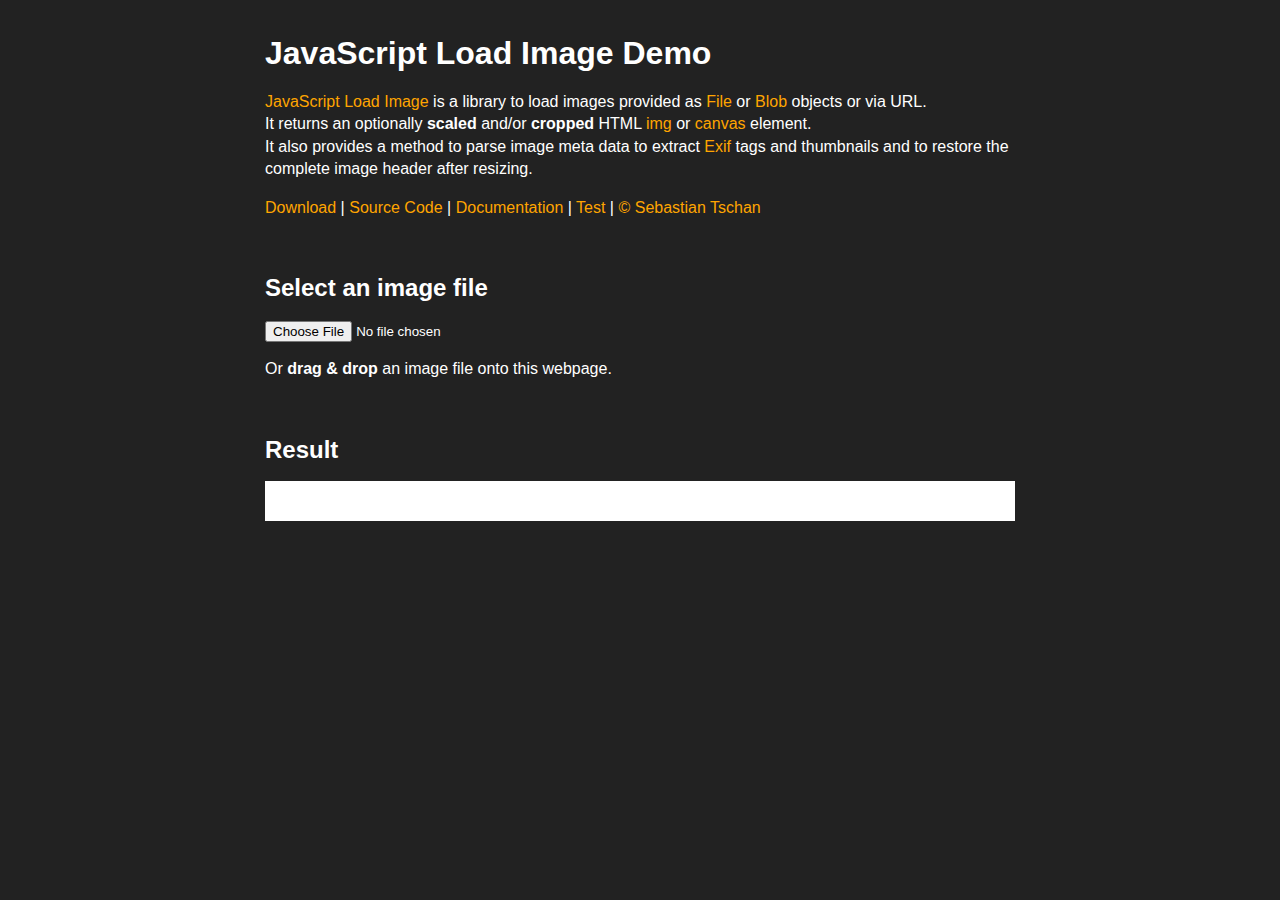
<file: static/RichFilemanager/scripts/JavaScript-Load-Image/index.html>
<!DOCTYPE HTML>
<!--
/*
 * JavaScript Load Image Demo
 * https://github.com/blueimp/JavaScript-Load-Image
 *
 * Copyright 2011, Sebastian Tschan
 * https://blueimp.net
 *
 * Licensed under the MIT license:
 * http://www.opensource.org/licenses/MIT
 */
-->
<html lang="en">
<head>
<!--[if IE]>
<meta http-equiv="X-UA-Compatible" content="IE=edge,chrome=1">
<![endif]-->
<meta charset="utf-8">
<title>JavaScript Load Image</title>
<meta name="description" content="JavaScript Load Image is a library to load images provided as File or Blob objects or via URL. It returns an optionally scaled and/or cropped HTML img or canvas element. It also provides a method to parse image meta data to extract Exif tags and thumbnails and to restore the complete image header after resizing.">
<meta name="viewport" content="width=device-width, initial-scale=1.0">
<!-- Jcrop is not required by JavaScript Load Image, but included for the demo -->
<link rel="stylesheet" href="css/vendor/jquery.Jcrop.css">
<link rel="stylesheet" href="css/demo.css">
</head>
<body>
<h1>JavaScript Load Image Demo</h1>
<p><a href="https://github.com/blueimp/JavaScript-Load-Image">JavaScript Load Image</a> is a library to load images provided as <a href="https://developer.mozilla.org/en/DOM/File">File</a> or <a href="https://developer.mozilla.org/en/DOM/Blob">Blob</a> objects or via URL.<br>
It returns an optionally <strong>scaled</strong> and/or <strong>cropped</strong> HTML <a href="https://developer.mozilla.org/en/docs/HTML/Element/Img">img</a> or <a href="https://developer.mozilla.org/en/docs/HTML/Canvas">canvas</a> element.<br>
It also provides a method to parse image meta data to extract <a href="https://en.wikipedia.org/wiki/Exif">Exif</a> tags and thumbnails and to restore the complete image header after resizing.</p>
<ul class="navigation">
    <li><a href="https://github.com/blueimp/JavaScript-Load-Image/tags">Download</a></li>
    <li><a href="https://github.com/blueimp/JavaScript-Load-Image">Source Code</a></li>
    <li><a href="https://github.com/blueimp/JavaScript-Load-Image/blob/master/README.md">Documentation</a></li>
    <li><a href="test/">Test</a></li>
    <li><a href="https://blueimp.net">&copy; Sebastian Tschan</a></li>
</ul>
<br>
<h2>Select an image file</h2>
<p><input type="file" id="file-input"></p>
<p>Or <strong>drag &amp; drop</strong> an image file onto this webpage.</p>
<br>
<h2>Result</h2>
<p id="actions" style="display:none;">
	<button type="button" id="edit">Edit</button>
	<button type="button" id="crop">Crop</button>
</p>
<div id="result" class="result">
    <p>This demo works only in browsers with support for the <a href="https://developer.mozilla.org/en/DOM/window.URL">URL</a> or <a href="https://developer.mozilla.org/en/DOM/FileReader">FileReader</a> API.</p>
</div>
<br>
<div id="exif" class="exif" style="display:none;">
    <h2>Exif meta data</h2>
    <p id="thumbnail" class="thumbnail" style="display:none;"></p>
    <table></table>
</div>
<br>
<script src="js/load-image.js"></script>
<script src="js/load-image-orientation.js"></script>
<script src="js/load-image-meta.js"></script>
<script src="js/load-image-exif.js"></script>
<script src="js/load-image-exif-map.js"></script>
<!-- jQuery and Jcrop are not required by JavaScript Load Image, but included for the demo -->
<script src="js/vendor/jquery.js"></script>
<script src="js/vendor/jquery.Jcrop.js"></script>
<script src="js/demo.js"></script>
</body>
</html>
</file>
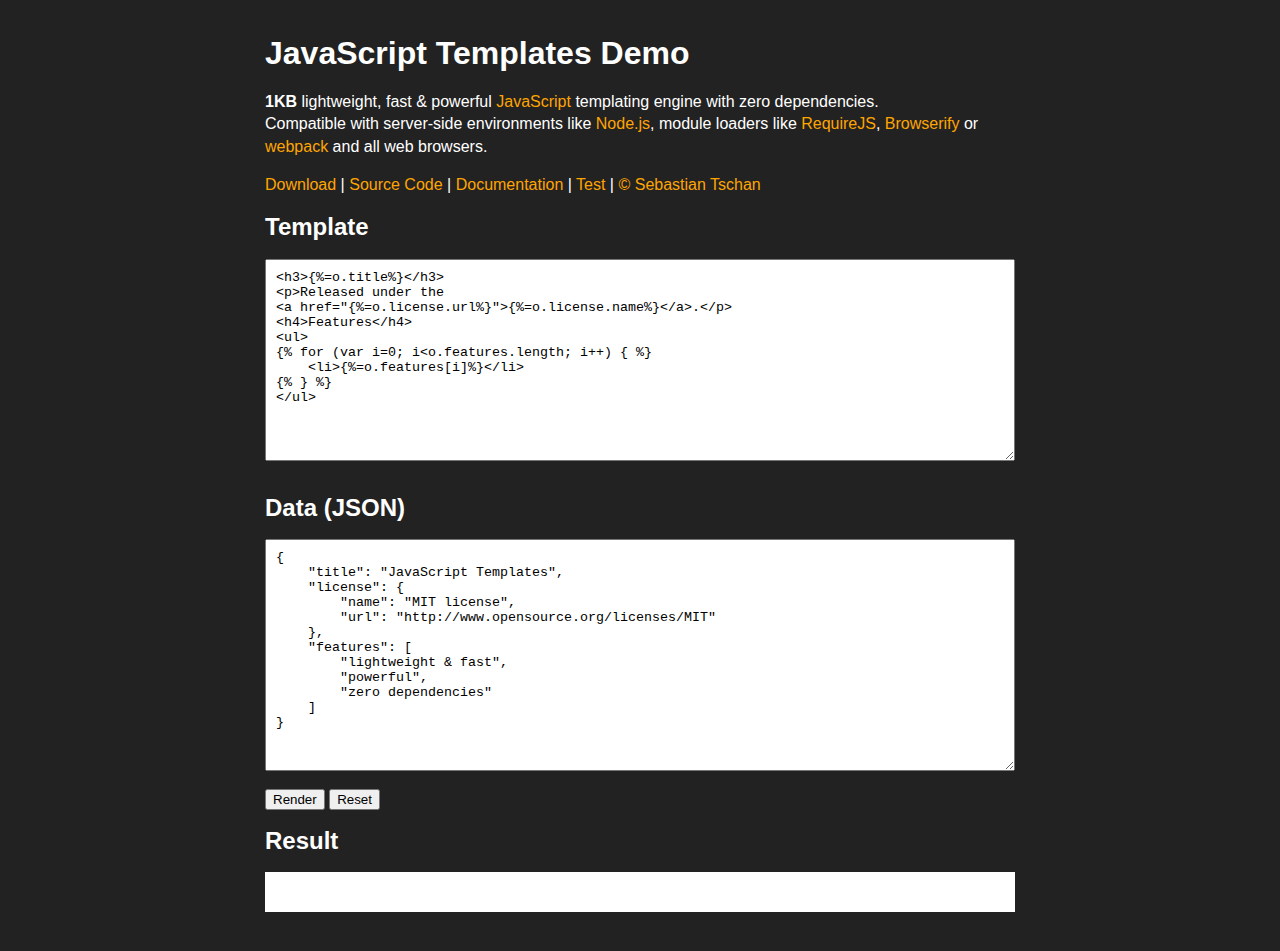
<file: static/RichFilemanager/scripts/javascript-templates/index.html>
<!DOCTYPE HTML>
<!--
/*
 * JavaScript Templates Demo
 * https://github.com/blueimp/JavaScript-Templates
 *
 * Copyright 2011, Sebastian Tschan
 * https://blueimp.net
 *
 * Licensed under the MIT license:
 * http://www.opensource.org/licenses/MIT
 */
-->
<html lang="en">
<head>
<!--[if IE]>
<meta http-equiv="X-UA-Compatible" content="IE=edge,chrome=1">
<![endif]-->
<meta charset="utf-8">
<title>JavaScript Templates Demo</title>
<meta name="description" content="1KB lightweight, fast &amp; powerful JavaScript templating engine with zero dependencies. Compatible with server-side environments like Node.js, module loaders like RequireJS, Browserify or webpack and all web browsers.">
<meta name="viewport" content="width=device-width, initial-scale=1.0">
<link rel="stylesheet" href="css/demo.css">
</head>
<body>
<h1>JavaScript Templates Demo</h1>
<p><strong>1KB</strong> lightweight, fast &amp; powerful <a href="https://developer.mozilla.org/en/JavaScript/">JavaScript</a> templating engine with zero dependencies.<br>
Compatible with server-side environments like <a href="http://nodejs.org/">Node.js</a>, module loaders like <a href="http://requirejs.org/">RequireJS</a>, <a href="http://browserify.org/">Browserify</a> or <a href="https://webpack.github.io/">webpack</a> and all web browsers.</p>
<ul class="navigation">
    <li><a href="https://github.com/blueimp/JavaScript-Templates/tags">Download</a></li>
    <li><a href="https://github.com/blueimp/JavaScript-Templates">Source Code</a></li>
    <li><a href="https://github.com/blueimp/JavaScript-Templates/blob/master/README.md">Documentation</a></li>
    <li><a href="test/">Test</a></li>
    <li><a href="https://blueimp.net">&copy; Sebastian Tschan</a></li>
</ul>
<form>
    <h2>Template</h2>
    <textarea rows="12" id="template"></textarea>
    <br>
    <h2>Data (JSON)</h2>
    <textarea rows="14" id="data"></textarea>
    <br>
    <button type="submit" id="render">Render</button>
    <button type="reset" id="reset">Reset</button>
    <h2>Result</h2>
    <div id="result" class="result"></div>
    <br>
</form>
<script type="text/x-tmpl" id="tmpl-demo">
<h3>{%=o.title%}</h3>
<p>Released under the
<a href="{%=o.license.url%}">{%=o.license.name%}</a>.</p>
<h4>Features</h4>
<ul>
{% for (var i=0; i<o.features.length; i++) { %}
    <li>{%=o.features[i]%}</li>
{% } %}
</ul>
</script>
<script type="text/x-tmpl" id="tmpl-data">
{
    "title": "JavaScript Templates",
    "license": {
        "name": "MIT license",
        "url": "http://www.opensource.org/licenses/MIT"
    },
    "features": [
        "lightweight & fast",
        "powerful",
        "zero dependencies"
    ]
}
</script>
<script type="text/x-tmpl" id="tmpl-error">
<h3 class="error">{%=o.title%}</h3>
<code>{%=o.error%}</code>
</script>
<script src="js/tmpl.js"></script>
<script src="js/demo.js"></script>
</body>
</html>
</file>
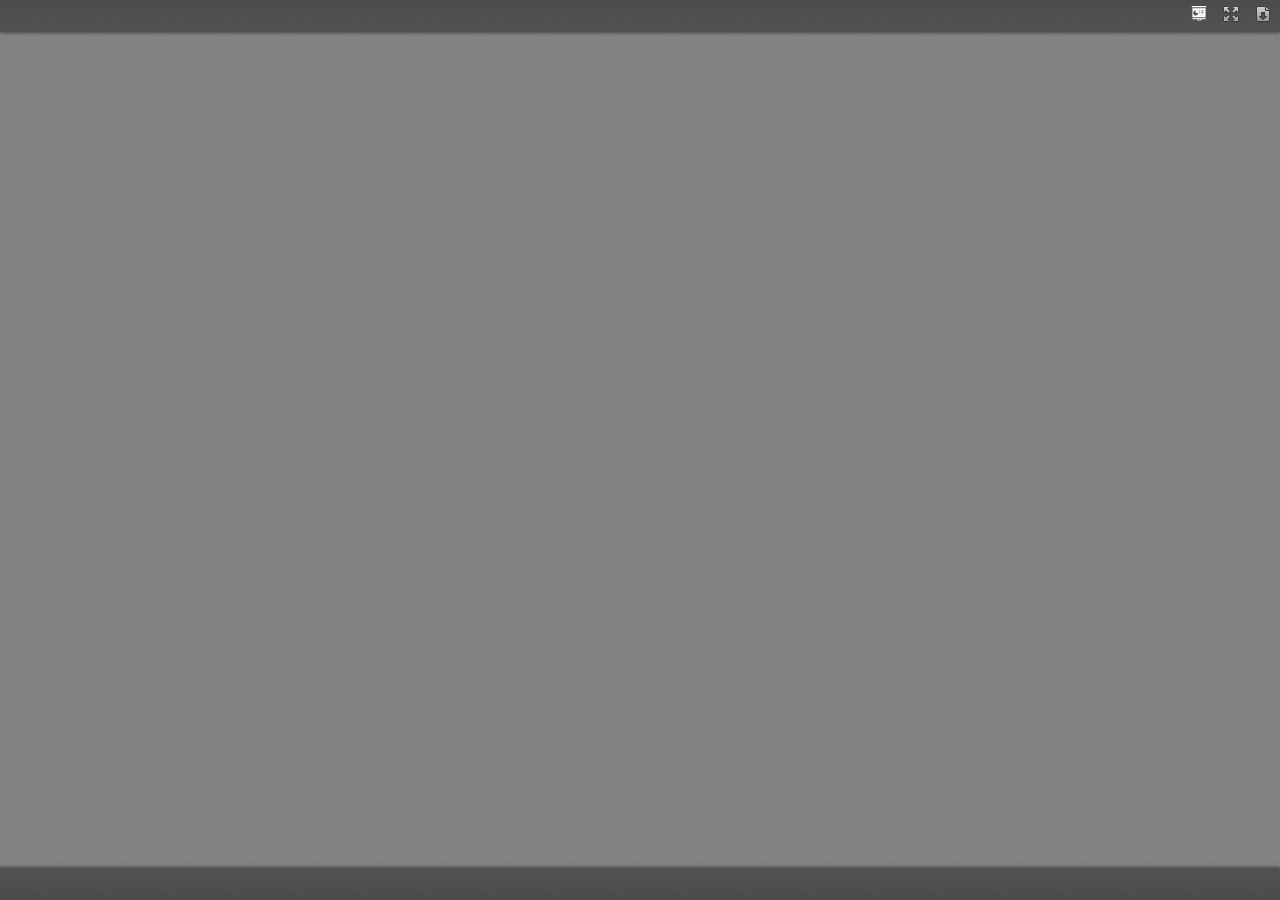
<file: static/RichFilemanager/scripts/ViewerJS/index.html>
<!DOCTYPE html>
<html dir="ltr" lang="en-US">
    <head>
        <meta http-equiv="Content-Type" content="text/html; charset=utf-8"/>
        <style>
            /*remove copyright*/
            #about {display:none !important;}
        </style>

<!--
This is a generated file. DO NOT EDIT.

Copyright (C) 2012-2015 KO GmbH <copyright@kogmbh.com>

@licstart
This file is the compiled version of the ViewerJS module.

ViewerJS is free software: you can redistribute it and/or modify it
under the terms of the GNU Affero General Public License (GNU AGPL)
as published by the Free Software Foundation, either version 3 of
the License, or (at your option) any later version.

ViewerJS is distributed in the hope that it will be useful, but
WITHOUT ANY WARRANTY; without even the implied warranty of
MERCHANTABILITY or FITNESS FOR A PARTICULAR PURPOSE.  See the
GNU Affero General Public License for more details.

You should have received a copy of the GNU Affero General Public License
along with ViewerJS.  If not, see <http://www.gnu.org/licenses/>.
@licend

@source: http://viewerjs.org/
@source: http://github.com/kogmbh/ViewerJS
-->

        <title>ViewerJS</title>
        <!-- If you want to use custom CSS (@font-face rules, for example) you should uncomment
             the following reference and use a local.css file for that. See the example.local.css
             file for a sample.
        <link rel="stylesheet" type="text/css" href="local.css" media="screen"/>
        -->
        <meta name="viewport" content="width=device-width, initial-scale=1.0, user-scalable=no, minimum-scale=1.0, maximum-scale=1.0"/>
                <script type="text/javascript">
            ////<![CDATA[
var ODFViewerPlugin_css="@namespace cursor url(urn:webodf:names:cursor);.caret {opacity: 0 !important;}";function ODFViewerPlugin(){function b(b){var a=document.createElement("script");a.async=!1;a.src="./webodf.js";a.type="text/javascript";a.onload=function(){runtime.loadClass("gui.HyperlinkClickHandler");runtime.loadClass("odf.OdfCanvas");runtime.loadClass("ops.Session");runtime.loadClass("gui.CaretManager");runtime.loadClass("gui.HyperlinkTooltipView");runtime.loadClass("gui.SessionController");runtime.loadClass("gui.SvgSelectionView");runtime.loadClass("gui.SelectionViewManager");runtime.loadClass("gui.ShadowCursor");
runtime.loadClass("gui.SessionView");b()};document.head.appendChild(a);a=document.createElementNS(document.head.namespaceURI,"style");a.setAttribute("media","screen, print, handheld, projection");a.setAttribute("type","text/css");a.appendChild(document.createTextNode(ODFViewerPlugin_css));document.head.appendChild(a)}var r=this,f=null,x=null,s=null,k=null;this.initialize=function(q,a){b(function(){var e,c,b,q,l,z,u,v;x=document.getElementById("canvas");f=new odf.OdfCanvas(x);f.load(a);f.addListener("statereadychange",
function(){s=f.odfContainer().rootElement;k=f.odfContainer().getDocumentType(s);if("text"===k){f.enableAnnotations(!0,!1);e=new ops.Session(f);b=e.getOdtDocument();q=new gui.ShadowCursor(b);c=new gui.SessionController(e,"localuser",q,{});v=c.getEventManager();z=new gui.CaretManager(c,f.getViewport());l=new gui.SelectionViewManager(gui.SvgSelectionView);new gui.SessionView({caretAvatarsInitiallyVisible:!1},"localuser",e,c.getSessionConstraints(),z,l);l.registerCursor(q);u=new gui.HyperlinkTooltipView(f,
c.getHyperlinkClickHandler().getModifier);v.subscribe("mousemove",u.showTooltip);v.subscribe("mouseout",u.hideTooltip);var a=new ops.OpAddMember;a.init({memberid:"localuser",setProperties:{fillName:runtime.tr("Unknown Author"),color:"blue"}});e.enqueue([a]);c.insertLocalCursor()}r.onLoad()})})};this.isSlideshow=function(){return"presentation"===k};this.onLoad=function(){};this.fitToWidth=function(b){f.fitToWidth(b)};this.fitToHeight=function(b){f.fitToHeight(b)};this.fitToPage=function(b,a){f.fitToContainingElement(b,
a)};this.fitSmart=function(b){f.fitSmart(b)};this.getZoomLevel=function(){return f.getZoomLevel()};this.setZoomLevel=function(b){f.setZoomLevel(b)};this.getPages=function(){var b=Array.prototype.slice.call(s.getElementsByTagNameNS("urn:oasis:names:tc:opendocument:xmlns:drawing:1.0","page")),a=[],e,c;for(e=0;e<b.length;e+=1)c=[b[e].getAttribute("draw:name"),b[e]],a.push(c);return a};this.showPage=function(b){f.showPage(b)};this.getPluginName=function(){return"WebODF"};this.getPluginVersion=function(){return"undefined"!==
String(typeof webodf)?webodf.Version:"Unknown"};this.getPluginURL=function(){return"http://webodf.org"}};var PDFViewerPlugin_css=".page {margin: 7px auto 7px auto;position: relative;overflow: hidden;background-clip: content-box;background-color: white;box-shadow:         0px 0px 7px rgba(0, 0, 0, 0.75);-webkit-box-shadow: 0px 0px 7px rgba(0, 0, 0, 0.75);-moz-box-shadow:    0px 0px 7px rgba(0, 0, 0, 0.75);-ms-box-shadow:    0px 0px 7px rgba(0, 0, 0, 0.75);-o-box-shadow:    0px 0px 7px rgba(0, 0, 0, 0.75);}.textLayer {position: absolute;left: 0;top: 0;right: 0;bottom: 0;color: #000;font-family: sans-serif;overflow: hidden;}.textLayer > div {color: transparent;position: absolute;line-height: 1;white-space: pre;cursor: text;}::selection { background:rgba(0,0,255,0.3); }::-moz-selection { background:rgba(0,0,255,0.3); }";function PDFViewerPlugin(){function b(d,a){var b=document.createElement("script");b.async=!1;b.src=d;b.type="text/javascript";b.onload=a||b.onload;document.getElementsByTagName("head")[0].appendChild(b)}function r(d){var a;b("./compatibility.js",function(){b("./pdf.js");b("./ui_utils.js");b("./text_layer_builder.js");b("./pdfjsversion.js",d)});a=document.createElementNS(document.head.namespaceURI,"style");a.setAttribute("media","screen, print, handheld, projection");a.setAttribute("type","text/css");
a.appendChild(document.createTextNode(PDFViewerPlugin_css));document.head.appendChild(a)}function f(d){if("none"===d.style.display)return!1;var a=u.scrollTop,b=a+u.clientHeight,c=d.offsetTop;d=c+d.clientHeight;return c>=a&&c<b||d>=a&&d<b||c<a&&d>=b}function x(d,a,b){var e=c[d.pageIndex],f=e.getElementsByTagName("canvas")[0],h=e.getElementsByTagName("div")[0],k="scale("+g+", "+g+")";e.style.width=a+"px";e.style.height=b+"px";f.width=a;f.height=b;h.style.width=a+"px";h.style.height=b+"px";CustomStyle.setProp("transform",
h,k);CustomStyle.setProp("transformOrigin",h,"0% 0%");t[d.pageIndex]=t[d.pageIndex]===l.RUNNING?l.RUNNINGOUTDATED:l.BLANK}function s(d){var a,b;t[d.pageIndex]===l.BLANK&&(t[d.pageIndex]=l.RUNNING,a=c[d.pageIndex],b=B[d.pageIndex],a=a.getElementsByTagName("canvas")[0],d.render({canvasContext:a.getContext("2d"),textLayer:b,viewport:d.getViewport(g)}).promise.then(function(){t[d.pageIndex]===l.RUNNINGOUTDATED?(t[d.pageIndex]=l.BLANK,s(d)):t[d.pageIndex]=l.FINISHED}))}function k(){var d=!a.isSlideshow();
c.forEach(function(a){d&&(a.style.display="block");u.appendChild(a)});a.showPage(1);a.onLoad()}function q(d){var a,b,f,m,h,n;a=d.pageIndex+1;n=d.getViewport(g);h=document.createElement("div");h.id="pageContainer"+a;h.className="page";h.style.display="none";m=document.createElement("canvas");m.id="canvas"+a;b=document.createElement("div");b.className="textLayer";b.id="textLayer"+a;h.appendChild(m);h.appendChild(b);e[d.pageIndex]=d;c[d.pageIndex]=h;t[d.pageIndex]=l.BLANK;x(d,n.width,n.height);y<n.width&&
(y=n.width);w<n.height&&(w=n.height);n.width<n.height&&(p=!1);f=new TextLayerBuilder({textLayerDiv:b,viewport:n,pageIndex:a-1});d.getTextContent().then(function(a){f.setTextContent(a);f.render(z)});B[d.pageIndex]=f;E+=1;E===v.numPages&&k()}var a=this,e=[],c=[],B=[],t=[],l={BLANK:0,RUNNING:1,FINISHED:2,RUNNINGOUTDATED:3},z=200,u=null,v=null,p=!0,g=1,A=1,y=0,w=0,E=0;this.initialize=function(a,b){var c;r(function(){PDFJS.workerSrc="./pdf.worker.js";PDFJS.getDocument(b).then(function(b){v=b;u=a;for(c=
0;c<v.numPages;c+=1)v.getPage(c+1).then(q)})})};this.isSlideshow=function(){return p};this.onLoad=function(){};this.getPages=function(){return c};this.fitToWidth=function(d){y!==d&&(d/=y,a.setZoomLevel(d))};this.fitToHeight=function(d){w!==d&&(d/=w,a.setZoomLevel(d))};this.fitToPage=function(d,b){var c=d/y;b/w<c&&(c=b/w);a.setZoomLevel(c)};this.fitSmart=function(d,b){var c=d/y;b&&b/w<c&&(c=b/w);c=Math.min(1,c);a.setZoomLevel(c)};this.setZoomLevel=function(a){var b;if(g!==a)for(g=a,a=0;a<e.length;a+=
1)b=e[a].getViewport(g),x(e[a],b.width,b.height)};this.getZoomLevel=function(){return g};this.onScroll=function(){var a;for(a=0;a<c.length;a+=1)f(c[a])&&s(e[a])};this.getPageInView=function(){var b;if(a.isSlideshow())return A;for(b=0;b<c.length;b+=1)if(f(c[b]))return b+1};this.showPage=function(b){a.isSlideshow()?(c[A-1].style.display="none",A=b,s(e[b-1]),c[b-1].style.display="block"):(b=c[b-1],b.parentNode.scrollTop=b.offsetTop)};this.getPluginName=function(){return"PDF.js"};this.getPluginVersion=
function(){return"undefined"!==String(typeof pdfjs_version)?pdfjs_version:"From Source"};this.getPluginURL=function(){return"https://github.com/mozilla/pdf.js/"}};var ViewerJS_version="0.5.9";var viewer_css="* {padding: 0;margin: 0;}html > body {font-family: sans-serif;overflow: hidden;}.titlebar > span,.toolbarLabel,input,button,select {font: message-box;}#titlebar {position: absolute;z-index: 2;top: 0px;left: 0px;height: 32px;width: 100%;overflow: hidden;-webkit-box-shadow: 0px 1px 3px rgba(50, 50, 50, 0.75);-moz-box-shadow:    0px 1px 3px rgba(50, 50, 50, 0.75);box-shadow:         0px 1px 3px rgba(50, 50, 50, 0.75);background-image: url(images/texture.png), linear-gradient(rgba(69, 69, 69, .95), rgba(82, 82, 82, .99));background-image: url(images/texture.png), -webkit-linear-gradient(rgba(69, 69, 69, .95), rgba(82, 82, 82, .99));background-image: url(images/texture.png), -moz-linear-gradient(rgba(69, 69, 69, .95), rgba(82, 82, 82, .99));background-image: url(images/texture.png), -ms-linear-gradient(rgba(69, 69, 69, .95), rgba(82, 82, 82, .99));background-image: url(images/texture.png), -o-linear-gradient(rgba(69, 69, 69, .95), rgba(82, 82, 82, .99));}#titlebar a, #aboutDialog a, #titlebar a:visited, #aboutDialog a:visited {color: #ccc;}#documentName {margin-right: 10px;margin-left: 10px;margin-top: 8px;color: #F2F2F2;line-height: 14px;font-family: sans-serif;}#documentName {font-size: 14px;}#toolbarContainer {position: absolute;z-index: 2;bottom: 0px;left: 0px;height: 32px;width: 100%;overflow: hidden;-webkit-box-shadow: 0px -1px 3px rgba(50, 50, 50, 0.75);-moz-box-shadow:    0px -1px 3px rgba(50, 50, 50, 0.75);box-shadow:         0px -1px 3px rgba(50, 50, 50, 0.75);background-image: url(images/texture.png), linear-gradient(rgba(82, 82, 82, .99), rgba(69, 69, 69, .95));background-image: url(images/texture.png), -webkit-linear-gradient(rgba(82, 82, 82, .99), rgba(69, 69, 69, .95));background-image: url(images/texture.png), -moz-linear-gradient(rgba(82, 82, 82, .99), rgba(69, 69, 69, .95));background-image: url(images/texture.png), -ms-linear-gradient(rgba(82, 82, 82, .99), rgba(69, 69, 69, .95));background-image: url(images/texture.png), -o-linear-gradient(rgba(82, 82, 82, .99), rgba(69, 69, 69, .95));}#toolbar {position: relative;}#toolbarMiddleContainer, #toolbarLeft {visibility: hidden;}html[dir='ltr'] #toolbarLeft {margin-left: -1px;}html[dir='rtl'] #toolbarRight,html[dir='rtl'] #titlebarRight {margin-left: -1px;}html[dir='ltr'] #toolbarLeft,html[dir='rtl'] #toolbarRight,html[dir='rtl'] #titlebarRight {position: absolute;top: 0;left: 0;}html[dir='rtl'] #toolbarLeft,html[dir='ltr'] #toolbarRight,html[dir='ltr'] #titlebarRight {position: absolute;top: 0;right: 0;}html[dir='ltr'] #toolbarLeft > *,html[dir='ltr'] #toolbarMiddle > *,html[dir='ltr'] #toolbarRight > *,html[dir='ltr'] #titlebarRight > * {float: left;}html[dir='rtl'] #toolbarLeft > *,html[dir='rtl'] #toolbarMiddle > *,html[dir='rtl'] #toolbarRight > *,html[dir='rtl'] #titlebarRight > * {float: right;}html[dir='ltr'] .outerCenter {float: right;position: relative;right: 50%;}html[dir='rtl'] .outerCenter {float: left;position: relative;left: 50%;}html[dir='ltr'] .innerCenter {float: right;position: relative;right: -50%;}html[dir='rtl'] .innerCenter {float: left;position: relative;left: -50%;}html[dir='ltr'] .splitToolbarButton {margin: 3px 2px 4px 0;display: inline-block;}html[dir='rtl'] .splitToolbarButton {margin: 3px 0 4px 2px;display: inline-block;}html[dir='ltr'] .splitToolbarButton > .toolbarButton {border-radius: 0;float: left;}html[dir='rtl'] .splitToolbarButton > .toolbarButton {border-radius: 0;float: right;}.splitToolbarButton.toggled .toolbarButton {margin: 0;}.toolbarButton {border: 0 none;background-color: rgba(0, 0, 0, 0);min-width: 32px;height: 25px;border-radius: 2px;background-image: none;}html[dir='ltr'] .toolbarButton,html[dir='ltr'] .dropdownToolbarButton {margin: 3px 2px 4px 0;}html[dir='rtl'] .toolbarButton,html[dir='rtl'] .dropdownToolbarButton {margin: 3px 0 4px 2px;}.toolbarButton:hover,.toolbarButton:focus,.dropdownToolbarButton {background-color: hsla(0,0%,0%,.12);background-image: linear-gradient(hsla(0,0%,100%,.05), hsla(0,0%,100%,0));background-image: -webkit-linear-gradient(hsla(0,0%,100%,.05), hsla(0,0%,100%,0));background-image: -moz-linear-gradient(hsla(0,0%,100%,.05), hsla(0,0%,100%,0));background-image: -ms-linear-gradient(hsla(0,0%,100%,.05), hsla(0,0%,100%,0));background-image: -o-linear-gradient(hsla(0,0%,100%,.05), hsla(0,0%,100%,0));background-clip: padding-box;border: 1px solid hsla(0,0%,0%,.35);border-color: hsla(0,0%,0%,.32) hsla(0,0%,0%,.38) hsla(0,0%,0%,.42);box-shadow: 0 1px 0 hsla(0,0%,100%,.05) inset,0 0 1px hsla(0,0%,100%,.15) inset,0 1px 0 hsla(0,0%,100%,.05);}.toolbarButton:hover:active,.dropdownToolbarButton:hover:active {background-color: hsla(0,0%,0%,.2);background-image: linear-gradient(hsla(0,0%,100%,.05), hsla(0,0%,100%,0));background-image: -webkit-linear-gradient(hsla(0,0%,100%,.05), hsla(0,0%,100%,0));background-image: -moz-linear-gradient(hsla(0,0%,100%,.05), hsla(0,0%,100%,0));background-image: -ms-linear-gradient(hsla(0,0%,100%,.05), hsla(0,0%,100%,0));background-image: -o-linear-gradient(hsla(0,0%,100%,.05), hsla(0,0%,100%,0));border-color: hsla(0,0%,0%,.35) hsla(0,0%,0%,.4) hsla(0,0%,0%,.45);box-shadow: 0 1px 1px hsla(0,0%,0%,.1) inset,0 0 1px hsla(0,0%,0%,.2) inset,0 1px 0 hsla(0,0%,100%,.05);}.splitToolbarButton:hover > .toolbarButton,.splitToolbarButton:focus > .toolbarButton,.splitToolbarButton.toggled > .toolbarButton,.toolbarButton.textButton {background-color: hsla(0,0%,0%,.12);background-image: -webkit-linear-gradient(hsla(0,0%,100%,.05), hsla(0,0%,100%,0));background-image: -moz-linear-gradient(hsla(0,0%,100%,.05), hsla(0,0%,100%,0));background-image: -ms-linear-gradient(hsla(0,0%,100%,.05), hsla(0,0%,100%,0));background-image: -o-linear-gradient(hsla(0,0%,100%,.05), hsla(0,0%,100%,0));background-image: linear-gradient(hsla(0,0%,100%,.05), hsla(0,0%,100%,0));background-clip: padding-box;border: 1px solid hsla(0,0%,0%,.35);border-color: hsla(0,0%,0%,.32) hsla(0,0%,0%,.38) hsla(0,0%,0%,.42);box-shadow: 0 1px 0 hsla(0,0%,100%,.05) inset,0 0 1px hsla(0,0%,100%,.15) inset,0 1px 0 hsla(0,0%,100%,.05);-webkit-transition-property: background-color, border-color, box-shadow;-webkit-transition-duration: 150ms;-webkit-transition-timing-function: ease;-moz-transition-property: background-color, border-color, box-shadow;-moz-transition-duration: 150ms;-moz-transition-timing-function: ease;-ms-transition-property: background-color, border-color, box-shadow;-ms-transition-duration: 150ms;-ms-transition-timing-function: ease;-o-transition-property: background-color, border-color, box-shadow;-o-transition-duration: 150ms;-o-transition-timing-function: ease;transition-property: background-color, border-color, box-shadow;transition-duration: 150ms;transition-timing-function: ease;}.splitToolbarButton > .toolbarButton:hover,.splitToolbarButton > .toolbarButton:focus,.dropdownToolbarButton:hover,.toolbarButton.textButton:hover,.toolbarButton.textButton:focus {background-color: hsla(0,0%,0%,.2);box-shadow: 0 1px 0 hsla(0,0%,100%,.05) inset,0 0 1px hsla(0,0%,100%,.15) inset,0 0 1px hsla(0,0%,0%,.05);z-index: 199;}.splitToolbarButton:hover > .toolbarButton,.splitToolbarButton:focus > .toolbarButton,.splitToolbarButton.toggled > .toolbarButton,.toolbarButton.textButton {background-color: hsla(0,0%,0%,.12);background-image: -webkit-linear-gradient(hsla(0,0%,100%,.05), hsla(0,0%,100%,0));background-image: -moz-linear-gradient(hsla(0,0%,100%,.05), hsla(0,0%,100%,0));background-image: -ms-linear-gradient(hsla(0,0%,100%,.05), hsla(0,0%,100%,0));background-image: -o-linear-gradient(hsla(0,0%,100%,.05), hsla(0,0%,100%,0));background-image: linear-gradient(hsla(0,0%,100%,.05), hsla(0,0%,100%,0));background-clip: padding-box;border: 1px solid hsla(0,0%,0%,.35);border-color: hsla(0,0%,0%,.32) hsla(0,0%,0%,.38) hsla(0,0%,0%,.42);box-shadow: 0 1px 0 hsla(0,0%,100%,.05) inset,0 0 1px hsla(0,0%,100%,.15) inset,0 1px 0 hsla(0,0%,100%,.05);-webkit-transition-property: background-color, border-color, box-shadow;-webkit-transition-duration: 150ms;-webkit-transition-timing-function: ease;-moz-transition-property: background-color, border-color, box-shadow;-moz-transition-duration: 150ms;-moz-transition-timing-function: ease;-ms-transition-property: background-color, border-color, box-shadow;-ms-transition-duration: 150ms;-ms-transition-timing-function: ease;-o-transition-property: background-color, border-color, box-shadow;-o-transition-duration: 150ms;-o-transition-timing-function: ease;transition-property: background-color, border-color, box-shadow;transition-duration: 150ms;transition-timing-function: ease;}.splitToolbarButton > .toolbarButton:hover,.splitToolbarButton > .toolbarButton:focus,.dropdownToolbarButton:hover,.toolbarButton.textButton:hover,.toolbarButton.textButton:focus {background-color: hsla(0,0%,0%,.2);box-shadow: 0 1px 0 hsla(0,0%,100%,.05) inset,0 0 1px hsla(0,0%,100%,.15) inset,0 0 1px hsla(0,0%,0%,.05);z-index: 199;}.dropdownToolbarButton {border: 1px solid #333 !important;}.toolbarButton,.dropdownToolbarButton {min-width: 16px;padding: 2px 6px 2px;border: 1px solid transparent;border-radius: 2px;color: hsl(0,0%,95%);font-size: 12px;line-height: 14px;-webkit-user-select:none;-moz-user-select:none;-ms-user-select:none;cursor: default;-webkit-transition-property: background-color, border-color, box-shadow;-webkit-transition-duration: 150ms;-webkit-transition-timing-function: ease;-moz-transition-property: background-color, border-color, box-shadow;-moz-transition-duration: 150ms;-moz-transition-timing-function: ease;-ms-transition-property: background-color, border-color, box-shadow;-ms-transition-duration: 150ms;-ms-transition-timing-function: ease;-o-transition-property: background-color, border-color, box-shadow;-o-transition-duration: 150ms;-o-transition-timing-function: ease;transition-property: background-color, border-color, box-shadow;transition-duration: 150ms;transition-timing-function: ease;}html[dir='ltr'] .toolbarButton,html[dir='ltr'] .dropdownToolbarButton {margin: 3px 2px 4px 0;}html[dir='rtl'] .toolbarButton,html[dir='rtl'] .dropdownToolbarButton {margin: 3px 0 4px 2px;}.splitToolbarButton:hover > .splitToolbarButtonSeparator,.splitToolbarButton.toggled > .splitToolbarButtonSeparator {padding: 12px 0;margin: 0;box-shadow: 0 0 0 1px hsla(0,0%,100%,.03);-webkit-transition-property: padding;-webkit-transition-duration: 10ms;-webkit-transition-timing-function: ease;-moz-transition-property: padding;-moz-transition-duration: 10ms;-moz-transition-timing-function: ease;-ms-transition-property: padding;-ms-transition-duration: 10ms;-ms-transition-timing-function: ease;-o-transition-property: padding;-o-transition-duration: 10ms;-o-transition-timing-function: ease;transition-property: padding;transition-duration: 10ms;transition-timing-function: ease;}.toolbarButton.toggled:hover:active,.splitToolbarButton > .toolbarButton:hover:active {background-color: hsla(0,0%,0%,.4);border-color: hsla(0,0%,0%,.4) hsla(0,0%,0%,.5) hsla(0,0%,0%,.55);box-shadow: 0 1px 1px hsla(0,0%,0%,.2) inset,0 0 1px hsla(0,0%,0%,.3) inset,0 1px 0 hsla(0,0%,100%,.05);}html[dir='ltr'] .splitToolbarButton > .toolbarButton:first-child,html[dir='rtl'] .splitToolbarButton > .toolbarButton:last-child {position: relative;margin: 0;margin-left: 4px;margin-right: -1px;border-top-left-radius: 2px;border-bottom-left-radius: 2px;border-right-color: transparent;}html[dir='ltr'] .splitToolbarButton > .toolbarButton:last-child,html[dir='rtl'] .splitToolbarButton > .toolbarButton:first-child {position: relative;margin: 0;margin-left: -1px;border-top-right-radius: 2px;border-bottom-right-radius: 2px;border-left-color: transparent;}.splitToolbarButtonSeparator {padding: 8px 0;width: 1px;background-color: hsla(0,0%,00%,.5);z-index: 99;box-shadow: 0 0 0 1px hsla(0,0%,100%,.08);display: inline-block;margin: 5px 0;}html[dir='ltr'] .splitToolbarButtonSeparator {float:left;}html[dir='rtl'] .splitToolbarButtonSeparator {float:right;}.dropdownToolbarButton {min-width: 120px;max-width: 120px;padding: 4px 2px 4px;overflow: hidden;background: url(images/toolbarButton-menuArrows.png) no-repeat;}.dropdownToolbarButton > select {-webkit-appearance: none;-moz-appearance: none;min-width: 140px;font-size: 12px;color: hsl(0,0%,95%);margin:0;padding:0;border:none;background: rgba(0,0,0,0);}.dropdownToolbarButton > select > option {background: hsl(0,0%,24%);}#pageWidthOption {border-bottom: 1px rgba(255, 255, 255, .5) solid;}html[dir='ltr'] .dropdownToolbarButton {background-position: 95%;}html[dir='rtl'] .dropdownToolbarButton {background-position: 5%;}.toolbarButton.fullscreen::before {display: inline-block;content: url(images/toolbarButton-fullscreen.png);}.toolbarButton.presentation::before {display: inline-block;content: url(images/toolbarButton-presentation.png);}.toolbarButton.download::before {display: inline-block;content: url(images/toolbarButton-download.png);}.toolbarButton.about {color: #F2F2F2;font-size: 14px;font-weight: bold;line-height: 14px;font-family: sans-serif;}.toolbarButton.about::before {display: inline-block;}.toolbarButton.zoomOut::before {display: inline-block;content: url(images/toolbarButton-zoomOut.png);}.toolbarButton.zoomIn::before {display: inline-block;content: url(images/toolbarButton-zoomIn.png);}.toolbarButton.pageUp::before {display: inline-block;content: url(images/toolbarButton-pageUp.png);}.toolbarButton.pageDown::before {display: inline-block;content: url(images/toolbarButton-pageDown.png);}.toolbarField.pageNumber {min-width: 16px;text-align: right;width: 40px;}.toolbarField {padding: 3px 6px;margin: 4px 0 4px 0;border: 1px solid transparent;border-radius: 2px;background-color: hsla(0,0%,100%,.09);background-image: -moz-linear-gradient(hsla(0,0%,100%,.05), hsla(0,0%,100%,0));background-clip: padding-box;border: 1px solid hsla(0,0%,0%,.35);border-color: hsla(0,0%,0%,.32) hsla(0,0%,0%,.38) hsla(0,0%,0%,.42);box-shadow: 0 1px 0 hsla(0,0%,0%,.05) inset,0 1px 0 hsla(0,0%,100%,.05);color: hsl(0,0%,95%);font-size: 12px;line-height: 14px;outline-style: none;-moz-transition-property: background-color, border-color, box-shadow;-moz-transition-duration: 150ms;-moz-transition-timing-function: ease;}.toolbarField.pageNumber::-webkit-inner-spin-button,.toolbarField.pageNumber::-webkit-outer-spin-button {-webkit-appearance: none;margin: 0;}.toolbarField:hover {background-color: hsla(0,0%,100%,.11);border-color: hsla(0,0%,0%,.4) hsla(0,0%,0%,.43) hsla(0,0%,0%,.45);}.toolbarField:focus {background-color: hsla(0,0%,100%,.15);border-color: hsla(204,100%,65%,.8) hsla(204,100%,65%,.85) hsla(204,100%,65%,.9);}.toolbarLabel {min-width: 16px;padding: 3px 6px 3px 2px;margin: 4px 2px 4px 0;border: 1px solid transparent;border-radius: 2px;color: hsl(0,0%,85%);font-size: 12px;line-height: 14px;text-align: left;-webkit-user-select:none;-moz-user-select:none;cursor: default;}#canvasContainer {overflow: auto;padding-top: 6px;padding-bottom: 6px;position: absolute;top: 32px;right: 0;bottom: 32px;left: 0;text-align: center;background-color: #888;background-image: url(images/texture.png);}#canvasContainer.slideshow {padding: 0;overflow: hidden;}#canvasContainer.slideshow > * {margin: auto;position: absolute;top: 0;left: 0;right: 0;bottom: 0;}.presentationMode {top: 0 !important;bottom: 0 !important;background-color: black !important;cursor: default !important;}#canvas {box-shadow:         0px 0px 7px rgba(0, 0, 0, 0.75);-webkit-box-shadow: 0px 0px 7px rgba(0, 0, 0, 0.75);-moz-box-shadow:    0px 0px 7px rgba(0, 0, 0, 0.75);-ms-box-shadow:    0px 0px 7px rgba(0, 0, 0, 0.75);-o-box-shadow:    0px 0px 7px rgba(0, 0, 0, 0.75);overflow: hidden;}#sliderContainer {visibility: hidden;}#overlayNavigator {position: absolute;width: 100%;height: 0;top: calc(50% - 50px);background-color: rgba(0, 0, 0, 0);z-index: 3;opacity: 0;-webkit-transition: opacity 1s ease-out;-moz-transition: opacity 1s ease-out;transition: opacity 1s ease-out;}#previousPage {float: left;margin-left: 10px;border-top: 50px solid transparent;border-bottom: 50px solid transparent;border-right: 50px solid black;opacity: 0.5;}#nextPage {float: right;margin-right: 10px;border-top: 50px solid transparent;border-bottom: 50px solid transparent;border-left: 50px solid black;opacity: 0.5;}#previousPage:active {opacity: 0.8;}#nextPage:active {opacity: 0.8;}#overlayCloseButton {position: absolute;top: 10px;right: 10px;z-index: 3;font-size: 35px;color: white;background-color: black;opacity: 0.5;width: 40px;height: 40px;-webkit-border-radius: 20px;-moz-border-radius: 20px;border-radius: 20px;text-align: center;cursor: pointer;display: none;}#overlayCloseButton:active {background-color: red;}#aboutDialogCentererTable {display: table;width:100%;height:100%;}#aboutDialogCentererCell {vertical-align: middle;text-align:center;display: table-cell;}#aboutDialog {width: 280px;background-color: #666;color: white;text-align: center;border-radius: 2px;box-shadow: 0px 1px 6px black;padding: 5px;font-style: sans-serif;display: inline-block;}#aboutDialog h1 {font-size: 25pt;}#aboutDialog p {font-size: 10pt;}#aboutDialog > * {margin: 10px;}#dialogOverlay {position: absolute;left: 0px;top: 0px;width:100%;height:100%;z-index: 3;background-color: rgba(0,0,0,.5);overflow: auto;display: none;}#blanked {display: none;cursor: none;position: absolute;left: 0px;top: 0px;width:100%;height:100%;z-index: 3;}";var viewerTouch_css="#canvasContainer {top: 0;bottom: 0;}#overlayNavigator {height: 100px;pointer-events: none;}#nextPage, #previousPage {pointer-events: all;}#titlebar, #toolbarContainer {background-color: rgba(0, 0, 0, 0.6);background-image: none;-webkit-transition: all 0.5s;-moz-transition: all 0.5s;transition: all 0.5s;}#titlebar {top: -32px;}#titlebar.viewer-touched {top: 0px;}#toolbarContainer {bottom: -32px;}#toolbarContainer.viewer-touched {bottom: 0px;}.viewer-touched {display: block;opacity: 1 !important;}#next, #previous {display: none;}";function Viewer(b,r){function f(){var a,c,d,e,g,f;f="undefined"!==String(typeof ViewerJS_version)?ViewerJS_version:"From Source";b&&(d=b.getPluginName(),e=b.getPluginVersion(),g=b.getPluginURL());a=document.createElement("div");a.id="aboutDialogCentererTable";c=document.createElement("div");c.id="aboutDialogCentererCell";I=document.createElement("div");I.id="aboutDialog";I.innerHTML='<h1>ViewerJS</h1><p>Open Source document viewer for webpages, built with HTML and JavaScript.</p><p>Learn more and get your own copy on the <a href="http://viewerjs.org/" target="_blank">ViewerJS website</a>.</p>'+
(b?'<p>Using the <a href = "'+g+'" target="_blank">'+d+'</a> (<span id = "pluginVersion">'+e+"</span>) plugin to show you this document.</p>":"")+"<p>Version "+f+'</p><p>Supported by <a href="https://nlnet.nl" target="_blank"><br><img src="images/nlnet.png" width="160" height="60" alt="NLnet Foundation"></a></p><p>Made by <a href="http://kogmbh.com" target="_blank"><br><img src="images/kogmbh.png" width="172" height="40" alt="KO GmbH"></a></p><button id = "aboutDialogCloseButton" class = "toolbarButton textButton">Close</button>';
K.appendChild(a);a.appendChild(c);c.appendChild(I);a=document.createElement("button");a.id="about";a.className="toolbarButton textButton about";a.title="About";a.innerHTML="ViewerJS";Q.appendChild(a);a.addEventListener("click",function(){K.style.display="block"});document.getElementById("aboutDialogCloseButton").addEventListener("click",function(){K.style.display="none"})}function x(a){var b=R.options,c,d=!1,e;for(e=0;e<b.length;e+=1)c=b[e],c.value!==a?c.selected=!1:d=c.selected=!0;return d}function s(a,
b){if(a!==g.getZoomLevel()){g.setZoomLevel(a);var c=document.createEvent("UIEvents");c.initUIEvent("scalechange",!1,!1,window,0);c.scale=a;c.resetAutoSettings=b;window.dispatchEvent(c)}}function k(){var a;if(b.onScroll)b.onScroll();b.getPageInView&&(a=b.getPageInView())&&(F=a,document.getElementById("pageNumber").value=a)}function q(a){window.clearTimeout(M);M=window.setTimeout(function(){k()},a)}function a(a,c){var d,e;if(d="custom"===a?parseFloat(document.getElementById("customScaleOption").textContent)/
100:parseFloat(a))s(d,!0);else{d=h.clientWidth-A;e=h.clientHeight-A;switch(a){case "page-actual":s(1,c);break;case "page-width":b.fitToWidth(d);break;case "page-height":b.fitToHeight(e);break;case "page-fit":b.fitToPage(d,e);break;case "auto":b.isSlideshow()?b.fitToPage(d+A,e+A):b.fitSmart(d)}x(a)}q(300)}function e(a){var b;return-1!==["auto","page-actual","page-width"].indexOf(a)?a:(b=parseFloat(a))&&y<=b&&b<=w?a:E}function c(a){a=parseInt(a,10);return isNaN(a)?1:a}function B(){D=!D;d&&!D&&g.togglePresentationMode()}
function t(){if(d||b.isSlideshow())n.className="viewer-touched",window.clearTimeout(N),N=window.setTimeout(function(){n.className=""},5E3)}function l(){C.classList.add("viewer-touched");G.classList.add("viewer-touched");window.clearTimeout(O);O=window.setTimeout(function(){z()},5E3)}function z(){C.classList.remove("viewer-touched");G.classList.remove("viewer-touched")}function u(){C.classList.contains("viewer-touched")?z():l()}function v(a){blanked.style.display="block";blanked.style.backgroundColor=
a;z()}function p(a,b){var c=document.getElementById(a);c.addEventListener("click",function(){b();c.blur()})}var g=this,A=40,y=0.25,w=4,E="auto",d=!1,D=!1,L=!1,J,m=document.getElementById("viewer"),h=document.getElementById("canvasContainer"),n=document.getElementById("overlayNavigator"),C=document.getElementById("titlebar"),G=document.getElementById("toolbarContainer"),P=document.getElementById("toolbarLeft"),S=document.getElementById("toolbarMiddleContainer"),R=document.getElementById("scaleSelect"),
K=document.getElementById("dialogOverlay"),Q=document.getElementById("toolbarRight"),I,H=[],F,M,N,O;this.initialize=function(){var d;d=e(r.zoom);J=r.documentUrl;document.title=r.title;var f=document.getElementById("documentName");f.innerHTML="";f.appendChild(f.ownerDocument.createTextNode(r.title));b.onLoad=function(){document.getElementById("pluginVersion").innerHTML=b.getPluginVersion();b.isSlideshow()?(h.classList.add("slideshow"),P.style.visibility="visible"):(S.style.visibility="visible",b.getPageInView&&
(P.style.visibility="visible"));L=!0;H=b.getPages();document.getElementById("numPages").innerHTML="of "+H.length;g.showPage(c(r.startpage));a(d);h.onscroll=k;q()};b.initialize(h,J)};this.showPage=function(a){0>=a?a=1:a>H.length&&(a=H.length);b.showPage(a);F=a;document.getElementById("pageNumber").value=F};this.showNextPage=function(){g.showPage(F+1)};this.showPreviousPage=function(){g.showPage(F-1)};this.download=function(){var a=J.split("#")[0];window.open(a+"#viewer.action=download","_parent")};
this.toggleFullScreen=function(){D?document.exitFullscreen?document.exitFullscreen():document.cancelFullScreen?document.cancelFullScreen():document.mozCancelFullScreen?document.mozCancelFullScreen():document.webkitExitFullscreen?document.webkitExitFullscreen():document.webkitCancelFullScreen?document.webkitCancelFullScreen():document.msExitFullscreen&&document.msExitFullscreen():m.requestFullscreen?m.requestFullscreen():m.mozRequestFullScreen?m.mozRequestFullScreen():m.webkitRequestFullscreen?m.webkitRequestFullscreen():
m.webkitRequestFullScreen?m.webkitRequestFullScreen(Element.ALLOW_KEYBOARD_INPUT):m.msRequestFullscreen&&m.msRequestFullscreen()};this.togglePresentationMode=function(){var b=document.getElementById("overlayCloseButton");d?("block"===blanked.style.display&&(blanked.style.display="none",u()),C.style.display=G.style.display="block",b.style.display="none",h.classList.remove("presentationMode"),h.onmouseup=function(){},h.oncontextmenu=function(){},h.onmousedown=function(){},a("auto")):(C.style.display=
G.style.display="none",b.style.display="block",h.classList.add("presentationMode"),h.onmousedown=function(a){a.preventDefault()},h.oncontextmenu=function(a){a.preventDefault()},h.onmouseup=function(a){a.preventDefault();1===a.which?g.showNextPage():g.showPreviousPage()},a("page-fit"));d=!d};this.getZoomLevel=function(){return b.getZoomLevel()};this.setZoomLevel=function(a){b.setZoomLevel(a)};this.zoomOut=function(){var b=(g.getZoomLevel()/1.1).toFixed(2),b=Math.max(y,b);a(b,!0)};this.zoomIn=function(){var b=
(1.1*g.getZoomLevel()).toFixed(2),b=Math.min(w,b);a(b,!0)};(function(){f();b&&(g.initialize(),document.exitFullscreen||document.cancelFullScreen||document.mozCancelFullScreen||document.webkitExitFullscreen||document.webkitCancelFullScreen||document.msExitFullscreen||(document.getElementById("fullscreen").style.visibility="hidden",document.getElementById("presentation").style.visibility="hidden"),p("overlayCloseButton",g.toggleFullScreen),p("fullscreen",g.toggleFullScreen),p("presentation",function(){D||
g.toggleFullScreen();g.togglePresentationMode()}),document.addEventListener("fullscreenchange",B),document.addEventListener("webkitfullscreenchange",B),document.addEventListener("mozfullscreenchange",B),document.addEventListener("MSFullscreenChange",B),p("download",g.download),p("zoomOut",g.zoomOut),p("zoomIn",g.zoomIn),p("previous",g.showPreviousPage),p("next",g.showNextPage),p("previousPage",g.showPreviousPage),p("nextPage",g.showNextPage),document.getElementById("pageNumber").addEventListener("change",
function(){g.showPage(this.value)}),document.getElementById("scaleSelect").addEventListener("change",function(){a(this.value)}),h.addEventListener("click",t),n.addEventListener("click",t),h.addEventListener("click",u),C.addEventListener("click",l),G.addEventListener("click",l),window.addEventListener("scalechange",function(a){var b=document.getElementById("customScaleOption"),c=x(String(a.scale));b.selected=!1;c||(b.textContent=Math.round(1E4*a.scale)/100+"%",b.selected=!0)},!0),window.addEventListener("resize",
function(b){L&&(document.getElementById("pageWidthOption").selected||document.getElementById("pageAutoOption").selected)&&a(document.getElementById("scaleSelect").value);t()}),window.addEventListener("keydown",function(a){var b=a.keyCode;a=a.shiftKey;if("block"===blanked.style.display)switch(b){case 16:case 17:case 18:case 91:case 93:case 224:case 225:break;default:blanked.style.display="none",u()}else switch(b){case 8:case 33:case 37:case 38:case 80:g.showPreviousPage();break;case 13:case 34:case 39:case 40:case 78:g.showNextPage();
break;case 32:a?g.showPreviousPage():g.showNextPage();break;case 66:case 190:d&&v("#000");break;case 87:case 188:d&&v("#FFF");break;case 36:g.showPage(1);break;case 35:g.showPage(H.length)}}))})()};(function(){function b(a,b){var c=new XMLHttpRequest;c.onreadystatechange=function(){var a,f;4===c.readyState&&((200<=c.status&&300>c.status||0===c.status)&&(a=c.getResponseHeader("content-type"))&&q.some(function(b){return b.supportsMimetype(a)?(f=b,console.log("Found plugin by mimetype and xhr head: "+a),!0):!1}),b(f))};c.open("HEAD",a,!0);c.send()}function r(a){var b;q.some(function(c){return c.supportsFileExtension(a)?(b=c,!0):!1});return b}function f(a){var b=r(a);b&&console.log("Found plugin by parameter type: "+
a);return b}function x(a){a=a.split("?")[0].split(".").pop();var b=r(a);b&&console.log("Found plugin by file extension from path: "+a);return b}function s(a){var b={};(a.search||"?").substr(1).split("&").forEach(function(a){a&&(a=a.split("=",2),b[decodeURIComponent(a[0])]=decodeURIComponent(a[1]))});return b}var k,q=[function(){var a="application/vnd.oasis.opendocument.text application/vnd.oasis.opendocument.text-flat-xml application/vnd.oasis.opendocument.text-template application/vnd.oasis.opendocument.presentation application/vnd.oasis.opendocument.presentation-flat-xml application/vnd.oasis.opendocument.presentation-template application/vnd.oasis.opendocument.spreadsheet application/vnd.oasis.opendocument.spreadsheet-flat-xml application/vnd.oasis.opendocument.spreadsheet-template".split(" "),
b="odt fodt ott odp fodp otp ods fods ots".split(" ");return{supportsMimetype:function(b){return-1!==a.indexOf(b)},supportsFileExtension:function(a){return-1!==b.indexOf(a)},path:"./ODFViewerPlugin",getClass:function(){return ODFViewerPlugin}}}(),{supportsMimetype:function(a){return"application/pdf"===a},supportsFileExtension:function(a){return"pdf"===a},path:"./PDFViewerPlugin",getClass:function(){return PDFViewerPlugin}}];window.onload=function(){var a=document.location.hash.substring(1),e=s(document.location),
c;a?(e.title||(e.title=a.replace(/^.*[\\\/]/,"")),e.documentUrl=a,b(a,function(b){b||(b=e.type?f(e.type):x(a));b?"undefined"!==String(typeof loadPlugin)?loadPlugin(b.path,function(){c=b.getClass();new Viewer(new c,e)}):(c=b.getClass(),new Viewer(new c,e)):new Viewer})):new Viewer};k=document.createElementNS(document.head.namespaceURI,"style");k.setAttribute("media","screen");k.setAttribute("type","text/css");k.appendChild(document.createTextNode(viewer_css));document.head.appendChild(k);k=document.createElementNS(document.head.namespaceURI,
"style");k.setAttribute("media","only screen and (max-device-width: 800px) and (max-device-height: 800px)");k.setAttribute("type","text/css");k.setAttribute("viewerTouch","1");k.appendChild(document.createTextNode(viewerTouch_css));document.head.appendChild(k)})();

//]]>
        </script>
    </head>

    <body>
        <div id = "viewer">
            <div id = "titlebar">
                <div id = "documentName"></div>
                <div id = "titlebarRight">
                    <button id = "presentation" class = "toolbarButton presentation" title = "Presentation"></button>
                    <button id = "fullscreen" class = "toolbarButton fullscreen" title = "Fullscreen"></button>
                    <button id = "download" class = "toolbarButton download" title = "Download"></button>
                </div>
           </div>
            <div id = "toolbarContainer">
                <div id = "toolbar">
                    <div id = "toolbarLeft">
                        <div id = "navButtons" class = "splitToolbarButton">
                            <button id = "previous" class = "toolbarButton pageUp" title = "Previous Page"></button>
                            <div class="splitToolbarButtonSeparator"></div>
                            <button id = "next" class = "toolbarButton pageDown" title = "Next Page"></button>
                        </div>
                        <label id = "pageNumberLabel" class = "toolbarLabel" for = "pageNumber">Page:</label>
                        <input type = "number" id = "pageNumber" class = "toolbarField pageNumber"/>
                        <span id = "numPages" class = "toolbarLabel"></span>
                    </div>
                    <div id = "toolbarMiddleContainer" class = "outerCenter">
                        <div id = "toolbarMiddle" class = "innerCenter">
                            <div id = 'zoomButtons' class = "splitToolbarButton">
                                <button id = "zoomOut" class = "toolbarButton zoomOut" title = "Zoom Out"></button>
                                <div class="splitToolbarButtonSeparator"></div>
                                <button id = "zoomIn" class = "toolbarButton zoomIn" title = "Zoom In"></button>
                            </div>
                            <span id="scaleSelectContainer" class="dropdownToolbarButton">
                                <select id="scaleSelect" title="Zoom" oncontextmenu="return false;">
                                    <option id="pageAutoOption" value="auto" selected>Automatic</option>
                                    <option id="pageActualOption" value="page-actual">Actual Size</option>
                                    <option id="pageWidthOption" value="page-width">Full Width</option>
                                    <option id="customScaleOption" value="custom"> </option>
                                    <option value="0.5">50%</option>
                                    <option value="0.75">75%</option>
                                    <option value="1">100%</option>
                                    <option value="1.25">125%</option>
                                    <option value="1.5">150%</option>
                                    <option value="2">200%</option>
                                </select>
                            </span>
                            <div id = "sliderContainer">
                                <div id = "slider"></div>
                            </div>
                        </div>
                    </div>
                    <div id = "toolbarRight">
                    </div>
                </div>
            </div>
            <div id = "canvasContainer">
                <div id = "canvas"></div>
            </div>
            <div id = "overlayNavigator">
                <div id = "previousPage"></div>
                <div id = "nextPage"></div>
            </div>
            <div id = "overlayCloseButton">
            &#10006;
            </div>
            <div id = "dialogOverlay"></div>
            <div id = "blanked"></div>
        </div>
    </body>
</html>
</file>
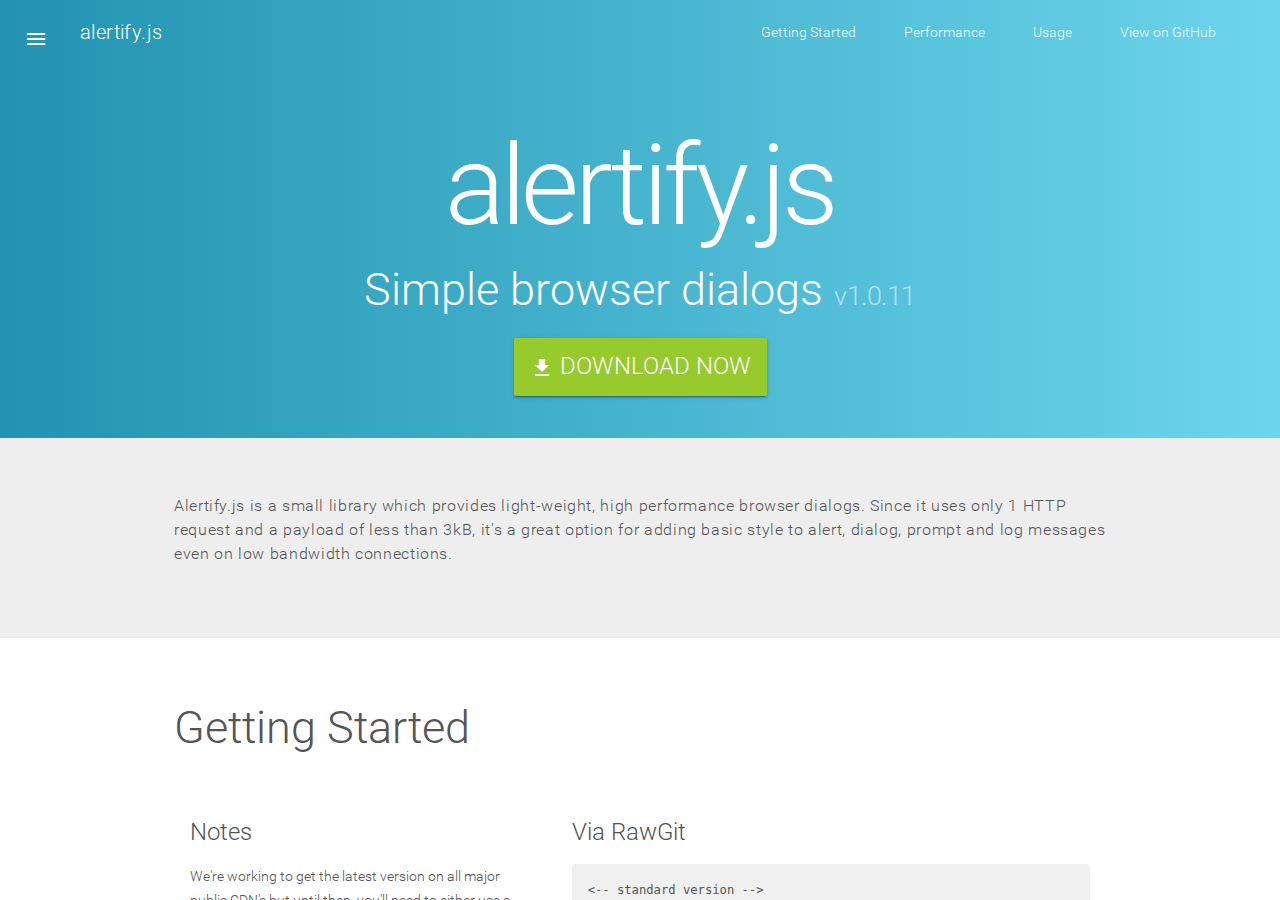
<file: static/RichFilemanager/scripts/alertify.js/website/index.html>
<!doctype html>
<html lang="en">
  <head>
    <meta charset="utf-8">
    <meta http-equiv="X-UA-Compatible" content="IE=edge">
    <meta name="description" content="Alertify.js is a lightweight brower alert and dialog plugin.">
    <meta name="viewport" content="width=device-width, initial-scale=1">
    <title>alertify.js</title>
    <link rel="stylesheet" href="css/styles.min.css">
    <link rel="stylesheet" href="../src/css/alertify.css">
    <script>
    var env = document.domain === "alertifyjs.org" ? "production" : "local";
    if (env === "production") {
        var _rollbarConfig = {
            accessToken: "cffbf4470b49484b9e94498203125ab4",
            captureUncaught: true,
            payload: { environment: env }
        };
        !function(r){function t(o){if(e[o])return e[o].exports;var n=e[o]={exports:{},id:o,loaded:!1};return r[o].call(n.exports,n,n.exports,t),n.loaded=!0,n.exports}var e={};return t.m=r,t.c=e,t.p="",t(0)}([function(r,t,e){"use strict";var o=e(1).Rollbar,n=e(2),a="https://d37gvrvc0wt4s1.cloudfront.net/js/v1.6/rollbar.min.js";_rollbarConfig.rollbarJsUrl=_rollbarConfig.rollbarJsUrl||a;var i=o.init(window,_rollbarConfig),l=n(i,_rollbarConfig);i.loadFull(window,document,!1,_rollbarConfig,l)},function(r,t){"use strict";function e(){var r=window.console;r&&"function"==typeof r.log&&r.log.apply(r,arguments)}function o(r,t){return t=t||e,function(){try{return r.apply(this,arguments)}catch(e){t("Rollbar internal error:",e)}}}function n(r,t,e){window._rollbarWrappedError&&(e[4]||(e[4]=window._rollbarWrappedError),e[5]||(e[5]=window._rollbarWrappedError._rollbarContext),window._rollbarWrappedError=null),r.uncaughtError.apply(r,e),t&&t.apply(window,e)}function a(r){this.shimId=++u,this.notifier=null,this.parentShim=r,this.logger=e,this._rollbarOldOnError=null}function i(r){var t=a;return o(function(){if(this.notifier)return this.notifier[r].apply(this.notifier,arguments);var e=this,o="scope"===r;o&&(e=new t(this));var n=Array.prototype.slice.call(arguments,0),a={shim:e,method:r,args:n,ts:new Date};return window._rollbarShimQueue.push(a),o?e:void 0})}function l(r,t){if(t.hasOwnProperty&&t.hasOwnProperty("addEventListener")){var e=t.addEventListener;t.addEventListener=function(t,o,n){e.call(this,t,r.wrap(o),n)};var o=t.removeEventListener;t.removeEventListener=function(r,t,e){o.call(this,r,t&&t._wrapped?t._wrapped:t,e)}}}var u=0;a.init=function(r,t){var e=t.globalAlias||"Rollbar";if("object"==typeof r[e])return r[e];r._rollbarShimQueue=[],r._rollbarWrappedError=null,t=t||{};var i=new a;return o(function(){if(i.configure(t),t.captureUncaught){i._rollbarOldOnError=r.onerror,r.onerror=function(){var r=Array.prototype.slice.call(arguments,0);n(i,i._rollbarOldOnError,r)};var o,a,u="EventTarget,Window,Node,ApplicationCache,AudioTrackList,ChannelMergerNode,CryptoOperation,EventSource,FileReader,HTMLUnknownElement,IDBDatabase,IDBRequest,IDBTransaction,KeyOperation,MediaController,MessagePort,ModalWindow,Notification,SVGElementInstance,Screen,TextTrack,TextTrackCue,TextTrackList,WebSocket,WebSocketWorker,Worker,XMLHttpRequest,XMLHttpRequestEventTarget,XMLHttpRequestUpload".split(",");for(o=0;o<u.length;++o)a=u[o],r[a]&&r[a].prototype&&l(i,r[a].prototype)}return r[e]=i,i},i.logger)()},a.prototype.loadFull=function(r,t,e,n,a){var i=function(){var t;if(void 0===r._rollbarPayloadQueue){var e,o,n,i;for(t=new Error("rollbar.js did not load");e=r._rollbarShimQueue.shift();)for(n=e.args,i=0;i<n.length;++i)if(o=n[i],"function"==typeof o){o(t);break}}"function"==typeof a&&a(t)},l=!1,u=t.createElement("script"),s=t.getElementsByTagName("script")[0],p=s.parentNode;u.src=n.rollbarJsUrl,u.async=!e,u.onload=u.onreadystatechange=o(function(){if(!(l||this.readyState&&"loaded"!==this.readyState&&"complete"!==this.readyState)){u.onload=u.onreadystatechange=null;try{p.removeChild(u)}catch(r){}l=!0,i()}},this.logger),p.insertBefore(u,s)},a.prototype.wrap=function(r,t){try{var e;if(e="function"==typeof t?t:function(){return t||{}},"function"!=typeof r)return r;if(r._isWrap)return r;if(!r._wrapped){r._wrapped=function(){try{return r.apply(this,arguments)}catch(t){throw t._rollbarContext=e()||{},t._rollbarContext._wrappedSource=r.toString(),window._rollbarWrappedError=t,t}},r._wrapped._isWrap=!0;for(var o in r)r.hasOwnProperty(o)&&(r._wrapped[o]=r[o])}return r._wrapped}catch(n){return r}};for(var s="log,debug,info,warn,warning,error,critical,global,configure,scope,uncaughtError".split(","),p=0;p<s.length;++p)a.prototype[s[p]]=i(s[p]);r.exports={Rollbar:a,_rollbarWindowOnError:n}},function(r,t){"use strict";r.exports=function(r,t){return function(e){if(!e&&!window._rollbarInitialized){var o=window.RollbarNotifier,n=t||{},a=n.globalAlias||"Rollbar",i=window.Rollbar.init(n,r);i._processShimQueue(window._rollbarShimQueue||[]),window[a]=i,window._rollbarInitialized=!0,o.processPayloads()}}}}]);
        (function(i,s,o,g,r,a,m){i['GoogleAnalyticsObject']=r;i[r]=i[r]||function(){
        (i[r].q=i[r].q||[]).push(arguments)},i[r].l=1*new Date();a=s.createElement(o),
        m=s.getElementsByTagName(o)[0];a.async=1;a.src=g;m.parentNode.insertBefore(a,m)
        })(window,document,'script','//www.google-analytics.com/analytics.js','ga');
        ga('create', 'UA-64348743-1', 'auto');
        ga('send', 'pageview');
    }
    </script>
  </head>
  <body>
    <div class="layout-transparent mdl-layout mdl-js-layout">
      <header class="mdl-layout__header mdl-layout__header--transparent">
        <div class="mdl-layout__header-row">
          <!-- Title -->
          <span class="mdl-layout-title ">alertify.js</span>
          <!-- Add spacer, to align navigation to the right -->
          <div class="mdl-layout-spacer"></div>
          <!-- Navigation -->
          <nav class="mdl-navigation">
            <a class="mdl-navigation__link" href="#getting-started">Getting Started</a>
            <a class="mdl-navigation__link" href="#performance">Performance</a>
            <a class="mdl-navigation__link" href="#usage">Usage</a>
            <a class="mdl-navigation__link" href="https://github.com/alertifyjs/alertify.js">View on GitHub</a>
          </nav>
        </div>
      </header>
      <div class="mdl-layout__drawer">
        <span class="mdl-layout-title">alertify.js</span>
        <nav class="mdl-navigation">
          <a class="mdl-navigation__link" href="#getting-started">Getting Started</a>
          <a class="mdl-navigation__link" href="#performance">Performance</a>
          <a class="mdl-navigation__link" href="#usage">Usage</a>
          <a class="mdl-navigation__link" href="https://github.com/alertifyjs/alertify.js">View on GitHub</a>
        </nav>
      </div>
      <main class="mdl-layout__content">
        <div class="container text-center">
            <h1 class="mdl-typography--display-4">alertify.js</h1>
            <h3 class="mdl-typography--display-2">Simple browser dialogs <small>v1.0.11</small></h3>
            <a href="https://github.com/alertifyjs/alertify.js/archive/master.zip"
               class="mdl-button mdl-button--large mdl-button--accent mdl-js-button mdl-button--raised mdl-js-ripple-effect">
              <i class="material-icons md-24">file_download</i>
              Download Now
            </a>
        </div>
        <div style="background: #eee; padding: 1em 0; color: #555;">
            <div class="container">
                <p class="mdl-typography--subhead">
                    Alertify.js is a small library which provides light-weight, high
                    performance browser dialogs. Since it uses only 1 HTTP request
                    and a payload of less than 3kB, it's a great option for
                    adding basic style to alert, dialog, prompt and log messages
                    even on low bandwidth connections.
                </p>
            </div>
        </div>
        <div class="page-content">
          <div class="container">

            <h2 class="mdl-typeography--display-3" id="getting-started">Getting Started</h2>


            <div class="mdl-grid">
              <div class="mdl-cell mdl-cell--8-col mdl-cell--5-col-desktop left-col">
                <h4 class="mdl-typeograph--headline">Notes</h4>
                <p>
                  We're working to get the latest version on all major public CDN's
                  but until then, you'll need to either use a GitHub raw service,
                  download it, or install via NPM or Bower.
                </p>
                <p>
                  Obviously, if you're installing via Bower or NPM, you'll need
                  to include the files in the "dist" directory in your
                  HTML for everything to work. But you knew that already.
                </p>
                <p>
                  It's also worth noting that the CSS is bundled by default,
                  so there's no need to include any stylesheets to use the
                  default theme. It's dyamically inserted before any other
                  &lt;link&gt; elements (like) stylesheets so it's super
                  easy to override with your own styles.
                </p>
              </div>
              <div class="mdl-cell mdl-cell--8-col mdl-cell--7-col-desktop right-col">
                <h4 class="mdl-typeograph--headline">Via RawGit</h4>
<pre>
&lt;-- standard version --&gt;
&lt;script src="https://cdn.rawgit.com/alertifyjs/alertify.js/v1.0.11/dist/js/alertify.js"&gt;&lt;/script&gt;

&lt;-- angular module --&gt;
&lt;script src="https://cdn.rawgit.com/alertifyjs/alertify.js/v1.0.11/dist/js/ngAlertify.js"&gt;&lt;/script&gt;
</pre>
                  <h4 class="mdl-typeograph--headline">Via Bower</h4>
                  <pre>bower install --save alertifyjs</pre>
                  <h4 class="mdl-typeograph--headline">Via NPM</h4>
                  <pre>npm install --save alertify.js</pre>

                <h4 class="mdl-typeograph--headline">Disabling CSS Injection</h4>
                <p>
                    If you don't want to inject CSS for some reason, just
                    insert your own styles (any style or link element with
                    an id of alertifyCSS) before the javascript file:
                </p>
                <pre>
&lt;link rel="stylesheet"
      href="/path/to/custom/styles.css"
      id="alertifyCSS"&gt;
&lt;script src="/path/to/alertify.js"&gt;&lt;/script&gt;</pre>
              </div>
            </div>

            <div class="mdl-grid">
              <div class="mdl-cell mdl-cell--8-col mdl-cell--5-col-desktop left-col">
                <h4 class="mdl-typeograph--headline">AngularJS</h4>
                <p>
                  An AngularJS module is also included. It's in the
                  "ngAlertify.js" file, so use that instead if you're building
                  an AngularJS app.
                </p>
                <p>
                    If you want to check out a live demo of log messages with
                    ngAlertify, <a href="/angular.html">click here</a>.
                </p>
              </div>
              <div class="mdl-cell mdl-cell--8-col mdl-cell--7-col-desktop right-col">
                <h4 class="mdl-typeograph--headline">Initialize ngAlertify</h4>
<pre>
// Make sure to include the ngAlertify.js file.
angular
    .module("myApp", ["ngAlertify"])
    .controller("myController", function($scope, alertify) {
        alertify.success("Welcome to alertify!");
    });
</pre>
              </div>
            </div>
          </div>

          <div class="styles__ribbon styles__ribbon--teal">
              <div class="container">
                  <h2 class="mdl-typeography--display-3" id="performance">Performance</h2>
                  <p>
                    Alertify is designed from the ground-up for great performance
                    and a small footprint. That means it's not as feature-rich as
                    some other options. That's on purpose. We don't plan on adding
                    a lot more features so it stays a great option for every
                    kind of website and user.
                  </p>
                  <p>
                    Currently, the entire library, with JavaScript and CSS
                    is ~2.29 kB (gzipped), and getting smaller all the time.
                    That's quite impressive considering it's only a single HTTP
                    request, and no external dependencies at all being required.
                  </p>
                  <p>The Angular module is only 2.32kB, so that's light, too!</p>
              </div>
          </div>

          <div class="container">
            <h2 class="mdl-typeography--display-3" id="usage">Usage</h2>
            <h3 class="mdl-typeography--display-2">Dialogs</h3>
            <div class="mdl-grid">
              <div class="mdl-cell mdl-cell--8-col mdl-cell--5-col-desktop left-col">
                <h5 class="mdl-typeography--headline">Alert Dialog</h5>
                <p>
                  Dialogs display a text and require user to acknowledge the message.
                  You can use click callback function as a second argument.
                </p>
                <a class="mdl-button mdl-js-button mdl-button--raised mdl-js-ripple-effect" id="alert">Try It</a><br>
              </div>
              <div class="mdl-cell mdl-cell--8-col mdl-cell--7-col-desktop right-col">
                <h5 class="mdl-typeography--headline">Code Example</h5>
<pre>
alertify
    .alert("This is an alert dialog", function (e, ui) {
        // you can handle click event here
        e.preventDefault();
    });
</pre>
              </div>
            </div>

            <div class="mdl-grid">
              <div class="mdl-cell mdl-cell--8-col mdl-cell--5-col-desktop left-col">
                <h5 class="mdl-typeography--headline">Confirm Dialog</h5>
                <p>
                    Confirm and prompt dialogs have 2 callback functions
                    for the each button.
                </p>
                <a class="mdl-button mdl-js-button mdl-button--raised mdl-js-ripple-effect" id="confirm">Try It</a><br>
              </div>
              <div class="mdl-cell mdl-cell--8-col mdl-cell--7-col-desktop right-col">
                <h5 class="mdl-typeography--headline">Code Example</h5>
<pre>
alertify
    .confirm("This is a confirm dialog", function (e, ui) {
        alertify.success("You've clicked 'OK'");
    }, function (e, ui) {
        alertify.error("You've clicked 'Cancel'");
    });
</pre>
              </div>
            </div>

            <div class="mdl-grid">
              <div class="mdl-cell mdl-cell--8-col mdl-cell--5-col-desktop left-col">
                <h5 class="mdl-typeography--headline">Prompt Dialog</h5>
                <p>
                    Use "<b>ui.getInputValue()</b>" method inside a click callback
                    to retrieve the input value.
                </p>
                <a class="mdl-button mdl-js-button mdl-button--raised mdl-js-ripple-effect" id="prompt">Try It</a>
              </div>
              <div class="mdl-cell mdl-cell--8-col mdl-cell--7-col-desktop right-col">
                <h5 class="mdl-typeography--headline">Code Example</h5>
<pre>
alertify
    .prompt("This is a prompt dialog", "Default value", function (e, ui) {
        // the value entered in the prompt input
        var inputValue = ui.getInputValue();

        alertify.success("You've clicked 'OK' and typed: " + inputValue);
    }, function (e, ui) {
        alertify.error("You've clicked 'Cancel'");
    });
</pre>
              </div>
            </div>

            <div class="mdl-grid">
              <div class="mdl-cell mdl-cell--8-col mdl-cell--5-col-desktop left-col">
                <h5 class="mdl-typeography--headline">Custom Button Labels</h5>
                <p>
                    You're not limited to the "Ok" and "Cancel" button labels.
                    You can easily set your own labels. For that purpose you
                    have to use object instead of callback function for each button.
                    Use "<b>label</b>" property to set custom labels and the callback
                    function should be assigned to "<b>click</b>" property of the object.
                </p>
                <a class="mdl-button mdl-js-button mdl-button--raised mdl-js-ripple-effect" id="custom-labels">Try It</a>
              </div>
              <div class="mdl-cell mdl-cell--8-col mdl-cell--7-col-desktop right-col">
                <h5 class="mdl-typeography--headline">Code Example</h5>
<pre>
alertify
    .confirm("Confirm dialog with custom button labels",
    {
        label: "Accept",
        click: function (e, ui) {
            e.preventDefault();
            alertify.success("You've clicked Accept");
        }
    },{
        label: "Deny",
        click: function (e, ui) {
            e.preventDefault();
            alertify.error("You've clicked Deny");
        }
    });
</pre>
              </div>
            </div>

            <div class="mdl-grid">
              <div class="mdl-cell mdl-cell--8-col mdl-cell--5-col-desktop left-col">
                <h5 class="mdl-typeography--headline">Persistent Buttons</h5>
                <p>
                    If you don't need not to automatically close a dialog while clicking a
                    button, you can set "<b>autoClose</b>" button object property to "false".
                    You are able to close the dialog programmatically inside the "click"
                    callback function with "<b>ui.closeDialog()</b>" method.
                </p>
                <a class="mdl-button mdl-js-button mdl-button--raised mdl-js-ripple-effect" id="autoclose-buttons">Try It</a>
              </div>
              <div class="mdl-cell mdl-cell--8-col mdl-cell--7-col-desktop right-col">
                <h5 class="mdl-typeography--headline">Code Example</h5>
<pre>
alertify
    .confirm("Confirm dialog with persistent buttons",
    {
        autoClose: false,
        click: function (e, ui) {
            e.preventDefault();
            alertify.success("This is the persistent button");
        }
    },{
        autoClose: false,
        click: function (e, ui) {
            e.preventDefault();
            if (true) {
                // method to close currently open dialog
                ui.closeDialog();
            }
            alertify.error("This is the persistent button, but it was closed programmatically");
        }
    });
</pre>
              </div>
            </div>

            <div class="mdl-grid">
              <div class="mdl-cell mdl-cell--8-col mdl-cell--5-col-desktop left-col">
                <h5 class="mdl-typeography--headline">Comprehensive dialog demo</h5>
                <p>
                    The "alert", "confirm" and "prompt" dialogs are designed to imitate browser
                    native modal windows, so they have a strictly limited number of buttons
                    or specific elements, like input in prompt dialog.
                </p>
                <p>
                    With the "dialog" method it is possible to customize your dialog to your
                    liking. The second argument accepts array of button objects, as:
                </p>
                <ul>
                    <li>
                        <b>type</b> - valid values: "ok", "cancel", "custom". Button with type "ok"
                        or "cancel" behaves as a regular appropriate button in "confirm" dialog.
                        You are able to change the button behavior with any of the option below.
                    </li>
                    <li>
                        <b>label</b> - button label text, applies to an element with the
                        "data-alertify-btn" attribute in the button template.
                    </li>
                    <li>
                        <b>autoClose</b> - boolean value, defines whether the dialog will be
                        closed upon the button click. By default "true" for "ok" and "cancel"
                        button types, otherwise is "false".
                    </li>
                    <li>
                        <b>template</b> - valid html string, replaces default button template.
                        Button tag should be marked with "data-alertify-btn" attribute.
                    </li>
                    <li>
                        <b>click</b> - callback function to fire after the button is clicked.
                    </li>
                </ul>
                <p>
                    The "click" callback function are passed with "event" and "ui" attributes,
                    where the "ui" is the reference to the dialog object, which provides
                    the following methods and properties:
                </p>
                <ul>
                    <li>
                        <b>closeDialog()</b> - method to close dialog programmatically.
                        Useful in case the "autoClose" button property is set to "false".
                    </li>
                    <li>
                        <b>centerDialog()</b> - method to center dialog vertically.
                        By default dialog centered on window resize, but if the content is
                        changed you may have to center the dialog programmatically.
                    </li>
                    <li>
                        <b>getInputValue()</b> - method to return the value of input field
                        inside the "prompt" dialog. Returns "undefined" for other dialogs.
                    </li>
                    <li>
                        <b>setMessage(text)</b> - method to update the message in general dialogs
                        ("alert", "confirm", "prompt").
                    </li>
                    <li>
                        <b>setContent(html)</b> - method to update the whole content in the dialog.
                        Most appropriate for "dialog" dialog.
                    </li>
                    <li>
                        <b>getButtonObject()</b> - method to return an object with data for the
                        current button.
                    </li>
                    <li>
                        <b>dom</b> - object which contains references to DOM elements of the dialog.
                    </li>
                </ul>
                <a class="mdl-button mdl-js-button mdl-button--raised mdl-js-ripple-effect" id="custom-dialog">Try It</a>
              </div>
              <div class="mdl-cell mdl-cell--8-col mdl-cell--7-col-desktop right-col">
                <h5 class="mdl-typeography--headline">Code Example</h5>
<pre>
function getRandomInt(min, max) {
    return Math.floor(Math.random() * (max - min + 1)) + min;
}

function createInput(value) {
    return '&lt;input type="radio" name="quiz" id="quiz_' + value + '" value="' + value + '"&gt;&lt;label for="quiz_' + value + '"&gt;' + value + '&lt;/label&gt;';
}

function buildQuiz(ui) {
    var min = 5;
    var max = 20;
    var html = "";
    var values = [];
    var numbers = [];
    var options = [];
    var solution = 0;
    var optionsLength = 3;
    var numbersLength = getRandomInt(2, 4);
    var scatter = Math.floor((min * numbersLength) / 2);

    for (var i = 0; i < numbersLength; i++) {
        var number = getRandomInt(min, max);
        numbers.push(number);
        solution += number;
    }

    while (values.length < optionsLength) {
        var value = getRandomInt(solution - scatter, solution + scatter);
        if(value !== solution && values.indexOf(value) === -1) {
            values.push(value);
        }
    }
    // put correct answer
    values.splice(getRandomInt(0, optionsLength - 1), 0, solution);

    for (var n = 0; n < values.length; n++) {
        options.push(createInput(values[n]));
    }

    html += numbers.join(' + ') + ' = ?';
    html += '&lt;br&gt;&lt;br&gt;';
    html += options.join('&lt;br&gt;');

    ui.dom.content.innerHTML = html;
    ui.solution = solution;
}

alertify
    .dialog("Click New quiz to create new quiz.", [
    {
        type: "ok",
        label: "Test",
        autoClose: false,
        click: function (e, ui) {

            var dialog = ui.dom.dialog;
            var checked = dialog.querySelector('input[name="quiz"]:checked');

            if(checked === null) {
                alertify.error("Choose an answer from the list");
                buildQuiz(ui);
            } else {
                if(ui.solution === parseInt(checked.value)) {
                    alertify.success("Correct answer!");
                    ui.closeDialog();
                } else {
                    alertify.error("Wrong answer. Bad luck");
                    buildQuiz(ui);
                }
            }
        }
    },{
        label: "New quiz",
        autoClose: false,
        click: function (e, ui) {
            buildQuiz(ui);
            ui.centerDialog();
        },
        template: '&lt;button data-alertify-btn style="font-weight: bold"&gt;&lt;/button&gt;'
    },{
        type: "cancel",
        label: "Close"
    }
]);
</pre>
              </div>
            </div>

            <div class="mdl-grid">
              <div class="mdl-cell mdl-cell--8-col mdl-cell--5-col-desktop left-col">
                <h5 class="mdl-typeography--headline">Ajax requests</h5>
                <p>
                    "OK" button updates a message inside the open dialog.
                </p>
                <p>
                    "CLOSE" button shows result message in a new dialog.
                    Multiple dialogs chain.
                </p>
                <a class="mdl-button mdl-js-button mdl-button--raised mdl-js-ripple-effect" id="ajax">Try It</a>
              </div>
              <div class="mdl-cell mdl-cell--8-col mdl-cell--7-col-desktop right-col">
                <h5 class="mdl-typeography--headline">Code Example</h5>
<pre>
alertify
    .confirm("Ajax requests",
    {
        autoClose: false,
        click: function (e, ui) {
            e.preventDefault();

            // AJAX request delay imitation
            setTimeout(function () {

                // updates message in the current dialog
                ui.setMessage("Successful AJAX after OK. Without opening a new dialog.");

                // center dialog vertically due to dialog height might be changed
                ui.centerDialog();

                alertify.log("Dialog message was updated using AJAX request.");
            }, 200);
        }
    },{
        click: function (e, ui) {
            e.preventDefault();

            // AJAX request delay imitation
            setTimeout(function () {

                // notification in the new dialog window
                alertify.alert("Successful AJAX after Cancel);
            }, 200);
        }
    });
</pre>
              </div>
            </div>

            <div class="mdl-grid">
              <div class="mdl-cell mdl-cell--8-col mdl-cell--5-col-desktop left-col">
                <h5 class="mdl-typeography--headline">Promise Aware</h5>
                <p>
                    If your browser supports promises, you can use them instead of callbacks.
                    The "resolved" is an object with the "event" and "ui" properties.
                </p>
                <a class="mdl-button mdl-js-button mdl-button--raised mdl-js-ripple-effect" id="promise">Try It</a>
              </div>
              <div class="mdl-cell mdl-cell--8-col mdl-cell--7-col-desktop right-col">
                <h5 class="mdl-typeography--headline">Code Example</h5>
<pre>
if ("function" !== typeof Promise) {
    alertify.alert("Your browser doesn't support promises");
    return;
}

alertify
    .confirm("Promise confirm").then(function (resolved) {
        // The click event object is accessible via "event" property.
        resolved.event.preventDefault();

        // UI object is accessible via "ui" property.
        alertify.alert("You clicked the " + resolved.ui.getButtonObject().label + " button!");
    });
</pre>
              </div>
            </div>



            <hr>
            <h3 class="mdl-typeography--display-2" id="log-messages">Log Messages</h3>

            <div class="mdl-grid">
              <div class="mdl-cell mdl-cell--8-col mdl-cell--5-col-desktop left-col">
                <h5 class="mdl-typeography--headline">Standard Log</h5>
                <p></p>
                <a class="mdl-button mdl-js-button mdl-button--raised mdl-js-ripple-effect" id="notification">Try It</a>
              </div>
              <div class="mdl-cell mdl-cell--8-col mdl-cell--7-col-desktop right-col">
                <h5 class="mdl-typeography--headline">Code Example</h5>
<pre>
alertify.log("Standard log message");
</pre>
              </div>
            </div>

            <div class="mdl-grid">
              <div class="mdl-cell mdl-cell--8-col mdl-cell--5-col-desktop left-col">
                <h5 class="mdl-typeography--headline">Log types</h5>
                <p>
                    Try out predefined different log types.
                </p>
                <p>
                    <a class="mdl-button mdl-js-button mdl-button--raised mdl-js-ripple-effect" id="success">Success Log</a>
                </p>
                <p>
                    <a class="mdl-button mdl-js-button mdl-button--raised mdl-js-ripple-effect" id="warning">Warning Log</a>
                </p>
                <p>
                    <a class="mdl-button mdl-js-button mdl-button--raised mdl-js-ripple-effect" id="error">Error Log</a>
                </p>
              </div>
              <div class="mdl-cell mdl-cell--8-col mdl-cell--7-col-desktop right-col">
                <h5 class="mdl-typeography--headline">Code Example</h5>
<pre>
alertify.success("Success log message");
</pre>
<pre>
alertify.warning("Warning log message");
</pre>
<pre>
alertify.error("Error log message");
</pre>
              </div>
            </div>

            <div class="mdl-grid">
              <div class="mdl-cell mdl-cell--8-col mdl-cell--5-col-desktop left-col">
                <h5 class="mdl-typeography--headline">Log With HTML</h5>
                <p>HTML works just fine in log messages. Have at it!</p>
                <a class="mdl-button mdl-js-button mdl-button--raised mdl-js-ripple-effect" id="notification-html">Try It</a>
              </div>
              <div class="mdl-cell mdl-cell--8-col mdl-cell--7-col-desktop right-col">
                <h5 class="mdl-typeography--headline">Code Example</h5>
<pre>
var msg = "&lt;img src='https://placehold.it/256x128'&gt;" +
          "&lt;h3&gt;This is HTML&lt;/h3&gt;" +
          "&lt;p&gt;It's great, right?&lt;/p&gt;";
alertify.log(msg);
</pre>
              </div>
            </div>

            <div class="mdl-grid">
              <div class="mdl-cell mdl-cell--8-col mdl-cell--5-col-desktop left-col">
                <h5 class="mdl-typeography--headline">Log with callback</h5>
                <p>
                    Keep in mind that the current log are not going to close automatically
                    if you call another one, as it is implemented inside the callback function
                    in example. To force log closing use "<b>ui.closeLog()</b>"
                    inside the callback function.
                </p>
                <a class="mdl-button mdl-js-button mdl-button--raised mdl-js-ripple-effect" id="notification-callback">Try It</a>
              </div>
              <div class="mdl-cell mdl-cell--8-col mdl-cell--7-col-desktop right-col">
                <h5 class="mdl-typeography--headline">Code Example</h5>
<pre>
alertify.log("Log message with callback", function(e, ui) {
    // you can use click event here
    e.preventDefault();

    // method to close current log message
    ui.remove();

    alertify.log("You clicked the notification");
});
</pre>
              </div>
            </div>

            <div class="mdl-grid">
              <div class="mdl-cell mdl-cell--8-col mdl-cell--5-col-desktop left-col">
                <h5 class="mdl-typeography--headline">Hide in 10 seconds</h5>
                <p></p>
                <a class="mdl-button mdl-js-button mdl-button--raised mdl-js-ripple-effect" id="delay">Try It</a>
              </div>
              <div class="mdl-cell mdl-cell--8-col mdl-cell--7-col-desktop right-col">
                <h5 class="mdl-typeography--headline">Code Example</h5>
<pre>
alertify
    .logDelay(10000)
    .log("Hiding in 10 seconds");
</pre>
              </div>
            </div>

            <div class="mdl-grid">
              <div class="mdl-cell mdl-cell--8-col mdl-cell--5-col-desktop left-col">
                <h5 class="mdl-typeography--headline">Persistent Log</h5>
                <p>
                  Persistent log messages will stay until clicked
                  (if "<b>ui.remove()</b>" is used inside callback function) or until forcibly
                  removed when the number of messages exceeds the "<b>logMaxItems</b>" setting.
                  See below.
                </p>
                <a class="mdl-button mdl-js-button mdl-button--raised mdl-js-ripple-effect" id="forever">Try It</a>
              </div>
              <div class="mdl-cell mdl-cell--8-col mdl-cell--7-col-desktop right-col">
                <h5 class="mdl-typeography--headline">Code Example</h5>
<pre>
alertify
    .logDelay(0)
    .log("Will stay until clicked", function(e, ui) {
        ui.remove();
    });
</pre>
              </div>
            </div>

            <div class="mdl-grid">
              <div class="mdl-cell mdl-cell--8-col mdl-cell--5-col-desktop left-col">
                <h5 class="mdl-typeography--headline">Maximum Number of Log Messages</h5>
                <p>
                  You can easily set the maximum number of log/success/error
                  messages that will be displayed at a single time. The default
                  is two.
                </p>
                <a class="mdl-button mdl-js-button mdl-button--raised mdl-js-ripple-effect" id="max-log-items">Try It</a>
              </div>
              <div class="mdl-cell mdl-cell--8-col mdl-cell--7-col-desktop right-col">
                <h5 class="mdl-typeography--headline">Code Example</h5>
<pre>
alertify
    .logMaxItems(1)
    .log("This is the first message");

// The timeout is just for visual effect.
setTimeout(function() {
    alertify.log("The second message will force the first to close.");
}, 1000);
</pre>
              </div>
            </div>

            <div class="mdl-grid">
              <div class="mdl-cell mdl-cell--8-col mdl-cell--5-col-desktop left-col">
                <h5 class="mdl-typeography--headline">Template for Log messages</h5>
                <p>
                  You can change the template for all logs.
                </p>
                <a class="mdl-button mdl-js-button mdl-button--raised mdl-js-ripple-effect" id="log-message-template">Try It</a>
              </div>
              <div class="mdl-cell mdl-cell--8-col mdl-cell--7-col-desktop right-col">
                <h5 class="mdl-typeography--headline">Code Example</h5>
<pre>
alertify
    .logMessageTemplate(function (input) {
        return 'log message: ' + input;
    })
    .log("This is the message");
</pre>
              </div>
            </div>

            <div class="mdl-grid">
              <div class="mdl-cell mdl-cell--8-col mdl-cell--5-col-desktop left-col">
                <h5 class="mdl-typeography--headline">Setting the Position</h5>
                <p></p>
                <a class="mdl-button mdl-js-button mdl-button--raised mdl-js-ripple-effect" id="log-position">Try It</a>
              </div>
              <div class="mdl-cell mdl-cell--8-col mdl-cell--7-col-desktop right-col">
                <h5 class="mdl-typeography--headline">Code Example</h5>
<pre>
alertify.logDelay(1000); // This is just to make the demo go faster.
alertify.log("Default botoom left position");
setTimeout(function() {
    alertify.logPosition("top left");
    alertify.log("top left");
}, 1500);
setTimeout(function() {
    alertify.logPosition("top right");
    alertify.log("top right");
}, 3000);
setTimeout(function() {
    alertify.logPosition("bottom right");
    alertify.log("bottom right");
}, 4500);
setTimeout(function() {
    alertify.reset(); // Puts the message back to default position.
    alertify.log("Back to default");
}, 6000);
</pre>
              </div>
            </div>

            <div class="mdl-grid">
              <div class="mdl-cell mdl-cell--8-col mdl-cell--5-col-desktop left-col">
                <h5 class="mdl-typeography--headline">Setting the parent element</h5>
                <p>You can set where parent element where Alertify is appended into the DOM.

                </p>
              </div>
              <div class="mdl-cell mdl-cell--8-col mdl-cell--7-col-desktop right-col">
                <h5 class="mdl-typeography--headline">Code Example</h5>
<pre>
// By default, Alertify is appended to document.body.
// You can easily change that, though, like this:
var elem = document.getElementById("my-element");
alertify.parent(elem);
</pre>
              </div>
            </div>

              <div class="mdl-grid">
                  <div class="mdl-cell mdl-cell--8-col mdl-cell--5-col-desktop left-col">
                      <h5 class="mdl-typeography--headline">Advanced example - Progress Bar</h5>
                      <p>
                          This complex example demonstrates how to create log that contains progress bar.
                          <b>Concept</b> - you perform batch operations on some objects (uploading files e.g.)
                          and would like to:
                      </p>
                      <ul>
                          <li>
                              display a single log message with total progress;
                          </li>
                          <li>
                              display a success log message for each processed object;
                          </li>
                          <li>
                              message with progress bar is stuck/fixed until all objects are processed;
                          </li>
                      </ul>
                      <p>
                          First we log the message with progress bar and apply <b>logMessageTemplate</b> method
                          to customize its template. All following "success" messages in the stack use default
                          settings by cleaning previous setup with <b>reset</b> method.
                      </p>
                      <p>
                          Note that we use <b>getLogs</b> to get all existing log messages, fetch the last one
                          (which contains progress bar) and assign it to the "logUI" variable for further usage.
                      </p>
                      <p>
                          After that we stick the progressbar log message by calling <b>stick</b> method
                          on this message with <i>true</i> argument.
                      </p>
                      <p>
                          <i>Stuck (fixed)</i> log message means that
                          it will constantly remains in the beginning of the log messages stack and wouldn't
                          be shifted by other messages when the maximum number of log messages is exceeded.
                      </p>
                      <p>
                          Once all objects are processed we "unstick" progressbar log message so now it behaves
                          the same way as other messages and can be shifted by the following messages.
                          Also we set timeout to remove the message with delay.
                      </p>

                      <a class="mdl-button mdl-js-button mdl-button--raised mdl-js-ripple-effect" id="log-advanced-progress-bar">Try It</a>
                  </div>
                  <div class="mdl-cell mdl-cell--8-col mdl-cell--7-col-desktop right-col">
                      <h5 class="mdl-typeography--headline">Code Example</h5>
<pre>
var ProcessingLog = function() {
    this.total = 0;
    this.succeed = 0;
    this.failure = 0;
    this.processed = 0;

    this.getProgress = function() {
        var progress = Math.round((this.succeed / this.total) * 100);
        return (progress < 5) ? 5 : progress;
    };

    this.getMessage = function() {
        return '%s of %s items successfully processed'.replace('%s', this.succeed).replace('%s', this.total);
    };

    this.succeeded = function() {
        this.succeed++;
        this.processed++;
    };

    this.failed = function() {
        this.failure++;
        this.processed++;
    };

    this.isProcessed = function() {
        return this.processed === this.total;
    };
};

var process = new ProcessingLog();
process.total = 5;

var logs = alertify
    .logDelay(0)
    .logMessageTemplate(function (message) {
        var progress = process.getProgress(),
            animateCss = process.isProcessed() ? 'striped' : 'striped animated';

        return '&lt;div&gt;' + message + '&lt;/div&gt;' +
            '&lt;div class="progress"&gt;' +
            '&lt;div class="progress-counter"&gt;' + progress + '%&lt;/div&gt;' +
            '&lt;div class="progress-bar ' + animateCss + '" style="width: ' + progress + '%"&gt;&lt;/div&gt;' +
            '&lt;/div&gt;';
    })
    .log(process.getMessage())
    .getLogs();

var logUI = logs[logs.length-1];
logUI.stick(true);

var interval = setInterval(function() {
    process.succeeded();
    logUI.setMessage(process.getMessage());
    alertify
        .reset()
        .logDelay(5000)
        .success("Item #" + process.processed + " processed.");

    if (process.isProcessed()) {
        logUI.stick(false);
        clearInterval(interval);
        setTimeout(function() {
            logUI.remove();
        }, 5000);
    }
}, 500);
</pre>
                  </div>
              </div>



            <hr>
            <h3 class="mdl-typeography--display-2">Template Customization</h3>

            <div class="mdl-grid">
              <div class="mdl-cell mdl-cell--8-col mdl-cell--5-col-desktop left-col">
                <h5 class="mdl-typeography--headline">Predefined themes</h5>
                <p>
                    Alertify provides a number of templates for popular platforms.
                    To apply predefined theme use one the following names in "<b>theme()</b>" method:
                </p>
                <ul>
                    <li>bootstrap</li>
                    <li>purecss</li>
                    <li>material-design-light</li>
                    <li>angular-material</li>
                </ul>
                <a class="mdl-button mdl-js-button mdl-button--raised mdl-js-ripple-effect" id="theme-predefined">Try It</a>
                &nbsp;
                <a class="mdl-button mdl-js-button mdl-button--raised mdl-js-ripple-effect" id="theme-reset">Reset</a>
              </div>
              <div class="mdl-cell mdl-cell--8-col mdl-cell--7-col-desktop right-col">
                <h5 class="mdl-typeography--headline">Code Example</h5>
<pre>
alertify
    .theme("bootstrap")
    .prompt("Bootstrap theme message");
</pre>
<pre>
alertify
    .theme("default")
    .prompt("Default theme message");
</pre>
              </div>
            </div>

            <div class="mdl-grid">
              <div class="mdl-cell mdl-cell--8-col mdl-cell--5-col-desktop left-col">
                <h5 class="mdl-typeography--headline">Custom templates</h5>
                <p>
                    You are able to customize templates at your own.
                    There are few templates for dialogs and logs which are listed below
                    and should be passed to "<b>theme()</b>" method as object.
                    Most of templates supposed to have key elements marked by
                    <b><i>data-alertify-*</i></b> attribute, which is mandatory and serves to identify a target tag for the dialog message, prompt input, etc.
                </p>

                <h5 class="mdl-typeography--headline">Dialog templates</h5>
                <ul>
                    <li>
                        <b>dialogMessage</b> - Dialog message template.
                        Target element attribute - "<i>data-alertify-msg</i>"
                    </li>
                    <li>
                        <b>dialogInput</b> - Dialog prompt input template.
                        Target element attribute - "<i>data-alertify-input</i>"
                    </li>
                    <li>
                        <b>dialogButtonsHolder</b> - Dialog buttons wrapper template.
                        Target element attribute - "<i>data-alertify-btn-holder</i>"
                    </li>
                </ul>
                <a class="mdl-button mdl-js-button mdl-button--raised mdl-js-ripple-effect" id="template-dialog">Try Dialog</a>

                <h5 class="mdl-typeography--headline">Log templates</h5>
                <ul>
                    <li>
                        <b>logMessage</b> - Log message template.
                        Target element attribute - "<i>data-alertify-log-msg</i>"
                    </li>
                </ul>
                <a class="mdl-button mdl-js-button mdl-button--raised mdl-js-ripple-effect" id="template-log">Try Log</a>

              </div>
              <div class="mdl-cell mdl-cell--8-col mdl-cell--7-col-desktop right-col">
                <h5 class="mdl-typeography--headline">Code Example</h5>
<pre>
alertify.
    theme({
        dialogMessage: '&lt;div style="text-align: center; color: #3F51B5;"&gt;' +
            '&lt;div <b>data-alertify-msg</b> style="font-weight: bold"&gt;&lt;/div&gt;' +
            '&lt;/div&gt;',
        dialogInput: '&lt;div&gt;' +
            '&lt;label for="template-dialog-input"&gt;LABEL - click to focus:&lt;/label&gt;' +
            '&lt;input <b>data-alertify-input</b> id="template-dialog-input" type="text"&gt;' +
            '&lt;div style="font-size: 12px"&gt;Note: write any text to the input.&lt;/div&gt;' +
            '&lt;/div&gt;',
        dialogButtonsHolder: '&lt;nav <b>data-alertify-btn-holder</b> style="text-align: center"&gt;&lt;/nav&gt;'
    })
    .prompt("Dialog prompt with custom template.", "Default value",
    {
        click: function (e, ui) {
            alertify.success("You've typed: " + ui.getInputValue());
        }
    });

    // set default options
    setTimeout(function() {alertify.reset()}, 500);
</pre>
<pre>
alertify.
    theme({
        logMessage:'&lt;div class="wrapper"&gt;
            &lt;div <b>data-alertify-log-msg</b> style="background: rgb(78, 150, 193);"&gt;&lt;/div&gt;
            &lt;/div&gt;'
    })
    .log("Log message with custom template.");

    // set default options
    setTimeout(function() {alertify.reset()}, 500);
</pre>
              </div>
            </div>

            <hr>
            <h3 class="mdl-typeography--display-2">Other Options</h3>

            <div class="mdl-grid">
              <div class="mdl-cell mdl-cell--8-col mdl-cell--5-col-desktop left-col">
                <h5 class="mdl-typeography--headline">Resetting Default Values</h5>
                <p>
                    When you change values like the button labels, delays,
                    dinput efaultr placeholders, etc., you can easily
                    reset the defaults.
                </p>
                <a class="mdl-button mdl-js-button mdl-button--raised mdl-js-ripple-effect" id="reset">Try It</a>
              </div>
              <div class="mdl-cell mdl-cell--8-col mdl-cell--7-col-desktop right-col">
                <h5 class="mdl-typeography--headline">Code Example</h5>
<pre>
// Notice the okay button is not the custom value, it was reset.
alertify
  .okBtn("Go For It!")
  .reset()
  .alert("Custom values were reset!");
</pre>
              </div>
            </div>

          </div>
        </div>
        <footer>
          <div class="container">
            <p>Alertify.js is released under the <a href="http://opensource.org/licenses/MIT">MIT license</a>. &copy; 2015 <a href="https://bradb.net">Brad Berger</a> and contributors.
          </div>
        </footer>
      </main>
    </div>
    <script src="../src/js/alertify.js"></script>
    <script src="js/all.js"></script>
  </body>
</html>
</file>
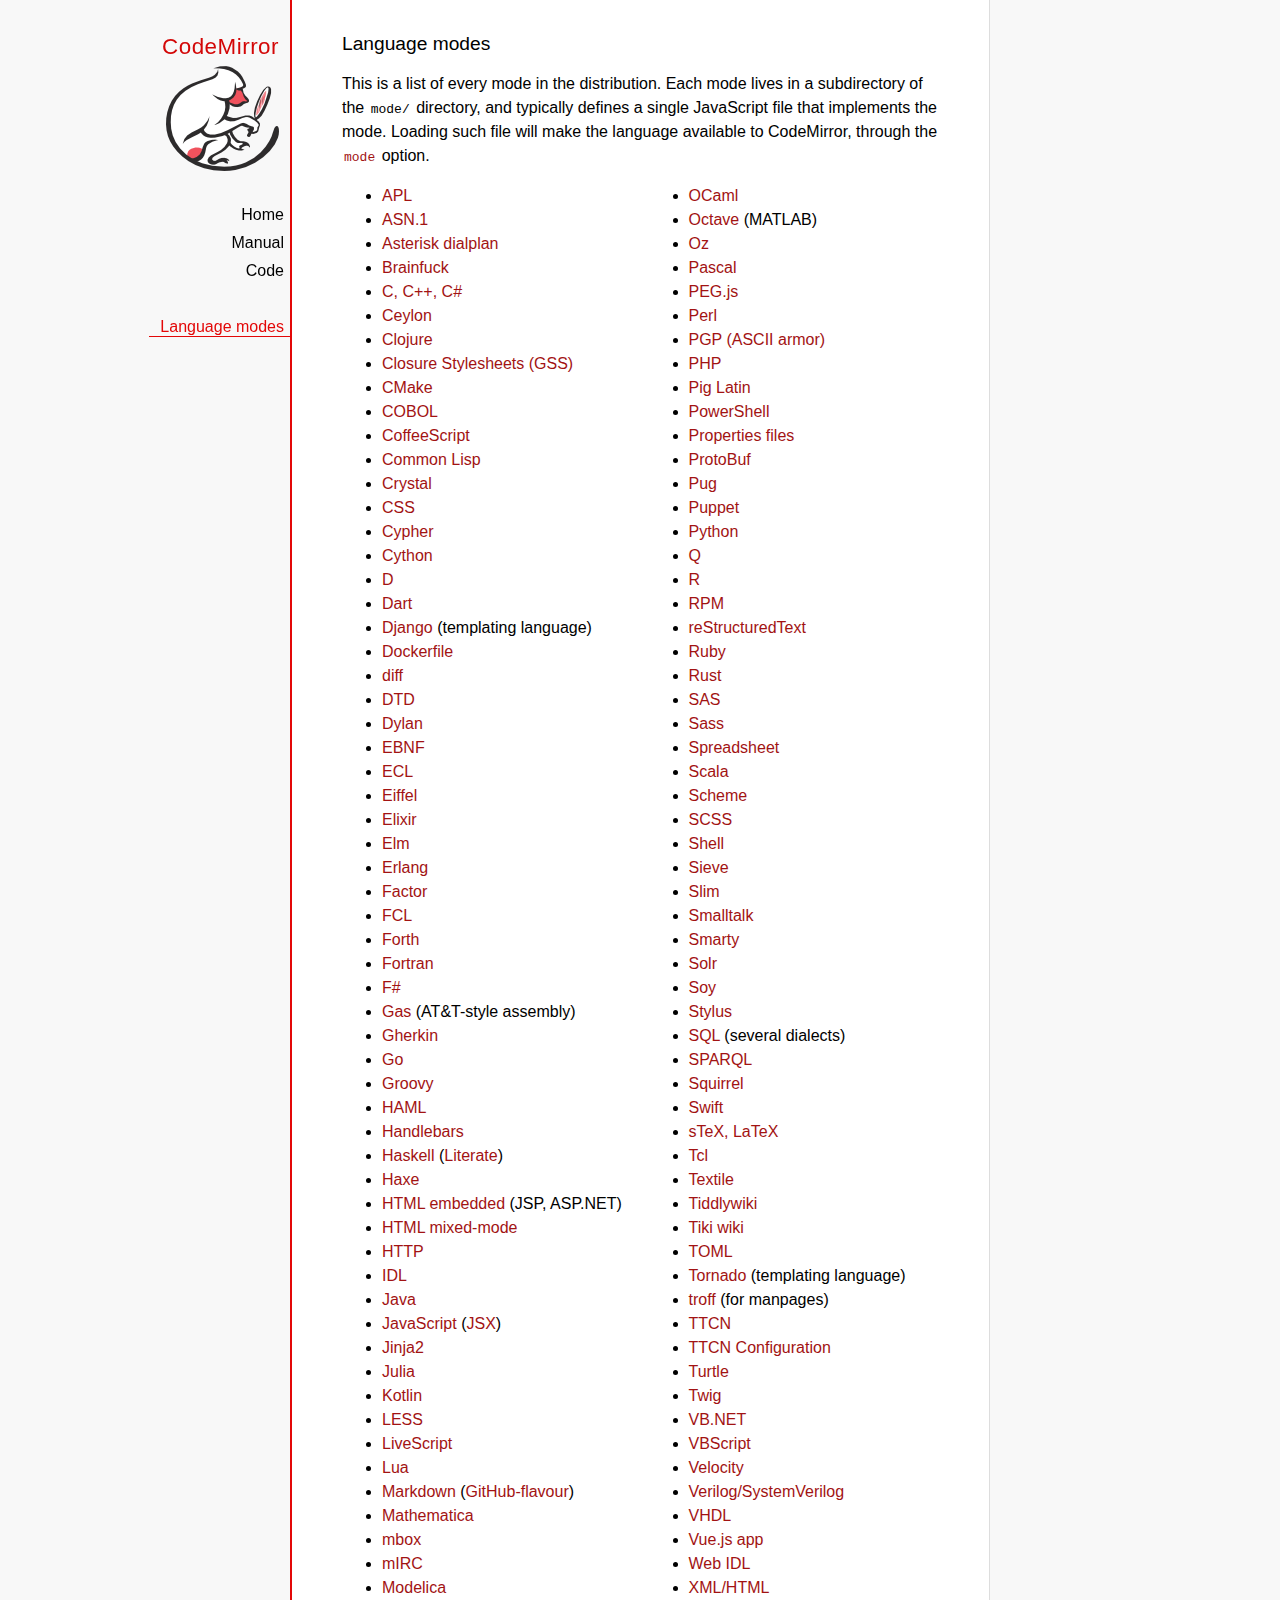
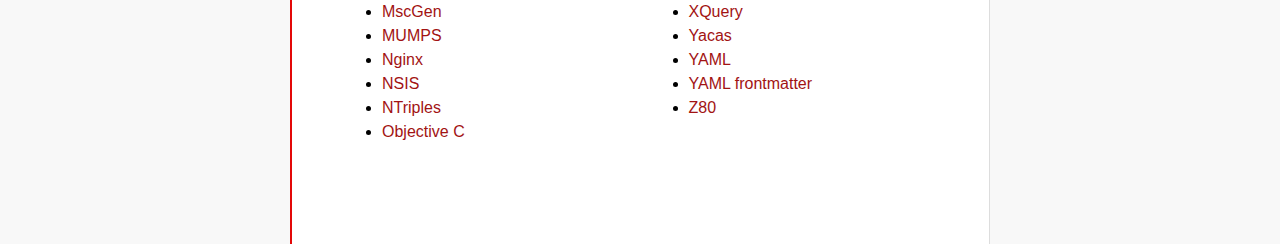
<file: static/RichFilemanager/scripts/CodeMirror/mode/index.html>
<!doctype html>

<title>CodeMirror: Language Modes</title>
<meta charset="utf-8"/>
<link rel=stylesheet href="../doc/docs.css">

<div id=nav>
  <a href="http://codemirror.net"><h1>CodeMirror</h1><img id=logo src="../doc/logo.png"></a>

  <ul>
    <li><a href="../index.html">Home</a>
    <li><a href="../doc/manual.html">Manual</a>
    <li><a href="https://github.com/codemirror/codemirror">Code</a>
  </ul>
  <ul>
    <li><a class=active href="#">Language modes</a>
  </ul>
</div>

<article>

  <h2>Language modes</h2>

  <p>This is a list of every mode in the distribution. Each mode lives
in a subdirectory of the <code>mode/</code> directory, and typically
defines a single JavaScript file that implements the mode. Loading
such file will make the language available to CodeMirror, through
the <a href="../doc/manual.html#option_mode"><code>mode</code></a>
option.</p>

  <div style="-webkit-columns: 100px 2; -moz-columns: 100px 2; columns: 100px 2;">
    <ul style="margin-top: 0">
      <li><a href="apl/index.html">APL</a></li>
      <li><a href="asn.1/index.html">ASN.1</a></li>
      <li><a href="asterisk/index.html">Asterisk dialplan</a></li>
      <li><a href="brainfuck/index.html">Brainfuck</a></li>
      <li><a href="clike/index.html">C, C++, C#</a></li>
      <li><a href="clike/index.html">Ceylon</a></li>
      <li><a href="clojure/index.html">Clojure</a></li>
      <li><a href="css/gss.html">Closure Stylesheets (GSS)</a></li>
      <li><a href="cmake/index.html">CMake</a></li>
      <li><a href="cobol/index.html">COBOL</a></li>
      <li><a href="coffeescript/index.html">CoffeeScript</a></li>
      <li><a href="commonlisp/index.html">Common Lisp</a></li>
      <li><a href="crystal/index.html">Crystal</a></li>
      <li><a href="css/index.html">CSS</a></li>
      <li><a href="cypher/index.html">Cypher</a></li>
      <li><a href="python/index.html">Cython</a></li>
      <li><a href="d/index.html">D</a></li>
      <li><a href="dart/index.html">Dart</a></li>
      <li><a href="django/index.html">Django</a> (templating language)</li>
      <li><a href="dockerfile/index.html">Dockerfile</a></li>
      <li><a href="diff/index.html">diff</a></li>
      <li><a href="dtd/index.html">DTD</a></li>
      <li><a href="dylan/index.html">Dylan</a></li>
      <li><a href="ebnf/index.html">EBNF</a></li>
      <li><a href="ecl/index.html">ECL</a></li>
      <li><a href="eiffel/index.html">Eiffel</a></li>
      <li><a href="https://github.com/optick/codemirror-mode-elixir">Elixir</a></li>
      <li><a href="elm/index.html">Elm</a></li>
      <li><a href="erlang/index.html">Erlang</a></li>
      <li><a href="factor/index.html">Factor</a></li>
      <li><a href="fcl/index.html">FCL</a></li>
      <li><a href="forth/index.html">Forth</a></li>
      <li><a href="fortran/index.html">Fortran</a></li>
      <li><a href="mllike/index.html">F#</a></li>
      <li><a href="gas/index.html">Gas</a> (AT&amp;T-style assembly)</li>
      <li><a href="gherkin/index.html">Gherkin</a></li>
      <li><a href="go/index.html">Go</a></li>
      <li><a href="groovy/index.html">Groovy</a></li>
      <li><a href="haml/index.html">HAML</a></li>
      <li><a href="handlebars/index.html">Handlebars</a></li>
      <li><a href="haskell/index.html">Haskell</a> (<a href="haskell-literate/index.html">Literate</a>)</li>
      <li><a href="haxe/index.html">Haxe</a></li>
      <li><a href="htmlembedded/index.html">HTML embedded</a> (JSP, ASP.NET)</li>
      <li><a href="htmlmixed/index.html">HTML mixed-mode</a></li>
      <li><a href="http/index.html">HTTP</a></li>
      <li><a href="idl/index.html">IDL</a></li>
      <li><a href="clike/index.html">Java</a></li>
      <li><a href="javascript/index.html">JavaScript</a> (<a href="jsx/index.html">JSX</a>)</li>
      <li><a href="jinja2/index.html">Jinja2</a></li>
      <li><a href="julia/index.html">Julia</a></li>
      <li><a href="kotlin/index.html">Kotlin</a></li>
      <li><a href="css/less.html">LESS</a></li>
      <li><a href="livescript/index.html">LiveScript</a></li>
      <li><a href="lua/index.html">Lua</a></li>
      <li><a href="markdown/index.html">Markdown</a> (<a href="gfm/index.html">GitHub-flavour</a>)</li>
      <li><a href="mathematica/index.html">Mathematica</a></li>
      <li><a href="mbox/index.html">mbox</a></li>
      <li><a href="mirc/index.html">mIRC</a></li>
      <li><a href="modelica/index.html">Modelica</a></li>
      <li><a href="mscgen/index.html">MscGen</a></li>
      <li><a href="mumps/index.html">MUMPS</a></li>
      <li><a href="nginx/index.html">Nginx</a></li>
      <li><a href="nsis/index.html">NSIS</a></li>
      <li><a href="ntriples/index.html">NTriples</a></li>
      <li><a href="clike/index.html">Objective C</a></li>
      <li><a href="mllike/index.html">OCaml</a></li>
      <li><a href="octave/index.html">Octave</a> (MATLAB)</li>
      <li><a href="oz/index.html">Oz</a></li>
      <li><a href="pascal/index.html">Pascal</a></li>
      <li><a href="pegjs/index.html">PEG.js</a></li>
      <li><a href="perl/index.html">Perl</a></li>
      <li><a href="asciiarmor/index.html">PGP (ASCII armor)</a></li>
      <li><a href="php/index.html">PHP</a></li>
      <li><a href="pig/index.html">Pig Latin</a></li>
      <li><a href="powershell/index.html">PowerShell</a></li>
      <li><a href="properties/index.html">Properties files</a></li>
      <li><a href="protobuf/index.html">ProtoBuf</a></li>
      <li><a href="pug/index.html">Pug</a></li>
      <li><a href="puppet/index.html">Puppet</a></li>
      <li><a href="python/index.html">Python</a></li>
      <li><a href="q/index.html">Q</a></li>
      <li><a href="r/index.html">R</a></li>
      <li><a href="rpm/index.html">RPM</a></li>
      <li><a href="rst/index.html">reStructuredText</a></li>
      <li><a href="ruby/index.html">Ruby</a></li>
      <li><a href="rust/index.html">Rust</a></li>
      <li><a href="sas/index.html">SAS</a></li>
      <li><a href="sass/index.html">Sass</a></li>
      <li><a href="spreadsheet/index.html">Spreadsheet</a></li>
      <li><a href="clike/scala.html">Scala</a></li>
      <li><a href="scheme/index.html">Scheme</a></li>
      <li><a href="css/scss.html">SCSS</a></li>
      <li><a href="shell/index.html">Shell</a></li>
      <li><a href="sieve/index.html">Sieve</a></li>
      <li><a href="slim/index.html">Slim</a></li>
      <li><a href="smalltalk/index.html">Smalltalk</a></li>
      <li><a href="smarty/index.html">Smarty</a></li>
      <li><a href="solr/index.html">Solr</a></li>
      <li><a href="soy/index.html">Soy</a></li>
      <li><a href="stylus/index.html">Stylus</a></li>
      <li><a href="sql/index.html">SQL</a> (several dialects)</li>
      <li><a href="sparql/index.html">SPARQL</a></li>
      <li><a href="clike/index.html">Squirrel</a></li>
      <li><a href="swift/index.html">Swift</a></li>
      <li><a href="stex/index.html">sTeX, LaTeX</a></li>
      <li><a href="tcl/index.html">Tcl</a></li>
      <li><a href="textile/index.html">Textile</a></li>
      <li><a href="tiddlywiki/index.html">Tiddlywiki</a></li>
      <li><a href="tiki/index.html">Tiki wiki</a></li>
      <li><a href="toml/index.html">TOML</a></li>
      <li><a href="tornado/index.html">Tornado</a> (templating language)</li>
      <li><a href="troff/index.html">troff</a> (for manpages)</li>
      <li><a href="ttcn/index.html">TTCN</a></li>
      <li><a href="ttcn-cfg/index.html">TTCN Configuration</a></li>
      <li><a href="turtle/index.html">Turtle</a></li>
      <li><a href="twig/index.html">Twig</a></li>
      <li><a href="vb/index.html">VB.NET</a></li>
      <li><a href="vbscript/index.html">VBScript</a></li>
      <li><a href="velocity/index.html">Velocity</a></li>
      <li><a href="verilog/index.html">Verilog/SystemVerilog</a></li>
      <li><a href="vhdl/index.html">VHDL</a></li>
      <li><a href="vue/index.html">Vue.js app</a></li>
      <li><a href="webidl/index.html">Web IDL</a></li>
      <li><a href="xml/index.html">XML/HTML</a></li>
      <li><a href="xquery/index.html">XQuery</a></li>
      <li><a href="yacas/index.html">Yacas</a></li>
      <li><a href="yaml/index.html">YAML</a></li>
      <li><a href="yaml-frontmatter/index.html">YAML frontmatter</a></li>
      <li><a href="z80/index.html">Z80</a></li>
    </ul>
  </div>

</article>
</file>
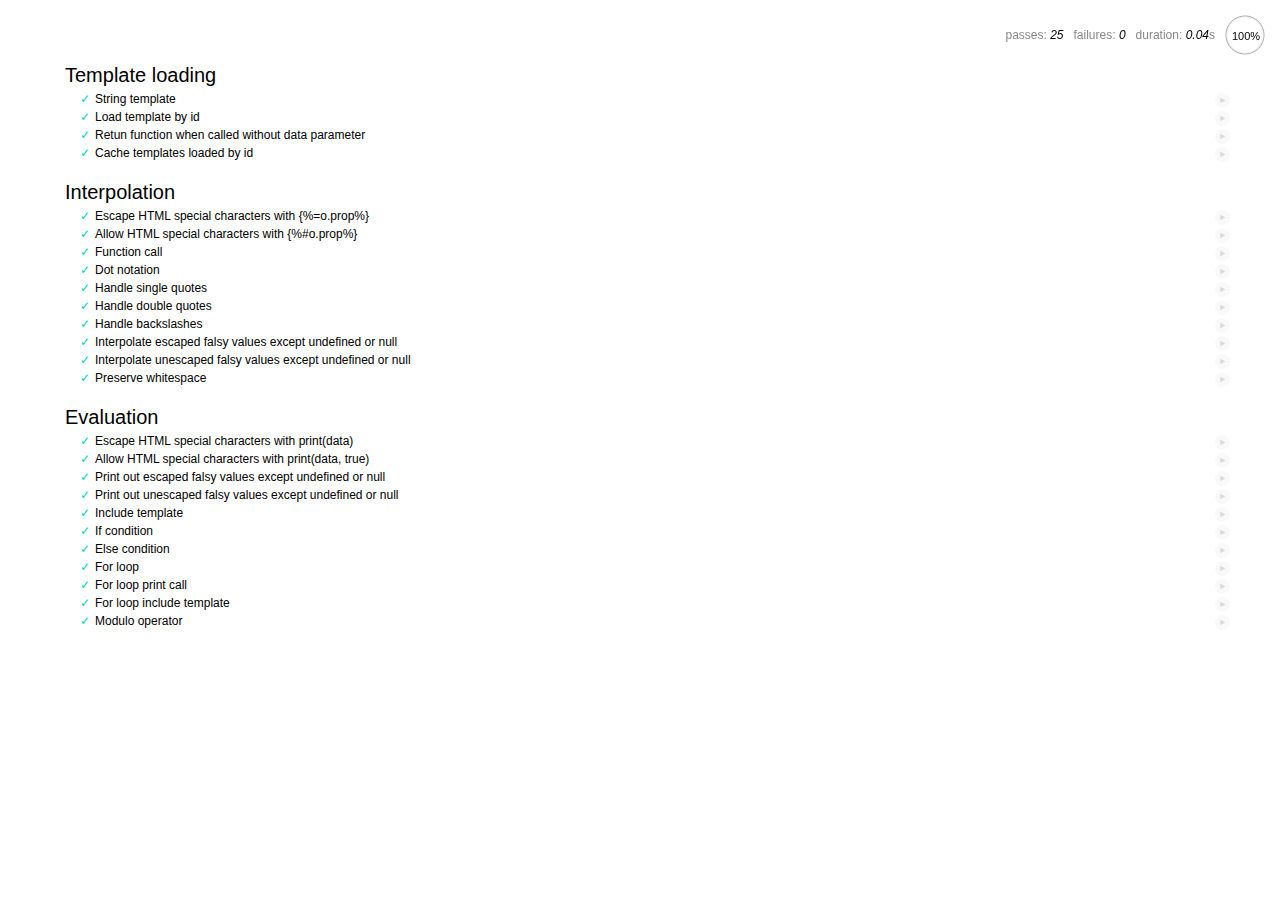
<file: static/RichFilemanager/scripts/javascript-templates/test/index.html>
<!DOCTYPE HTML>
<!--
/*
 * JavaScript Templates Test
 * https://github.com/blueimp/JavaScript-Templates
 *
 * Copyright 2011, Sebastian Tschan
 * https://blueimp.net
 *
 * Licensed under the MIT license:
 * http://www.opensource.org/licenses/MIT
 */
-->
<html lang="en">
<head>
<!--[if IE]>
<meta http-equiv="X-UA-Compatible" content="IE=edge,chrome=1">
<![endif]-->
<meta charset="utf-8">
<title>JavaScript Templates Test</title>
<meta name="viewport" content="width=device-width, initial-scale=1.0">
<link rel="stylesheet" href="vendor/mocha.css">
</head>
<body>
<div id="mocha"></div>
<script src="vendor/mocha.js"></script>
<script src="vendor/expect.js"></script>
<script>
mocha.setup('bdd');
</script>
<script type="text/x-tmpl" id="template">{%=o.value%}</script>
<script src="../js/tmpl.js"></script>
<script src="test.js"></script>
<script>
mocha.checkLeaks();
mocha.run();
</script>
</body>
</html>
</file>
<file: static/RichFilemanager/scripts/JavaScript-Load-Image/css/demo.css>
/*
 * JavaScript Load Image Demo CSS
 * https://github.com/blueimp/JavaScript-Load-Image
 *
 * Copyright 2013, Sebastian Tschan
 * https://blueimp.net
 *
 * Licensed under the MIT license:
 * http://www.opensource.org/licenses/MIT
 */

body {
  max-width: 750px;
  margin: 0 auto;
  padding: 1em;
  font-family: 'Lucida Grande', 'Lucida Sans Unicode', Arial, sans-serif;
  font-size: 1em;
  line-height: 1.4em;
  background: #222;
  color: #fff;
  -webkit-text-size-adjust: 100%;
      -ms-text-size-adjust: 100%;
}
a {
  color: orange;
  text-decoration: none;
}
img {
  border: 0;
  vertical-align: middle;
}
h1 {
  line-height: 1em;
}
table {
  width: 100%;
  word-wrap: break-word;
  table-layout: fixed;
  border-collapse: collapse;
}
tr {
  background: #fff;
  color: #222;
}
tr:nth-child(odd) {
  background: #eee;
  color: #222;
}
td {
  padding: 10px;
}
.result,
.thumbnail {
  padding: 20px;
  background: #fff;
  color: #222;
  text-align: center;
}
.jcrop-holder {
  margin: 0 auto;
}

@media (min-width: 481px) {
  .navigation {
    list-style: none;
    padding: 0;
  }
  .navigation li {
    display: inline-block;
  }
  .navigation li:not(:first-child):before {
    content: '| ';
  }
}
</file>
<file: static/RichFilemanager/scripts/javascript-templates/css/demo.css>
/*
 * JavaScript Templates Demo CSS
 * https://github.com/blueimp/JavaScript-Templates
 *
 * Copyright 2013, Sebastian Tschan
 * https://blueimp.net
 *
 * Licensed under the MIT license:
 * http://www.opensource.org/licenses/MIT
 */

body {
  max-width: 750px;
  margin: 0 auto;
  padding: 1em;
  font-family: 'Lucida Grande', 'Lucida Sans Unicode', Arial, sans-serif;
  font-size: 1em;
  line-height: 1.4em;
  background: #222;
  color: #fff;
  -webkit-text-size-adjust: 100%;
      -ms-text-size-adjust: 100%;
}
a {
  color: orange;
  text-decoration: none;
}
img {
  border: 0;
  vertical-align: middle;
}
h1 {
  line-height: 1em;
}
textarea,
input {
  display: inline-block;
  width: 100%;
  -webkit-box-sizing: border-box;
     -moz-box-sizing: border-box;
          box-sizing: border-box;
  padding: 10px;
  margin: 0 0 10px;
  font-family: "Lucida Console", Monaco, monospace;
}
.result {
  padding: 20px 40px;
  background: #fff;
  color: #222;
}
.error {
  color: red;
}

@media (min-width: 481px) {
  .navigation {
    list-style: none;
    padding: 0;
  }
  .navigation li {
    display: inline-block;
  }
  .navigation li:not(:first-child):before {
    content: '| ';
  }
}

/* IE7 fixes */
*+html textarea,
*+html input {
  width: 460px;
}
*+html .result {
  width: 400px;
}
</file>
<file: static/RichFilemanager/scripts/alertify.js/src/css/alertify.css>
.alertify {
  position: fixed;
  background-color: rgba(0, 0, 0, 0.3);
  left: 0;
  right: 0;
  top: 0;
  bottom: 0;
  width: 100%;
  height: 100%;
  z-index: 99999; }
  .alertify.hide {
    opacity: 0;
    pointer-events: none; }
  .alertify, .alertify.show {
    box-sizing: border-box;
    transition: all 0.33s cubic-bezier(0.25, 0.8, 0.25, 1); }
  .alertify, .alertify * {
    box-sizing: border-box; }
  .alertify .dialog, .alertify .alert {
    width: 100%;
    padding: 0;
    margin: 0 auto;
    position: relative;
    top: 50%; }
    .alertify .dialog > *, .alertify .alert > * {
      width: 400px;
      max-width: 95%;
      margin: 0 auto;
      text-align: left;
      padding: 18px;
      background: #fff;
      box-shadow: 0 2px 4px -1px rgba(0, 0, 0, 0.14), 0 4px 5px 0 rgba(0, 0, 0, 0.098), 0 1px 10px 0 rgba(0, 0, 0, 0.084); }
    .alertify .dialog [data-alertify-msg], .alertify .alert [data-alertify-msg] {
      padding-bottom: 12px;
      text-align: left; }
    .alertify .dialog input[data-alertify-input]:not(.form-control), .alertify .alert input[data-alertify-input]:not(.form-control) {
      width: 100%;
      font-size: 100%;
      padding: 8px; }
      .alertify .dialog input[data-alertify-input]:not(.form-control):focus, .alertify .alert input[data-alertify-input]:not(.form-control):focus {
        outline-offset: -2px; }
    .alertify .dialog [data-alertify-btn-holder], .alertify .alert [data-alertify-btn-holder] {
      text-align: right;
      margin-top: 12px; }
      .alertify .dialog [data-alertify-btn-holder] [data-alertify-btn]:not(.btn):not(.pure-button):not(.md-button):not(.mdl-button), .alertify .alert [data-alertify-btn-holder] [data-alertify-btn]:not(.btn):not(.pure-button):not(.md-button):not(.mdl-button) {
        background: transparent;
        box-sizing: border-box;
        color: rgba(0, 0, 0, 0.87);
        position: relative;
        outline: 0;
        display: inline-block;
        -ms-flex-align: center;
            -ms-grid-row-align: center;
            align-items: center;
        padding: 0 6px;
        margin-left: 15px;
        line-height: 36px;
        min-height: 36px;
        white-space: nowrap;
        min-width: 88px;
        text-align: center;
        text-transform: uppercase;
        font-size: 14px;
        text-decoration: none;
        cursor: pointer;
        border: 1px solid #DBDBDB;
        border-radius: 2px; }
        .alertify .dialog [data-alertify-btn-holder] [data-alertify-btn]:not(.btn):not(.pure-button):not(.md-button):not(.mdl-button):hover, .alertify .dialog [data-alertify-btn-holder] [data-alertify-btn]:not(.btn):not(.pure-button):not(.md-button):not(.mdl-button):active, .alertify .alert [data-alertify-btn-holder] [data-alertify-btn]:not(.btn):not(.pure-button):not(.md-button):not(.mdl-button):hover, .alertify .alert [data-alertify-btn-holder] [data-alertify-btn]:not(.btn):not(.pure-button):not(.md-button):not(.mdl-button):active {
          background-color: rgba(0, 0, 0, 0.05); }
        .alertify .dialog [data-alertify-btn-holder] [data-alertify-btn]:not(.btn):not(.pure-button):not(.md-button):not(.mdl-button):focus, .alertify .alert [data-alertify-btn-holder] [data-alertify-btn]:not(.btn):not(.pure-button):not(.md-button):not(.mdl-button):focus {
          border: 1px solid rgba(0, 0, 0, 0.1); }
      .alertify .dialog [data-alertify-btn-holder] [data-alertify-btn].btn, .alertify .alert [data-alertify-btn-holder] [data-alertify-btn].btn {
        margin: 6px 4px; }

.alertify-logs {
  position: fixed;
  z-index: 100000; }
  .alertify-logs.bottom, .alertify-logs:not(.top) {
    bottom: 16px; }
  .alertify-logs.left, .alertify-logs:not(.right) {
    left: 16px; }
    .alertify-logs.left > *, .alertify-logs:not(.right) > * {
      float: left;
      transform: translate3d(0, 0, 0);
      height: auto; }
      .alertify-logs.left > *.show, .alertify-logs:not(.right) > *.show {
        left: 0; }
      .alertify-logs.left > *, .alertify-logs.left > *.hide, .alertify-logs:not(.right) > *, .alertify-logs:not(.right) > *.hide {
        left: -110%; }
  .alertify-logs.right {
    right: 16px; }
    .alertify-logs.right > * {
      float: right;
      transform: translate3d(0, 0, 0); }
      .alertify-logs.right > *.show {
        right: 0;
        opacity: 1; }
      .alertify-logs.right > *, .alertify-logs.right > *.hide {
        right: -110%;
        opacity: 0; }
  .alertify-logs.top {
    top: 0; }
  .alertify-logs > * {
    box-sizing: border-box;
    transition: all 0.4s cubic-bezier(0.25, 0.8, 0.25, 1);
    position: relative;
    clear: both;
    -webkit-backface-visibility: hidden;
            backface-visibility: hidden;
    perspective: 1000; }
    .alertify-logs > * {
      max-height: 0;
      margin: 0;
      padding: 0;
      overflow: hidden;
      opacity: 0;
      pointer-events: none; }
    .alertify-logs > *.show {
      margin-top: 12px;
      opacity: 1;
      max-height: 1000px;
      pointer-events: auto; }
  .alertify-logs [data-alertify-log-msg] {
    padding: 12px 24px;
    color: #fff;
    box-shadow: 0 2px 5px 0 rgba(0, 0, 0, 0.2);
    border-radius: 1px;
    transition: .2s all;
    display: block !important; }
    .alertify-logs [data-alertify-log-msg], .alertify-logs [data-alertify-log-msg].default {
      color: #fff;
      background: rgba(0, 0, 0, 0.8); }
    .alertify-logs [data-alertify-log-msg].success {
      color: #fff;
      background: rgba(76, 175, 80, 0.9); }
    .alertify-logs [data-alertify-log-msg].warning {
      color: #fff;
      background: rgba(255, 125, 25, 0.9); }
    .alertify-logs [data-alertify-log-msg].error {
      color: #fff;
      background: rgba(244, 67, 54, 0.9); }
</file>
<file: static/RichFilemanager/scripts/CodeMirror/doc/docs.css>
@font-face {
  font-family: 'Source Sans Pro';
  font-style: normal;
  font-weight: 400;
  src: local('Source Sans Pro'), local('SourceSansPro-Regular'), url(//themes.googleusercontent.com/static/fonts/sourcesanspro/v5/ODelI1aHBYDBqgeIAH2zlBM0YzuT7MdOe03otPbuUS0.woff) format('woff');
}

body, html { margin: 0; padding: 0; height: 100%; }
section, article { display: block; padding: 0; }

body {
  background: #f8f8f8;
  font-family: 'Source Sans Pro', Helvetica, Arial, sans-serif;
  line-height: 1.5;
}

p { margin-top: 0; }

h2, h3, h1 {
  font-weight: normal;
  margin-bottom: .7em;
}
h1 { font-size: 140%; }
h2 { font-size: 120%; }
h3 { font-size: 110%; }
article > h2:first-child, section:first-child > h2 { margin-top: 0; }

#nav h1 {
  margin-right: 12px;
  margin-top: 0;
  margin-bottom: 2px;
  color: #d30707;
  letter-spacing: .5px;
}

a, a:visited, a:link, .quasilink {
  color: #A21313;
  text-decoration: none;
}

em {
  padding-right: 2px;
}

.quasilink {
  cursor: pointer;
}

article {
  max-width: 700px;
  margin: 0 0 0 160px;
  border-left: 2px solid #E30808;
  border-right: 1px solid #ddd;
  padding: 30px 50px 100px 50px;
  background: white;
  z-index: 2;
  position: relative;
  min-height: 100%;
  box-sizing: border-box;
  -moz-box-sizing: border-box;
}

#nav {
  position: fixed;
  padding-top: 30px;
  max-height: 100%;
  box-sizing: -moz-border-box;
  box-sizing: border-box;
  overflow-y: auto;
  left: 0; right: none;
  width: 160px;
  text-align: right;
  z-index: 1;
}

@media screen and (min-width: 1000px) {
  article {
    margin: 0 auto;
  }
  #nav {
    right: 50%;
    width: auto;
    border-right: 349px solid transparent;
  }
}

#nav ul {
  display: block;
  margin: 0; padding: 0;
  margin-bottom: 32px;
}

#nav li {
  display: block;
  margin-bottom: 4px;
}

#nav li ul {
  font-size: 80%;
  margin-bottom: 0;
  display: none;
}

#nav li.active ul {
  display: block;
}

#nav li li a {
  padding-right: 20px;
  display: inline-block;
}

#nav ul a {
  color: black;
  padding: 0 7px 1px 11px;
}

#nav ul a.active, #nav ul a:hover {
  border-bottom: 1px solid #E30808;
  margin-bottom: -1px;
  color: #E30808;
}

#logo {
  border: 0;
  margin-right: 12px;
  margin-bottom: 25px;
}

section {
  border-top: 1px solid #E30808;
  margin: 1.5em 0;
}

section.first {
  border: none;
  margin-top: 0;
}

#demo {
  position: relative;
}

#demolist {
  position: absolute;
  right: 5px;
  top: 5px;
  z-index: 25;
}

.yinyang {
  position: absolute;
  top: -10px;
  left: 0; right: 0;
  margin: auto;
  display: block;
  height: 120px;
}

.actions {
  margin: 1em 0 0;
  min-height: 100px;
  position: relative;
}

.actionspicture {
  pointer-events: none;
  position: absolute;
  height: 100px;
  top: 0; left: 0; right: 0;
}

.actionlink {
  pointer-events: auto;
  font-family: arial;
  font-size: 80%;
  font-weight: bold;
  position: absolute;
  top: 0; bottom: 0;
  line-height: 1;
  height: 1em;
  margin: auto;
}

.actionlink.download {
  color: white;
  right: 50%;
  margin-right: 13px;
  text-shadow: -1px 1px 3px #b00, -1px -1px 3px #b00, 1px 0px 3px #b00;
}

.actionlink.fund {
  color: #b00;
  left: 50%;
  margin-left: 15px;
}

.actionlink:hover {
  text-decoration: underline;
}

.actionlink a {
  color: inherit;
}

.actionsleft {
  float: left;
}

.actionsright {
  float: right;
  text-align: right;
}

@media screen and (max-width: 800px) {
  .actions {
    padding-top: 120px;
  }
  .actionsleft, .actionsright {
    float: none;
    text-align: left;
    margin-bottom: 1em;
  }
}

th {
  text-decoration: underline;
  font-weight: normal;
  text-align: left;
}

#features ul {
  list-style: none;
  margin: 0 0 1em;
  padding: 0 0 0 1.2em;
}

#features li:before {
  content: "-";
  width: 1em;
  display: inline-block;
  padding: 0;
  margin: 0;
  margin-left: -1em;
}

.rel {
  margin-bottom: 0;
}
.rel-note {
  margin-top: 0;
  color: #555;
}

pre {
  padding-left: 15px;
  border-left: 2px solid #ddd;
}

code {
  padding: 0 2px;
}

strong {
  text-decoration: underline;
  font-weight: normal;
}

.field {
  border: 1px solid #A21313;
}
</file>
<file: static/RichFilemanager/scripts/javascript-templates/test/vendor/mocha.css>
@charset "utf-8";

body {
  margin:0;
}

#mocha {
  font: 20px/1.5 "Helvetica Neue", Helvetica, Arial, sans-serif;
  margin: 60px 50px;
}

#mocha ul,
#mocha li {
  margin: 0;
  padding: 0;
}

#mocha ul {
  list-style: none;
}

#mocha h1,
#mocha h2 {
  margin: 0;
}

#mocha h1 {
  margin-top: 15px;
  font-size: 1em;
  font-weight: 200;
}

#mocha h1 a {
  text-decoration: none;
  color: inherit;
}

#mocha h1 a:hover {
  text-decoration: underline;
}

#mocha .suite .suite h1 {
  margin-top: 0;
  font-size: .8em;
}

#mocha .hidden {
  display: none;
}

#mocha h2 {
  font-size: 12px;
  font-weight: normal;
  cursor: pointer;
}

#mocha .suite {
  margin-left: 15px;
}

#mocha .test {
  margin-left: 15px;
  overflow: hidden;
}

#mocha .test.pending:hover h2::after {
  content: '(pending)';
  font-family: arial, sans-serif;
}

#mocha .test.pass.medium .duration {
  background: #c09853;
}

#mocha .test.pass.slow .duration {
  background: #b94a48;
}

#mocha .test.pass::before {
  content: '✓';
  font-size: 12px;
  display: block;
  float: left;
  margin-right: 5px;
  color: #00d6b2;
}

#mocha .test.pass .duration {
  font-size: 9px;
  margin-left: 5px;
  padding: 2px 5px;
  color: #fff;
  -webkit-box-shadow: inset 0 1px 1px rgba(0,0,0,.2);
  -moz-box-shadow: inset 0 1px 1px rgba(0,0,0,.2);
  box-shadow: inset 0 1px 1px rgba(0,0,0,.2);
  -webkit-border-radius: 5px;
  -moz-border-radius: 5px;
  -ms-border-radius: 5px;
  -o-border-radius: 5px;
  border-radius: 5px;
}

#mocha .test.pass.fast .duration {
  display: none;
}

#mocha .test.pending {
  color: #0b97c4;
}

#mocha .test.pending::before {
  content: '◦';
  color: #0b97c4;
}

#mocha .test.fail {
  color: #c00;
}

#mocha .test.fail pre {
  color: black;
}

#mocha .test.fail::before {
  content: '✖';
  font-size: 12px;
  display: block;
  float: left;
  margin-right: 5px;
  color: #c00;
}

#mocha .test pre.error {
  color: #c00;
  max-height: 300px;
  overflow: auto;
}

#mocha .test .html-error {
  overflow: auto;
  color: black;
  line-height: 1.5;
  display: block;
  float: left;
  clear: left;
  font: 12px/1.5 monaco, monospace;
  margin: 5px;
  padding: 15px;
  border: 1px solid #eee;
  max-width: 85%; /*(1)*/
  max-width: calc(100% - 42px); /*(2)*/
  max-height: 300px;
  word-wrap: break-word;
  border-bottom-color: #ddd;
  -webkit-border-radius: 3px;
  -webkit-box-shadow: 0 1px 3px #eee;
  -moz-border-radius: 3px;
  -moz-box-shadow: 0 1px 3px #eee;
  border-radius: 3px;
}

#mocha .test .html-error pre.error {
  border: none;
  -webkit-border-radius: none;
  -webkit-box-shadow: none;
  -moz-border-radius: none;
  -moz-box-shadow: none;
  padding: 0;
  margin: 0;
  margin-top: 18px;
  max-height: none;
}

/**
 * (1): approximate for browsers not supporting calc
 * (2): 42 = 2*15 + 2*10 + 2*1 (padding + margin + border)
 *      ^^ seriously
 */
#mocha .test pre {
  display: block;
  float: left;
  clear: left;
  font: 12px/1.5 monaco, monospace;
  margin: 5px;
  padding: 15px;
  border: 1px solid #eee;
  max-width: 85%; /*(1)*/
  max-width: calc(100% - 42px); /*(2)*/
  word-wrap: break-word;
  border-bottom-color: #ddd;
  -webkit-border-radius: 3px;
  -webkit-box-shadow: 0 1px 3px #eee;
  -moz-border-radius: 3px;
  -moz-box-shadow: 0 1px 3px #eee;
  border-radius: 3px;
}

#mocha .test h2 {
  position: relative;
}

#mocha .test a.replay {
  position: absolute;
  top: 3px;
  right: 0;
  text-decoration: none;
  vertical-align: middle;
  display: block;
  width: 15px;
  height: 15px;
  line-height: 15px;
  text-align: center;
  background: #eee;
  font-size: 15px;
  -moz-border-radius: 15px;
  border-radius: 15px;
  -webkit-transition: opacity 200ms;
  -moz-transition: opacity 200ms;
  transition: opacity 200ms;
  opacity: 0.3;
  color: #888;
}

#mocha .test:hover a.replay {
  opacity: 1;
}

#mocha-report.pass .test.fail {
  display: none;
}

#mocha-report.fail .test.pass {
  display: none;
}

#mocha-report.pending .test.pass,
#mocha-report.pending .test.fail {
  display: none;
}
#mocha-report.pending .test.pass.pending {
  display: block;
}

#mocha-error {
  color: #c00;
  font-size: 1.5em;
  font-weight: 100;
  letter-spacing: 1px;
}

#mocha-stats {
  position: fixed;
  top: 15px;
  right: 10px;
  font-size: 12px;
  margin: 0;
  color: #888;
  z-index: 1;
}

#mocha-stats .progress {
  float: right;
  padding-top: 0;
}

#mocha-stats em {
  color: black;
}

#mocha-stats a {
  text-decoration: none;
  color: inherit;
}

#mocha-stats a:hover {
  border-bottom: 1px solid #eee;
}

#mocha-stats li {
  display: inline-block;
  margin: 0 5px;
  list-style: none;
  padding-top: 11px;
}

#mocha-stats canvas {
  width: 40px;
  height: 40px;
}

#mocha code .comment { color: #ddd; }
#mocha code .init { color: #2f6fad; }
#mocha code .string { color: #5890ad; }
#mocha code .keyword { color: #8a6343; }
#mocha code .number { color: #2f6fad; }

@media screen and (max-device-width: 480px) {
  #mocha {
    margin: 60px 0px;
  }

  #mocha #stats {
    position: absolute;
  }
}
</file>
<file: static/RichFilemanager/scripts/alertify.js/website/css/styles.min.css>
@charset "UTF-8";html{color:rgba(0,0,0,.87);font-size:1em;line-height:1.4}::-moz-selection{background:#b3d4fc;text-shadow:none}::selection{background:#b3d4fc;text-shadow:none}hr{display:block;height:1px;border:0;border-top:1px solid #ccc;margin:1em 0;padding:0}audio,canvas,iframe,img,svg,video{vertical-align:middle}fieldset{border:0;margin:0;padding:0}textarea{resize:vertical}.browserupgrade{margin:.2em 0;background:#ccc;color:#000;padding:.2em 0}.hidden{display:none!important}.visuallyhidden{border:0;clip:rect(0 0 0 0);height:1px;margin:-1px;overflow:hidden;padding:0;position:absolute;width:1px}.visuallyhidden.focusable:active,.visuallyhidden.focusable:focus{clip:auto;height:auto;margin:0;overflow:visible;position:static;width:auto}.invisible{visibility:hidden}.clearfix:after,.clearfix:before{content:" ";display:table}.clearfix:after{clear:both}@media print{*,:after,:before,:first-letter{background:transparent!important;color:#000!important;box-shadow:none!important}a,a:visited{text-decoration:underline}a[href]:after{content:" (" attr(href) ")"}abbr[title]:after{content:" (" attr(title) ")"}a[href^="#"]:after,a[href^="javascript:"]:after{content:""}blockquote,pre{border:1px solid #999;page-break-inside:avoid}thead{display:table-header-group}img,tr{page-break-inside:avoid}img{max-width:100%!important}h2,h3,p{orphans:3;widows:3}h2,h3{page-break-after:avoid}}.mdl-accordion,.mdl-button,.mdl-card,.mdl-checkbox,.mdl-dropdown-menu,.mdl-icon-toggle,.mdl-item,.mdl-radio,.mdl-slider,.mdl-switch,.mdl-tabs__tab,a{-webkit-tap-highlight-color:transparent;-webkit-tap-highlight-color:rgba(255,255,255,0)}html{height:100%;-ms-touch-action:manipulation;touch-action:manipulation}body,html{width:100%}body{min-height:100%;margin:0}main{display:block}[hidden]{display:none!important}body,html{font-family:Helvetica,Arial,sans-serif;font-size:14px;font-weight:400;line-height:20px}h1,h2,h3,h4,h5,h6,p{margin:0;padding:0}h1 small,h2 small,h3 small,h4 small,h5 small,h6 small{font-size:56px;opacity:.54;font-size:.6em}h1,h1 small,h2 small,h3 small,h4 small,h5 small,h6 small{font-family:Roboto,Helvetica,Arial,sans-serif;font-weight:400;line-height:1.35;letter-spacing:-.02em}h1{font-size:56px;margin-top:24px;margin-bottom:24px}h2{font-size:45px;line-height:48px}h2,h3{font-family:Roboto,Helvetica,Arial,sans-serif;font-weight:400;margin-top:24px;margin-bottom:24px}h3{font-size:34px;line-height:40px}h4{font-size:24px;font-weight:400;line-height:32px;-moz-osx-font-smoothing:grayscale}h4,h5{font-family:Roboto,Helvetica,Arial,sans-serif;margin-top:24px;margin-bottom:16px}h5{font-size:20px;font-weight:500;line-height:1;letter-spacing:.02em}h6{font-family:Roboto,Helvetica,Arial,sans-serif;font-size:16px;letter-spacing:.04em;margin-top:24px}h6,p{font-weight:400;line-height:24px;margin-bottom:16px}p{font-size:14px;letter-spacing:0}a{color:#ff4081;font-weight:500}blockquote{font-family:Roboto,Helvetica,Arial,sans-serif;position:relative;font-size:24px;font-weight:300;font-style:italic;line-height:1.35;letter-spacing:.08em}blockquote:before{position:absolute;left:-.5em;content:'“'}blockquote:after{content:'”';margin-left:-.05em}mark{background-color:#f4ff81}dt{font-weight:700}address{font-size:12px;line-height:1;font-style:normal}address,ol,ul{font-weight:400;letter-spacing:0}ol,ul{font-size:14px;line-height:24px}.mdl-typography--display-4,.mdl-typography--display-4-color-contrast{font-family:Roboto,Helvetica,Arial,sans-serif;font-size:112px;font-weight:300;line-height:1;letter-spacing:-.04em}.mdl-typography--display-4-color-contrast{opacity:.54}.mdl-typography--display-3,.mdl-typography--display-3-color-contrast{font-family:Roboto,Helvetica,Arial,sans-serif;font-size:56px;font-weight:400;line-height:1.35;letter-spacing:-.02em}.mdl-typography--display-3-color-contrast{opacity:.54}.mdl-typography--display-2,.mdl-typography--display-2-color-contrast{font-family:Roboto,Helvetica,Arial,sans-serif;font-size:45px;font-weight:400;line-height:48px}.mdl-typography--display-2-color-contrast{opacity:.54}.mdl-typography--display-1,.mdl-typography--display-1-color-contrast{font-family:Roboto,Helvetica,Arial,sans-serif;font-size:34px;font-weight:400;line-height:40px}.mdl-typography--display-1-color-contrast{opacity:.54}.mdl-typography--headline,.mdl-typography--headline-color-contrast{font-family:Roboto,Helvetica,Arial,sans-serif;font-size:24px;font-weight:400;line-height:32px;-moz-osx-font-smoothing:grayscale}.mdl-typography--headline-color-contrast{opacity:.87}.mdl-typography--title,.mdl-typography--title-color-contrast{font-family:Roboto,Helvetica,Arial,sans-serif;font-size:20px;font-weight:500;line-height:1;letter-spacing:.02em}.mdl-typography--title-color-contrast{opacity:.87}.mdl-typography--subhead,.mdl-typography--subhead-color-contrast{font-family:Roboto,Helvetica,Arial,sans-serif;font-size:16px;font-weight:400;line-height:24px;letter-spacing:.04em}.mdl-typography--subhead-color-contrast{opacity:.87}.mdl-typography--body-2,.mdl-typography--body-2-color-contrast{font-size:14px;font-weight:700;line-height:24px;letter-spacing:0}.mdl-typography--body-2-color-contrast{opacity:.87}.mdl-typography--body-1,.mdl-typography--body-1-color-contrast{font-size:14px;font-weight:400;line-height:24px;letter-spacing:0}.mdl-typography--body-1-color-contrast{opacity:.87}.mdl-typography--body-2-force-preferred-font,.mdl-typography--body-2-force-preferred-font-color-contrast{font-family:Roboto,Helvetica,Arial,sans-serif;font-size:14px;font-weight:500;line-height:24px;letter-spacing:0}.mdl-typography--body-2-force-preferred-font-color-contrast{opacity:.87}.mdl-typography--body-1-force-preferred-font,.mdl-typography--body-1-force-preferred-font-color-contrast{font-family:Roboto,Helvetica,Arial,sans-serif;font-size:14px;font-weight:400;line-height:24px;letter-spacing:0}.mdl-typography--body-1-force-preferred-font-color-contrast{opacity:.87}.mdl-typography--caption,.mdl-typography--caption-force-preferred-font{font-size:12px;font-weight:400;line-height:1;letter-spacing:0}.mdl-typography--caption-force-preferred-font{font-family:Roboto,Helvetica,Arial,sans-serif}.mdl-typography--caption-color-contrast,.mdl-typography--caption-force-preferred-font-color-contrast{font-size:12px;font-weight:400;line-height:1;letter-spacing:0;opacity:.54}.mdl-typography--caption-force-preferred-font-color-contrast{font-family:Roboto,Helvetica,Arial,sans-serif}.mdl-typography--menu,.mdl-typography--menu-color-contrast{font-family:Roboto,Helvetica,Arial,sans-serif;font-size:14px;font-weight:500;line-height:1;letter-spacing:0}.mdl-typography--menu-color-contrast{opacity:.87}.mdl-typography--button,.mdl-typography--button-color-contrast{font-family:Roboto,Helvetica,Arial,sans-serif;font-size:14px;font-weight:500;text-transform:uppercase;line-height:1;letter-spacing:0}.mdl-typography--button-color-contrast{opacity:.87}.mdl-typography--text-left{text-align:left}.mdl-typography--text-right{text-align:right}.mdl-typography--text-center{text-align:center}.mdl-typography--text-justify{text-align:justify}.mdl-typography--text-nowrap{white-space:nowrap}.mdl-typography--text-lowercase{text-transform:lowercase}.mdl-typography--text-uppercase{text-transform:uppercase}.mdl-typography--text-capitalize{text-transform:capitalize}.mdl-typography--font-thin{font-weight:200!important}.mdl-typography--font-light{font-weight:300!important}.mdl-typography--font-regular{font-weight:400!important}.mdl-typography--font-medium{font-weight:500!important}.mdl-typography--font-bold{font-weight:700!important}.mdl-typography--font-black{font-weight:900!important}.material-icons{font-family:Material Icons;font-weight:400;font-style:normal;font-size:24px;line-height:1;letter-spacing:normal;text-transform:none;display:inline-block;word-wrap:normal;font-feature-settings:'liga';-webkit-font-feature-settings:'liga';-webkit-font-smoothing:antialiased}.mdl-color-text--red{color:#f44336!important}.mdl-color--red{background-color:#f44336!important}.mdl-color-text--red-50{color:#ffebee!important}.mdl-color--red-50{background-color:#ffebee!important}.mdl-color-text--red-100{color:#ffcdd2!important}.mdl-color--red-100{background-color:#ffcdd2!important}.mdl-color-text--red-200{color:#ef9a9a!important}.mdl-color--red-200{background-color:#ef9a9a!important}.mdl-color-text--red-300{color:#e57373!important}.mdl-color--red-300{background-color:#e57373!important}.mdl-color-text--red-400{color:#ef5350!important}.mdl-color--red-400{background-color:#ef5350!important}.mdl-color-text--red-500{color:#f44336!important}.mdl-color--red-500{background-color:#f44336!important}.mdl-color-text--red-600{color:#e53935!important}.mdl-color--red-600{background-color:#e53935!important}.mdl-color-text--red-700{color:#d32f2f!important}.mdl-color--red-700{background-color:#d32f2f!important}.mdl-color-text--red-800{color:#c62828!important}.mdl-color--red-800{background-color:#c62828!important}.mdl-color-text--red-900{color:#b71c1c!important}.mdl-color--red-900{background-color:#b71c1c!important}.mdl-color-text--red-A100{color:#ff8a80!important}.mdl-color--red-A100{background-color:#ff8a80!important}.mdl-color-text--red-A200{color:#ff5252!important}.mdl-color--red-A200{background-color:#ff5252!important}.mdl-color-text--red-A400{color:#ff1744!important}.mdl-color--red-A400{background-color:#ff1744!important}.mdl-color-text--red-A700{color:#d50000!important}.mdl-color--red-A700{background-color:#d50000!important}.mdl-color-text--pink{color:#e91e63!important}.mdl-color--pink{background-color:#e91e63!important}.mdl-color-text--pink-50{color:#fce4ec!important}.mdl-color--pink-50{background-color:#fce4ec!important}.mdl-color-text--pink-100{color:#f8bbd0!important}.mdl-color--pink-100{background-color:#f8bbd0!important}.mdl-color-text--pink-200{color:#f48fb1!important}.mdl-color--pink-200{background-color:#f48fb1!important}.mdl-color-text--pink-300{color:#f06292!important}.mdl-color--pink-300{background-color:#f06292!important}.mdl-color-text--pink-400{color:#ec407a!important}.mdl-color--pink-400{background-color:#ec407a!important}.mdl-color-text--pink-500{color:#e91e63!important}.mdl-color--pink-500{background-color:#e91e63!important}.mdl-color-text--pink-600{color:#d81b60!important}.mdl-color--pink-600{background-color:#d81b60!important}.mdl-color-text--pink-700{color:#c2185b!important}.mdl-color--pink-700{background-color:#c2185b!important}.mdl-color-text--pink-800{color:#ad1457!important}.mdl-color--pink-800{background-color:#ad1457!important}.mdl-color-text--pink-900{color:#880e4f!important}.mdl-color--pink-900{background-color:#880e4f!important}.mdl-color-text--pink-A100{color:#ff80ab!important}.mdl-color--pink-A100{background-color:#ff80ab!important}.mdl-color-text--pink-A200{color:#ff4081!important}.mdl-color--pink-A200{background-color:#ff4081!important}.mdl-color-text--pink-A400{color:#f50057!important}.mdl-color--pink-A400{background-color:#f50057!important}.mdl-color-text--pink-A700{color:#c51162!important}.mdl-color--pink-A700{background-color:#c51162!important}.mdl-color-text--purple{color:#9c27b0!important}.mdl-color--purple{background-color:#9c27b0!important}.mdl-color-text--purple-50{color:#f3e5f5!important}.mdl-color--purple-50{background-color:#f3e5f5!important}.mdl-color-text--purple-100{color:#e1bee7!important}.mdl-color--purple-100{background-color:#e1bee7!important}.mdl-color-text--purple-200{color:#ce93d8!important}.mdl-color--purple-200{background-color:#ce93d8!important}.mdl-color-text--purple-300{color:#ba68c8!important}.mdl-color--purple-300{background-color:#ba68c8!important}.mdl-color-text--purple-400{color:#ab47bc!important}.mdl-color--purple-400{background-color:#ab47bc!important}.mdl-color-text--purple-500{color:#9c27b0!important}.mdl-color--purple-500{background-color:#9c27b0!important}.mdl-color-text--purple-600{color:#8e24aa!important}.mdl-color--purple-600{background-color:#8e24aa!important}.mdl-color-text--purple-700{color:#7b1fa2!important}.mdl-color--purple-700{background-color:#7b1fa2!important}.mdl-color-text--purple-800{color:#6a1b9a!important}.mdl-color--purple-800{background-color:#6a1b9a!important}.mdl-color-text--purple-900{color:#4a148c!important}.mdl-color--purple-900{background-color:#4a148c!important}.mdl-color-text--purple-A100{color:#ea80fc!important}.mdl-color--purple-A100{background-color:#ea80fc!important}.mdl-color-text--purple-A200{color:#e040fb!important}.mdl-color--purple-A200{background-color:#e040fb!important}.mdl-color-text--purple-A400{color:#d500f9!important}.mdl-color--purple-A400{background-color:#d500f9!important}.mdl-color-text--purple-A700{color:#a0f!important}.mdl-color--purple-A700{background-color:#a0f!important}.mdl-color-text--deep-purple{color:#673ab7!important}.mdl-color--deep-purple{background-color:#673ab7!important}.mdl-color-text--deep-purple-50{color:#ede7f6!important}.mdl-color--deep-purple-50{background-color:#ede7f6!important}.mdl-color-text--deep-purple-100{color:#d1c4e9!important}.mdl-color--deep-purple-100{background-color:#d1c4e9!important}.mdl-color-text--deep-purple-200{color:#b39ddb!important}.mdl-color--deep-purple-200{background-color:#b39ddb!important}.mdl-color-text--deep-purple-300{color:#9575cd!important}.mdl-color--deep-purple-300{background-color:#9575cd!important}.mdl-color-text--deep-purple-400{color:#7e57c2!important}.mdl-color--deep-purple-400{background-color:#7e57c2!important}.mdl-color-text--deep-purple-500{color:#673ab7!important}.mdl-color--deep-purple-500{background-color:#673ab7!important}.mdl-color-text--deep-purple-600{color:#5e35b1!important}.mdl-color--deep-purple-600{background-color:#5e35b1!important}.mdl-color-text--deep-purple-700{color:#512da8!important}.mdl-color--deep-purple-700{background-color:#512da8!important}.mdl-color-text--deep-purple-800{color:#4527a0!important}.mdl-color--deep-purple-800{background-color:#4527a0!important}.mdl-color-text--deep-purple-900{color:#311b92!important}.mdl-color--deep-purple-900{background-color:#311b92!important}.mdl-color-text--deep-purple-A100{color:#b388ff!important}.mdl-color--deep-purple-A100{background-color:#b388ff!important}.mdl-color-text--deep-purple-A200{color:#7c4dff!important}.mdl-color--deep-purple-A200{background-color:#7c4dff!important}.mdl-color-text--deep-purple-A400{color:#651fff!important}.mdl-color--deep-purple-A400{background-color:#651fff!important}.mdl-color-text--deep-purple-A700{color:#6200ea!important}.mdl-color--deep-purple-A700{background-color:#6200ea!important}.mdl-color-text--indigo{color:#3f51b5!important}.mdl-color--indigo{background-color:#3f51b5!important}.mdl-color-text--indigo-50{color:#e8eaf6!important}.mdl-color--indigo-50{background-color:#e8eaf6!important}.mdl-color-text--indigo-100{color:#c5cae9!important}.mdl-color--indigo-100{background-color:#c5cae9!important}.mdl-color-text--indigo-200{color:#9fa8da!important}.mdl-color--indigo-200{background-color:#9fa8da!important}.mdl-color-text--indigo-300{color:#7986cb!important}.mdl-color--indigo-300{background-color:#7986cb!important}.mdl-color-text--indigo-400{color:#5c6bc0!important}.mdl-color--indigo-400{background-color:#5c6bc0!important}.mdl-color-text--indigo-500{color:#3f51b5!important}.mdl-color--indigo-500{background-color:#3f51b5!important}.mdl-color-text--indigo-600{color:#3949ab!important}.mdl-color--indigo-600{background-color:#3949ab!important}.mdl-color-text--indigo-700{color:#303f9f!important}.mdl-color--indigo-700{background-color:#303f9f!important}.mdl-color-text--indigo-800{color:#283593!important}.mdl-color--indigo-800{background-color:#283593!important}.mdl-color-text--indigo-900{color:#1a237e!important}.mdl-color--indigo-900{background-color:#1a237e!important}.mdl-color-text--indigo-A100{color:#8c9eff!important}.mdl-color--indigo-A100{background-color:#8c9eff!important}.mdl-color-text--indigo-A200{color:#536dfe!important}.mdl-color--indigo-A200{background-color:#536dfe!important}.mdl-color-text--indigo-A400{color:#3d5afe!important}.mdl-color--indigo-A400{background-color:#3d5afe!important}.mdl-color-text--indigo-A700{color:#304ffe!important}.mdl-color--indigo-A700{background-color:#304ffe!important}.mdl-color-text--blue{color:#2196f3!important}.mdl-color--blue{background-color:#2196f3!important}.mdl-color-text--blue-50{color:#e3f2fd!important}.mdl-color--blue-50{background-color:#e3f2fd!important}.mdl-color-text--blue-100{color:#bbdefb!important}.mdl-color--blue-100{background-color:#bbdefb!important}.mdl-color-text--blue-200{color:#90caf9!important}.mdl-color--blue-200{background-color:#90caf9!important}.mdl-color-text--blue-300{color:#64b5f6!important}.mdl-color--blue-300{background-color:#64b5f6!important}.mdl-color-text--blue-400{color:#42a5f5!important}.mdl-color--blue-400{background-color:#42a5f5!important}.mdl-color-text--blue-500{color:#2196f3!important}.mdl-color--blue-500{background-color:#2196f3!important}.mdl-color-text--blue-600{color:#1e88e5!important}.mdl-color--blue-600{background-color:#1e88e5!important}.mdl-color-text--blue-700{color:#1976d2!important}.mdl-color--blue-700{background-color:#1976d2!important}.mdl-color-text--blue-800{color:#1565c0!important}.mdl-color--blue-800{background-color:#1565c0!important}.mdl-color-text--blue-900{color:#0d47a1!important}.mdl-color--blue-900{background-color:#0d47a1!important}.mdl-color-text--blue-A100{color:#82b1ff!important}.mdl-color--blue-A100{background-color:#82b1ff!important}.mdl-color-text--blue-A200{color:#448aff!important}.mdl-color--blue-A200{background-color:#448aff!important}.mdl-color-text--blue-A400{color:#2979ff!important}.mdl-color--blue-A400{background-color:#2979ff!important}.mdl-color-text--blue-A700{color:#2962ff!important}.mdl-color--blue-A700{background-color:#2962ff!important}.mdl-color-text--light-blue{color:#03a9f4!important}.mdl-color--light-blue{background-color:#03a9f4!important}.mdl-color-text--light-blue-50{color:#e1f5fe!important}.mdl-color--light-blue-50{background-color:#e1f5fe!important}.mdl-color-text--light-blue-100{color:#b3e5fc!important}.mdl-color--light-blue-100{background-color:#b3e5fc!important}.mdl-color-text--light-blue-200{color:#81d4fa!important}.mdl-color--light-blue-200{background-color:#81d4fa!important}.mdl-color-text--light-blue-300{color:#4fc3f7!important}.mdl-color--light-blue-300{background-color:#4fc3f7!important}.mdl-color-text--light-blue-400{color:#29b6f6!important}.mdl-color--light-blue-400{background-color:#29b6f6!important}.mdl-color-text--light-blue-500{color:#03a9f4!important}.mdl-color--light-blue-500{background-color:#03a9f4!important}.mdl-color-text--light-blue-600{color:#039be5!important}.mdl-color--light-blue-600{background-color:#039be5!important}.mdl-color-text--light-blue-700{color:#0288d1!important}.mdl-color--light-blue-700{background-color:#0288d1!important}.mdl-color-text--light-blue-800{color:#0277bd!important}.mdl-color--light-blue-800{background-color:#0277bd!important}.mdl-color-text--light-blue-900{color:#01579b!important}.mdl-color--light-blue-900{background-color:#01579b!important}.mdl-color-text--light-blue-A100{color:#80d8ff!important}.mdl-color--light-blue-A100{background-color:#80d8ff!important}.mdl-color-text--light-blue-A200{color:#40c4ff!important}.mdl-color--light-blue-A200{background-color:#40c4ff!important}.mdl-color-text--light-blue-A400{color:#00b0ff!important}.mdl-color--light-blue-A400{background-color:#00b0ff!important}.mdl-color-text--light-blue-A700{color:#0091ea!important}.mdl-color--light-blue-A700{background-color:#0091ea!important}.mdl-color-text--cyan{color:#00bcd4!important}.mdl-color--cyan{background-color:#00bcd4!important}.mdl-color-text--cyan-50{color:#e0f7fa!important}.mdl-color--cyan-50{background-color:#e0f7fa!important}.mdl-color-text--cyan-100{color:#b2ebf2!important}.mdl-color--cyan-100{background-color:#b2ebf2!important}.mdl-color-text--cyan-200{color:#80deea!important}.mdl-color--cyan-200{background-color:#80deea!important}.mdl-color-text--cyan-300{color:#4dd0e1!important}.mdl-color--cyan-300{background-color:#4dd0e1!important}.mdl-color-text--cyan-400{color:#26c6da!important}.mdl-color--cyan-400{background-color:#26c6da!important}.mdl-color-text--cyan-500{color:#00bcd4!important}.mdl-color--cyan-500{background-color:#00bcd4!important}.mdl-color-text--cyan-600{color:#00acc1!important}.mdl-color--cyan-600{background-color:#00acc1!important}.mdl-color-text--cyan-700{color:#0097a7!important}.mdl-color--cyan-700{background-color:#0097a7!important}.mdl-color-text--cyan-800{color:#00838f!important}.mdl-color--cyan-800{background-color:#00838f!important}.mdl-color-text--cyan-900{color:#006064!important}.mdl-color--cyan-900{background-color:#006064!important}.mdl-color-text--cyan-A100{color:#84ffff!important}.mdl-color--cyan-A100{background-color:#84ffff!important}.mdl-color-text--cyan-A200{color:#18ffff!important}.mdl-color--cyan-A200{background-color:#18ffff!important}.mdl-color-text--cyan-A400{color:#00e5ff!important}.mdl-color--cyan-A400{background-color:#00e5ff!important}.mdl-color-text--cyan-A700{color:#00b8d4!important}.mdl-color--cyan-A700{background-color:#00b8d4!important}.mdl-color-text--teal{color:#009688!important}.mdl-color--teal{background-color:#009688!important}.mdl-color-text--teal-50{color:#e0f2f1!important}.mdl-color--teal-50{background-color:#e0f2f1!important}.mdl-color-text--teal-100{color:#b2dfdb!important}.mdl-color--teal-100{background-color:#b2dfdb!important}.mdl-color-text--teal-200{color:#80cbc4!important}.mdl-color--teal-200{background-color:#80cbc4!important}.mdl-color-text--teal-300{color:#4db6ac!important}.mdl-color--teal-300{background-color:#4db6ac!important}.mdl-color-text--teal-400{color:#26a69a!important}.mdl-color--teal-400{background-color:#26a69a!important}.mdl-color-text--teal-500{color:#009688!important}.mdl-color--teal-500{background-color:#009688!important}.mdl-color-text--teal-600{color:#00897b!important}.mdl-color--teal-600{background-color:#00897b!important}.mdl-color-text--teal-700{color:#00796b!important}.mdl-color--teal-700{background-color:#00796b!important}.mdl-color-text--teal-800{color:#00695c!important}.mdl-color--teal-800{background-color:#00695c!important}.mdl-color-text--teal-900{color:#004d40!important}.mdl-color--teal-900{background-color:#004d40!important}.mdl-color-text--teal-A100{color:#a7ffeb!important}.mdl-color--teal-A100{background-color:#a7ffeb!important}.mdl-color-text--teal-A200{color:#64ffda!important}.mdl-color--teal-A200{background-color:#64ffda!important}.mdl-color-text--teal-A400{color:#1de9b6!important}.mdl-color--teal-A400{background-color:#1de9b6!important}.mdl-color-text--teal-A700{color:#00bfa5!important}.mdl-color--teal-A700{background-color:#00bfa5!important}.mdl-color-text--green{color:#4caf50!important}.mdl-color--green{background-color:#4caf50!important}.mdl-color-text--green-50{color:#e8f5e9!important}.mdl-color--green-50{background-color:#e8f5e9!important}.mdl-color-text--green-100{color:#c8e6c9!important}.mdl-color--green-100{background-color:#c8e6c9!important}.mdl-color-text--green-200{color:#a5d6a7!important}.mdl-color--green-200{background-color:#a5d6a7!important}.mdl-color-text--green-300{color:#81c784!important}.mdl-color--green-300{background-color:#81c784!important}.mdl-color-text--green-400{color:#66bb6a!important}.mdl-color--green-400{background-color:#66bb6a!important}.mdl-color-text--green-500{color:#4caf50!important}.mdl-color--green-500{background-color:#4caf50!important}.mdl-color-text--green-600{color:#43a047!important}.mdl-color--green-600{background-color:#43a047!important}.mdl-color-text--green-700{color:#388e3c!important}.mdl-color--green-700{background-color:#388e3c!important}.mdl-color-text--green-800{color:#2e7d32!important}.mdl-color--green-800{background-color:#2e7d32!important}.mdl-color-text--green-900{color:#1b5e20!important}.mdl-color--green-900{background-color:#1b5e20!important}.mdl-color-text--green-A100{color:#b9f6ca!important}.mdl-color--green-A100{background-color:#b9f6ca!important}.mdl-color-text--green-A200{color:#69f0ae!important}.mdl-color--green-A200{background-color:#69f0ae!important}.mdl-color-text--green-A400{color:#00e676!important}.mdl-color--green-A400{background-color:#00e676!important}.mdl-color-text--green-A700{color:#00c853!important}.mdl-color--green-A700{background-color:#00c853!important}.mdl-color-text--light-green{color:#8bc34a!important}.mdl-color--light-green{background-color:#8bc34a!important}.mdl-color-text--light-green-50{color:#f1f8e9!important}.mdl-color--light-green-50{background-color:#f1f8e9!important}.mdl-color-text--light-green-100{color:#dcedc8!important}.mdl-color--light-green-100{background-color:#dcedc8!important}.mdl-color-text--light-green-200{color:#c5e1a5!important}.mdl-color--light-green-200{background-color:#c5e1a5!important}.mdl-color-text--light-green-300{color:#aed581!important}.mdl-color--light-green-300{background-color:#aed581!important}.mdl-color-text--light-green-400{color:#9ccc65!important}.mdl-color--light-green-400{background-color:#9ccc65!important}.mdl-color-text--light-green-500{color:#8bc34a!important}.mdl-color--light-green-500{background-color:#8bc34a!important}.mdl-color-text--light-green-600{color:#7cb342!important}.mdl-color--light-green-600{background-color:#7cb342!important}.mdl-color-text--light-green-700{color:#689f38!important}.mdl-color--light-green-700{background-color:#689f38!important}.mdl-color-text--light-green-800{color:#558b2f!important}.mdl-color--light-green-800{background-color:#558b2f!important}.mdl-color-text--light-green-900{color:#33691e!important}.mdl-color--light-green-900{background-color:#33691e!important}.mdl-color-text--light-green-A100{color:#ccff90!important}.mdl-color--light-green-A100{background-color:#ccff90!important}.mdl-color-text--light-green-A200{color:#b2ff59!important}.mdl-color--light-green-A200{background-color:#b2ff59!important}.mdl-color-text--light-green-A400{color:#76ff03!important}.mdl-color--light-green-A400{background-color:#76ff03!important}.mdl-color-text--light-green-A700{color:#64dd17!important}.mdl-color--light-green-A700{background-color:#64dd17!important}.mdl-color-text--lime{color:#cddc39!important}.mdl-color--lime{background-color:#cddc39!important}.mdl-color-text--lime-50{color:#f9fbe7!important}.mdl-color--lime-50{background-color:#f9fbe7!important}.mdl-color-text--lime-100{color:#f0f4c3!important}.mdl-color--lime-100{background-color:#f0f4c3!important}.mdl-color-text--lime-200{color:#e6ee9c!important}.mdl-color--lime-200{background-color:#e6ee9c!important}.mdl-color-text--lime-300{color:#dce775!important}.mdl-color--lime-300{background-color:#dce775!important}.mdl-color-text--lime-400{color:#d4e157!important}.mdl-color--lime-400{background-color:#d4e157!important}.mdl-color-text--lime-500{color:#cddc39!important}.mdl-color--lime-500{background-color:#cddc39!important}.mdl-color-text--lime-600{color:#c0ca33!important}.mdl-color--lime-600{background-color:#c0ca33!important}.mdl-color-text--lime-700{color:#afb42b!important}.mdl-color--lime-700{background-color:#afb42b!important}.mdl-color-text--lime-800{color:#9e9d24!important}.mdl-color--lime-800{background-color:#9e9d24!important}.mdl-color-text--lime-900{color:#827717!important}.mdl-color--lime-900{background-color:#827717!important}.mdl-color-text--lime-A100{color:#f4ff81!important}.mdl-color--lime-A100{background-color:#f4ff81!important}.mdl-color-text--lime-A200{color:#eeff41!important}.mdl-color--lime-A200{background-color:#eeff41!important}.mdl-color-text--lime-A400{color:#c6ff00!important}.mdl-color--lime-A400{background-color:#c6ff00!important}.mdl-color-text--lime-A700{color:#aeea00!important}.mdl-color--lime-A700{background-color:#aeea00!important}.mdl-color-text--yellow{color:#ffeb3b!important}.mdl-color--yellow{background-color:#ffeb3b!important}.mdl-color-text--yellow-50{color:#fffde7!important}.mdl-color--yellow-50{background-color:#fffde7!important}.mdl-color-text--yellow-100{color:#fff9c4!important}.mdl-color--yellow-100{background-color:#fff9c4!important}.mdl-color-text--yellow-200{color:#fff59d!important}.mdl-color--yellow-200{background-color:#fff59d!important}.mdl-color-text--yellow-300{color:#fff176!important}.mdl-color--yellow-300{background-color:#fff176!important}.mdl-color-text--yellow-400{color:#ffee58!important}.mdl-color--yellow-400{background-color:#ffee58!important}.mdl-color-text--yellow-500{color:#ffeb3b!important}.mdl-color--yellow-500{background-color:#ffeb3b!important}.mdl-color-text--yellow-600{color:#fdd835!important}.mdl-color--yellow-600{background-color:#fdd835!important}.mdl-color-text--yellow-700{color:#fbc02d!important}.mdl-color--yellow-700{background-color:#fbc02d!important}.mdl-color-text--yellow-800{color:#f9a825!important}.mdl-color--yellow-800{background-color:#f9a825!important}.mdl-color-text--yellow-900{color:#f57f17!important}.mdl-color--yellow-900{background-color:#f57f17!important}.mdl-color-text--yellow-A100{color:#ffff8d!important}.mdl-color--yellow-A100{background-color:#ffff8d!important}.mdl-color-text--yellow-A200{color:#ff0!important}.mdl-color--yellow-A200{background-color:#ff0!important}.mdl-color-text--yellow-A400{color:#ffea00!important}.mdl-color--yellow-A400{background-color:#ffea00!important}.mdl-color-text--yellow-A700{color:#ffd600!important}.mdl-color--yellow-A700{background-color:#ffd600!important}.mdl-color-text--amber{color:#ffc107!important}.mdl-color--amber{background-color:#ffc107!important}.mdl-color-text--amber-50{color:#fff8e1!important}.mdl-color--amber-50{background-color:#fff8e1!important}.mdl-color-text--amber-100{color:#ffecb3!important}.mdl-color--amber-100{background-color:#ffecb3!important}.mdl-color-text--amber-200{color:#ffe082!important}.mdl-color--amber-200{background-color:#ffe082!important}.mdl-color-text--amber-300{color:#ffd54f!important}.mdl-color--amber-300{background-color:#ffd54f!important}.mdl-color-text--amber-400{color:#ffca28!important}.mdl-color--amber-400{background-color:#ffca28!important}.mdl-color-text--amber-500{color:#ffc107!important}.mdl-color--amber-500{background-color:#ffc107!important}.mdl-color-text--amber-600{color:#ffb300!important}.mdl-color--amber-600{background-color:#ffb300!important}.mdl-color-text--amber-700{color:#ffa000!important}.mdl-color--amber-700{background-color:#ffa000!important}.mdl-color-text--amber-800{color:#ff8f00!important}.mdl-color--amber-800{background-color:#ff8f00!important}.mdl-color-text--amber-900{color:#ff6f00!important}.mdl-color--amber-900{background-color:#ff6f00!important}.mdl-color-text--amber-A100{color:#ffe57f!important}.mdl-color--amber-A100{background-color:#ffe57f!important}.mdl-color-text--amber-A200{color:#ffd740!important}.mdl-color--amber-A200{background-color:#ffd740!important}.mdl-color-text--amber-A400{color:#ffc400!important}.mdl-color--amber-A400{background-color:#ffc400!important}.mdl-color-text--amber-A700{color:#ffab00!important}.mdl-color--amber-A700{background-color:#ffab00!important}.mdl-color-text--orange{color:#ff9800!important}.mdl-color--orange{background-color:#ff9800!important}.mdl-color-text--orange-50{color:#fff3e0!important}.mdl-color--orange-50{background-color:#fff3e0!important}.mdl-color-text--orange-100{color:#ffe0b2!important}.mdl-color--orange-100{background-color:#ffe0b2!important}.mdl-color-text--orange-200{color:#ffcc80!important}.mdl-color--orange-200{background-color:#ffcc80!important}.mdl-color-text--orange-300{color:#ffb74d!important}.mdl-color--orange-300{background-color:#ffb74d!important}.mdl-color-text--orange-400{color:#ffa726!important}.mdl-color--orange-400{background-color:#ffa726!important}.mdl-color-text--orange-500{color:#ff9800!important}.mdl-color--orange-500{background-color:#ff9800!important}.mdl-color-text--orange-600{color:#fb8c00!important}.mdl-color--orange-600{background-color:#fb8c00!important}.mdl-color-text--orange-700{color:#f57c00!important}.mdl-color--orange-700{background-color:#f57c00!important}.mdl-color-text--orange-800{color:#ef6c00!important}.mdl-color--orange-800{background-color:#ef6c00!important}.mdl-color-text--orange-900{color:#e65100!important}.mdl-color--orange-900{background-color:#e65100!important}.mdl-color-text--orange-A100{color:#ffd180!important}.mdl-color--orange-A100{background-color:#ffd180!important}.mdl-color-text--orange-A200{color:#ffab40!important}.mdl-color--orange-A200{background-color:#ffab40!important}.mdl-color-text--orange-A400{color:#ff9100!important}.mdl-color--orange-A400{background-color:#ff9100!important}.mdl-color-text--orange-A700{color:#ff6d00!important}.mdl-color--orange-A700{background-color:#ff6d00!important}.mdl-color-text--deep-orange{color:#ff5722!important}.mdl-color--deep-orange{background-color:#ff5722!important}.mdl-color-text--deep-orange-50{color:#fbe9e7!important}.mdl-color--deep-orange-50{background-color:#fbe9e7!important}.mdl-color-text--deep-orange-100{color:#ffccbc!important}.mdl-color--deep-orange-100{background-color:#ffccbc!important}.mdl-color-text--deep-orange-200{color:#ffab91!important}.mdl-color--deep-orange-200{background-color:#ffab91!important}.mdl-color-text--deep-orange-300{color:#ff8a65!important}.mdl-color--deep-orange-300{background-color:#ff8a65!important}.mdl-color-text--deep-orange-400{color:#ff7043!important}.mdl-color--deep-orange-400{background-color:#ff7043!important}.mdl-color-text--deep-orange-500{color:#ff5722!important}.mdl-color--deep-orange-500{background-color:#ff5722!important}.mdl-color-text--deep-orange-600{color:#f4511e!important}.mdl-color--deep-orange-600{background-color:#f4511e!important}.mdl-color-text--deep-orange-700{color:#e64a19!important}.mdl-color--deep-orange-700{background-color:#e64a19!important}.mdl-color-text--deep-orange-800{color:#d84315!important}.mdl-color--deep-orange-800{background-color:#d84315!important}.mdl-color-text--deep-orange-900{color:#bf360c!important}.mdl-color--deep-orange-900{background-color:#bf360c!important}.mdl-color-text--deep-orange-A100{color:#ff9e80!important}.mdl-color--deep-orange-A100{background-color:#ff9e80!important}.mdl-color-text--deep-orange-A200{color:#ff6e40!important}.mdl-color--deep-orange-A200{background-color:#ff6e40!important}.mdl-color-text--deep-orange-A400{color:#ff3d00!important}.mdl-color--deep-orange-A400{background-color:#ff3d00!important}.mdl-color-text--deep-orange-A700{color:#dd2c00!important}.mdl-color--deep-orange-A700{background-color:#dd2c00!important}.mdl-color-text--brown{color:#795548!important}.mdl-color--brown{background-color:#795548!important}.mdl-color-text--brown-50{color:#efebe9!important}.mdl-color--brown-50{background-color:#efebe9!important}.mdl-color-text--brown-100{color:#d7ccc8!important}.mdl-color--brown-100{background-color:#d7ccc8!important}.mdl-color-text--brown-200{color:#bcaaa4!important}.mdl-color--brown-200{background-color:#bcaaa4!important}.mdl-color-text--brown-300{color:#a1887f!important}.mdl-color--brown-300{background-color:#a1887f!important}.mdl-color-text--brown-400{color:#8d6e63!important}.mdl-color--brown-400{background-color:#8d6e63!important}.mdl-color-text--brown-500{color:#795548!important}.mdl-color--brown-500{background-color:#795548!important}.mdl-color-text--brown-600{color:#6d4c41!important}.mdl-color--brown-600{background-color:#6d4c41!important}.mdl-color-text--brown-700{color:#5d4037!important}.mdl-color--brown-700{background-color:#5d4037!important}.mdl-color-text--brown-800{color:#4e342e!important}.mdl-color--brown-800{background-color:#4e342e!important}.mdl-color-text--brown-900{color:#3e2723!important}.mdl-color--brown-900{background-color:#3e2723!important}.mdl-color-text--grey{color:#9e9e9e!important}.mdl-color--grey{background-color:#9e9e9e!important}.mdl-color-text--grey-50{color:#fafafa!important}.mdl-color--grey-50{background-color:#fafafa!important}.mdl-color-text--grey-100{color:#f5f5f5!important}.mdl-color--grey-100{background-color:#f5f5f5!important}.mdl-color-text--grey-200{color:#eee!important}.mdl-color--grey-200{background-color:#eee!important}.mdl-color-text--grey-300{color:#e0e0e0!important}.mdl-color--grey-300{background-color:#e0e0e0!important}.mdl-color-text--grey-400{color:#bdbdbd!important}.mdl-color--grey-400{background-color:#bdbdbd!important}.mdl-color-text--grey-500{color:#9e9e9e!important}.mdl-color--grey-500{background-color:#9e9e9e!important}.mdl-color-text--grey-600{color:#757575!important}.mdl-color--grey-600{background-color:#757575!important}.mdl-color-text--grey-700{color:#616161!important}.mdl-color--grey-700{background-color:#616161!important}.mdl-color-text--grey-800{color:#424242!important}.mdl-color--grey-800{background-color:#424242!important}.mdl-color-text--grey-900{color:#212121!important}.mdl-color--grey-900{background-color:#212121!important}.mdl-color-text--blue-grey{color:#607d8b!important}.mdl-color--blue-grey{background-color:#607d8b!important}.mdl-color-text--blue-grey-50{color:#eceff1!important}.mdl-color--blue-grey-50{background-color:#eceff1!important}.mdl-color-text--blue-grey-100{color:#cfd8dc!important}.mdl-color--blue-grey-100{background-color:#cfd8dc!important}.mdl-color-text--blue-grey-200{color:#b0bec5!important}.mdl-color--blue-grey-200{background-color:#b0bec5!important}.mdl-color-text--blue-grey-300{color:#90a4ae!important}.mdl-color--blue-grey-300{background-color:#90a4ae!important}.mdl-color-text--blue-grey-400{color:#78909c!important}.mdl-color--blue-grey-400{background-color:#78909c!important}.mdl-color-text--blue-grey-500{color:#607d8b!important}.mdl-color--blue-grey-500{background-color:#607d8b!important}.mdl-color-text--blue-grey-600{color:#546e7a!important}.mdl-color--blue-grey-600{background-color:#546e7a!important}.mdl-color-text--blue-grey-700{color:#455a64!important}.mdl-color--blue-grey-700{background-color:#455a64!important}.mdl-color-text--blue-grey-800{color:#37474f!important}.mdl-color--blue-grey-800{background-color:#37474f!important}.mdl-color-text--blue-grey-900{color:#263238!important}.mdl-color--blue-grey-900{background-color:#263238!important}.mdl-color--black{background-color:#000!important}.mdl-color-text--black{color:#000!important}.mdl-color--white{background-color:#fff!important}.mdl-color-text--white{color:#fff!important}.mdl-color--primary{background-color:#3f51b5!important}.mdl-color--primary-contrast{background-color:#fff!important}.mdl-color--primary-dark{background-color:#303f9f!important}.mdl-color--accent{background-color:#ff4081!important}.mdl-color--accent-contrast{background-color:#fff!important}.mdl-color-text--primary{color:#3f51b5!important}.mdl-color-text--primary-contrast{color:#fff!important}.mdl-color-text--primary-dark{color:#303f9f!important}.mdl-color-text--accent{color:#ff4081!important}.mdl-color-text--accent-contrast{color:#fff!important}.mdl-ripple{background:#000;border-radius:50%;height:50px;left:0;opacity:0;pointer-events:none;position:absolute;top:0;-webkit-transform:translate(-50%,-50%);transform:translate(-50%,-50%);width:50px;overflow:hidden}.mdl-ripple.is-animating{transition:width .3s cubic-bezier(0,0,.2,1),height .3s cubic-bezier(0,0,.2,1),opacity .6s cubic-bezier(0,0,.2,1),-webkit-transform .3s cubic-bezier(0,0,.2,1);-webkit-transition:width .3s cubic-bezier(0,0,.2,1),height .3s cubic-bezier(0,0,.2,1),opacity .6s cubic-bezier(0,0,.2,1),-webkit-transform .3s cubic-bezier(0,0,.2,1);transition:transform .3s cubic-bezier(0,0,.2,1),width .3s cubic-bezier(0,0,.2,1),height .3s cubic-bezier(0,0,.2,1),opacity .6s cubic-bezier(0,0,.2,1);transition:transform .3s cubic-bezier(0,0,.2,1),width .3s cubic-bezier(0,0,.2,1),height .3s cubic-bezier(0,0,.2,1),opacity .6s cubic-bezier(0,0,.2,1),-webkit-transform .3s cubic-bezier(0,0,.2,1)}.mdl-ripple.is-visible{opacity:.3}.mdl-animation--default,.mdl-animation--fast-out-slow-in{-webkit-transition-timing-function:cubic-bezier(.4,0,.2,1);transition-timing-function:cubic-bezier(.4,0,.2,1)}.mdl-animation--linear-out-slow-in{-webkit-transition-timing-function:cubic-bezier(0,0,.2,1);transition-timing-function:cubic-bezier(0,0,.2,1)}.mdl-animation--fast-out-linear-in{-webkit-transition-timing-function:cubic-bezier(.4,0,1,1);transition-timing-function:cubic-bezier(.4,0,1,1)}.mdl-badge{position:relative;white-space:nowrap;margin-right:24px}.mdl-badge:not([data-badge]){margin-right:auto}.mdl-badge[data-badge]:after{content:attr(data-badge);display:-ms-flexbox;display:-webkit-box;display:flex;-ms-flex-direction:row;-webkit-box-orient:horizontal;-webkit-box-direction:normal;flex-direction:row;-ms-flex-wrap:wrap;flex-wrap:wrap;-ms-flex-pack:center;-webkit-box-pack:center;justify-content:center;-ms-flex-line-pack:center;align-content:center;-ms-flex-align:center;-webkit-box-align:center;align-items:center;position:absolute;top:-11px;right:-24px;font-family:Roboto,Helvetica,Arial,sans-serif;font-weight:600;font-size:12px;width:22px;height:22px;border-radius:50%;background:#ff4081;color:#fff}.mdl-button .mdl-badge[data-badge]:after{top:-10px;right:-5px}.mdl-badge.mdl-badge--no-background[data-badge]:after{color:#ff4081;background:hsla(0,0%,100%,.2);box-shadow:0 0 1px gray}.mdl-badge.mdl-badge--overlap{margin-right:10px}.mdl-badge.mdl-badge--overlap:after{right:-10px}.mdl-button{background:transparent;border:none;border-radius:2px;color:#000;position:relative;height:36px;margin:0;min-width:64px;padding:0 16px;display:inline-block;font-family:Roboto,Helvetica,Arial,sans-serif;font-size:14px;font-weight:500;text-transform:uppercase;line-height:1;letter-spacing:0;overflow:hidden;will-change:box-shadow;-webkit-transition:box-shadow .2s cubic-bezier(.4,0,1,1),background-color .2s cubic-bezier(.4,0,.2,1),color .2s cubic-bezier(.4,0,.2,1);transition:box-shadow .2s cubic-bezier(.4,0,1,1),background-color .2s cubic-bezier(.4,0,.2,1),color .2s cubic-bezier(.4,0,.2,1);outline:none;cursor:pointer;text-decoration:none;text-align:center;line-height:36px;vertical-align:middle}.mdl-button::-moz-focus-inner{border:0}.mdl-button:hover{background-color:hsla(0,0%,62%,.2)}.mdl-button:focus:not(:active){background-color:rgba(0,0,0,.12)}.mdl-button:active{background-color:hsla(0,0%,62%,.4)}.mdl-button.mdl-button--colored{color:#3f51b5}.mdl-button.mdl-button--colored:focus:not(:active){background-color:rgba(0,0,0,.12)}input.mdl-button[type=submit]{-webkit-appearance:none}.mdl-button--raised{background:hsla(0,0%,62%,.2);box-shadow:0 2px 2px 0 rgba(0,0,0,.14),0 3px 1px -2px rgba(0,0,0,.2),0 1px 5px 0 rgba(0,0,0,.12)}.mdl-button--raised:active{box-shadow:0 4px 5px 0 rgba(0,0,0,.14),0 1px 10px 0 rgba(0,0,0,.12),0 2px 4px -1px rgba(0,0,0,.2);background-color:hsla(0,0%,62%,.4)}.mdl-button--raised:focus:not(:active){box-shadow:0 0 8px rgba(0,0,0,.18),0 8px 16px rgba(0,0,0,.36);background-color:hsla(0,0%,62%,.4)}.mdl-button--raised.mdl-button--colored{background:#3f51b5;color:#fff}.mdl-button--raised.mdl-button--colored:active,.mdl-button--raised.mdl-button--colored:focus:not(:active),.mdl-button--raised.mdl-button--colored:hover{background-color:#3f51b5}.mdl-button--raised.mdl-button--colored .mdl-ripple{background:#fff}.mdl-button--fab{border-radius:50%;font-size:24px;height:56px;margin:auto;min-width:56px;width:56px;padding:0;overflow:hidden;background:hsla(0,0%,62%,.2);box-shadow:0 1px 1.5px 0 rgba(0,0,0,.12),0 1px 1px 0 rgba(0,0,0,.24);position:relative;line-height:normal}.mdl-button--fab .material-icons{position:absolute;top:50%;left:50%;-webkit-transform:translate(-12px,-12px);transform:translate(-12px,-12px);line-height:24px;width:24px}.mdl-button--fab.mdl-button--mini-fab{height:40px;min-width:40px;width:40px}.mdl-button--fab .mdl-button__ripple-container{border-radius:50%;-webkit-mask-image:-webkit-radial-gradient(circle,#fff,#000)}.mdl-button--fab:active{box-shadow:0 4px 5px 0 rgba(0,0,0,.14),0 1px 10px 0 rgba(0,0,0,.12),0 2px 4px -1px rgba(0,0,0,.2);background-color:hsla(0,0%,62%,.4)}.mdl-button--fab:focus:not(:active){box-shadow:0 0 8px rgba(0,0,0,.18),0 8px 16px rgba(0,0,0,.36);background-color:hsla(0,0%,62%,.4)}.mdl-button--fab.mdl-button--colored{background:#ff4081;color:#fff}.mdl-button--fab.mdl-button--colored:active,.mdl-button--fab.mdl-button--colored:focus:not(:active),.mdl-button--fab.mdl-button--colored:hover{background-color:#ff4081}.mdl-button--fab.mdl-button--colored .mdl-ripple{background:#fff}.mdl-button--icon{border-radius:50%;font-size:24px;height:32px;margin-left:0;margin-right:0;min-width:32px;width:32px;padding:0;overflow:hidden;color:inherit;line-height:normal}.mdl-button--icon .material-icons{position:absolute;top:50%;left:50%;-webkit-transform:translate(-12px,-12px);transform:translate(-12px,-12px);line-height:24px;width:24px}.mdl-button--icon.mdl-button--mini-icon{height:24px;min-width:24px;width:24px}.mdl-button--icon.mdl-button--mini-icon .material-icons{top:0;left:0}.mdl-button--icon .mdl-button__ripple-container{border-radius:50%;-webkit-mask-image:-webkit-radial-gradient(circle,#fff,#000)}.mdl-button__ripple-container{display:block;height:100%;left:0;position:absolute;top:0;width:100%;z-index:0;overflow:hidden}.mdl-button.mdl-button--disabled .mdl-button__ripple-container .mdl-ripple,.mdl-button[disabled] .mdl-button__ripple-container .mdl-ripple{background-color:transparent}.mdl-button--primary.mdl-button--primary{color:#3f51b5}.mdl-button--primary.mdl-button--primary .mdl-ripple{background:#fff}.mdl-button--primary.mdl-button--primary.mdl-button--fab,.mdl-button--primary.mdl-button--primary.mdl-button--raised{color:#fff;background-color:#3f51b5}.mdl-button--accent.mdl-button--accent{color:#ff4081}.mdl-button--accent.mdl-button--accent .mdl-ripple{background:#fff}.mdl-button--accent.mdl-button--accent.mdl-button--fab,.mdl-button--accent.mdl-button--accent.mdl-button--raised{color:#fff;background-color:#ff4081}.mdl-button.mdl-button--disabled.mdl-button--disabled,.mdl-button[disabled][disabled]{color:rgba(0,0,0,.26);cursor:default;background-color:transparent}.mdl-button--fab.mdl-button--disabled.mdl-button--disabled,.mdl-button--fab[disabled][disabled]{background-color:rgba(0,0,0,.12);color:rgba(0,0,0,.26)}.mdl-button--raised.mdl-button--disabled.mdl-button--disabled,.mdl-button--raised[disabled][disabled]{background-color:rgba(0,0,0,.12);color:rgba(0,0,0,.26);box-shadow:none}.mdl-button--colored.mdl-button--disabled.mdl-button--disabled,.mdl-button--colored[disabled][disabled]{color:rgba(0,0,0,.26)}.mdl-button .material-icons{vertical-align:middle}.mdl-card{display:-ms-flexbox;display:-webkit-box;display:flex;-ms-flex-direction:column;-webkit-box-orient:vertical;-webkit-box-direction:normal;flex-direction:column;font-size:16px;font-weight:400;min-height:200px;overflow:hidden;width:330px;z-index:1;position:relative;background:#fff;border-radius:2px;box-sizing:border-box}.mdl-card__media{background-color:#ff4081;background-repeat:repeat;background-position:50% 50%;background-size:cover;background-origin:padding-box;background-attachment:scroll;box-sizing:border-box}.mdl-card__title{-ms-flex-align:center;-webkit-box-align:center;align-items:center;color:#000;display:block;display:-ms-flexbox;display:-webkit-box;display:flex;-ms-flex-pack:stretch;-webkit-box-pack:stretch;justify-content:stretch;line-height:normal;padding:16px;-webkit-perspective-origin:165px 56px;perspective-origin:165px 56px;-webkit-transform-origin:165px 56px;transform-origin:165px 56px;box-sizing:border-box}.mdl-card__title.mdl-card--border{border-bottom:1px solid rgba(0,0,0,.1)}.mdl-card__title-text{-ms-flex-item-align:end;align-self:flex-end;color:inherit;display:block;display:-ms-flexbox;display:-webkit-box;display:flex;font-size:24px;font-weight:300;line-height:normal;overflow:hidden;-webkit-transform-origin:149px 48px;transform-origin:149px 48px;margin:0}.mdl-card__subtitle-text{font-size:14px;color:rgba(0,0,0,.54);margin:0}.mdl-card__supporting-text{color:rgba(0,0,0,.54);font-size:1rem;line-height:18px;overflow:hidden;padding:16px;width:90%}.mdl-card__actions{font-size:16px;line-height:normal;width:100%;background-color:transparent;padding:8px;box-sizing:border-box}.mdl-card__actions.mdl-card--border{border-top:1px solid rgba(0,0,0,.1)}.mdl-card--expand{-ms-flex-positive:1;-webkit-box-flex:1;flex-grow:1}.mdl-card__menu{position:absolute;right:16px;top:16px}.mdl-checkbox{position:relative;z-index:1;vertical-align:middle;display:inline-block;box-sizing:border-box;width:100%;height:24px;margin:0;padding:0}.mdl-checkbox.is-upgraded{padding-left:24px}.mdl-checkbox__input{line-height:24px}.mdl-checkbox.is-upgraded .mdl-checkbox__input{position:absolute;width:0;height:0;margin:0;padding:0;opacity:0;-ms-appearance:none;-moz-appearance:none;-webkit-appearance:none;appearance:none;border:none}.mdl-checkbox__box-outline{position:absolute;top:3px;left:0;display:inline-block;box-sizing:border-box;width:16px;height:16px;margin:0;cursor:pointer;overflow:hidden;border:2px solid rgba(0,0,0,.54);border-radius:2px;z-index:2}.mdl-checkbox.is-checked .mdl-checkbox__box-outline{border:2px solid #3f51b5}.mdl-checkbox.is-disabled .mdl-checkbox__box-outline,fieldset[disabled] .mdl-checkbox .mdl-checkbox__box-outline{border:2px solid rgba(0,0,0,.26);cursor:auto}.mdl-checkbox__focus-helper{position:absolute;top:3px;left:0;display:inline-block;box-sizing:border-box;width:16px;height:16px;border-radius:50%;background-color:transparent}.mdl-checkbox.is-focused .mdl-checkbox__focus-helper{box-shadow:0 0 0 8px rgba(0,0,0,.1);background-color:rgba(0,0,0,.1)}.mdl-checkbox.is-focused.is-checked .mdl-checkbox__focus-helper{box-shadow:0 0 0 8px rgba(63,81,181,.26);background-color:rgba(63,81,181,.26)}.mdl-checkbox__tick-outline{position:absolute;top:0;left:0;height:100%;width:100%;-webkit-mask:url("[data-uri]");mask:url("[data-uri]");background:transparent;-webkit-transition-duration:.28s;transition-duration:.28s;-webkit-transition-timing-function:cubic-bezier(.4,0,.2,1);transition-timing-function:cubic-bezier(.4,0,.2,1);-webkit-transition-property:background;transition-property:background}.mdl-checkbox.is-checked .mdl-checkbox__tick-outline{background:#3f51b5 url("[data-uri]")}.mdl-checkbox.is-checked.is-disabled .mdl-checkbox__tick-outline,fieldset[disabled] .mdl-checkbox.is-checked .mdl-checkbox__tick-outline{background:rgba(0,0,0,.26) url("[data-uri]")}.mdl-checkbox__label{position:relative;cursor:pointer;font-size:16px;line-height:24px;margin:0}.mdl-checkbox.is-disabled .mdl-checkbox__label,fieldset[disabled] .mdl-checkbox .mdl-checkbox__label{color:rgba(0,0,0,.26);cursor:auto}.mdl-checkbox__ripple-container{position:absolute;z-index:2;top:-6px;left:-10px;box-sizing:border-box;width:36px;height:36px;border-radius:50%;cursor:pointer;overflow:hidden;-webkit-mask-image:-webkit-radial-gradient(circle,#fff,#000)}.mdl-checkbox__ripple-container .mdl-ripple{background:#3f51b5}.mdl-checkbox.is-disabled .mdl-checkbox__ripple-container,fieldset[disabled] .mdl-checkbox .mdl-checkbox__ripple-container{cursor:auto}.mdl-checkbox.is-disabled .mdl-checkbox__ripple-container .mdl-ripple,fieldset[disabled] .mdl-checkbox .mdl-checkbox__ripple-container .mdl-ripple{background:transparent}.mdl-chip{height:32px;font-family:Roboto,Helvetica,Arial,sans-serif;line-height:32px;padding:0 12px;border:0;border-radius:16px;background-color:#dedede;display:inline-block;color:rgba(0,0,0,.87);margin:2px 0;font-size:0;white-space:nowrap}.mdl-chip__action,.mdl-chip__text{font-size:13px;vertical-align:middle;display:inline-block}.mdl-chip__action{height:24px;width:24px;background:transparent;opacity:.54;cursor:pointer;text-align:center;padding:0;margin:0 0 0 4px;text-decoration:none;color:rgba(0,0,0,.87);border:none;outline:none;overflow:hidden}.mdl-chip__contact{height:32px;width:32px;border-radius:16px;display:inline-block;vertical-align:middle;margin-right:8px;overflow:hidden;text-align:center;font-size:18px;line-height:32px}.mdl-chip:focus{outline:0;box-shadow:0 2px 2px 0 rgba(0,0,0,.14),0 3px 1px -2px rgba(0,0,0,.2),0 1px 5px 0 rgba(0,0,0,.12)}.mdl-chip:active{background-color:#d6d6d6}.mdl-chip--deletable{padding-right:4px}.mdl-chip--contact{padding-left:0}.mdl-data-table{position:relative;border:1px solid rgba(0,0,0,.12);border-collapse:collapse;white-space:nowrap;font-size:13px;background-color:#fff}.mdl-data-table thead{padding-bottom:3px}.mdl-data-table thead .mdl-data-table__select{margin-top:0}.mdl-data-table tbody tr{position:relative;height:48px;-webkit-transition-duration:.28s;transition-duration:.28s;-webkit-transition-timing-function:cubic-bezier(.4,0,.2,1);transition-timing-function:cubic-bezier(.4,0,.2,1);-webkit-transition-property:background-color;transition-property:background-color}.mdl-data-table tbody tr.is-selected{background-color:#e0e0e0}.mdl-data-table tbody tr:hover{background-color:#eee}.mdl-data-table td,.mdl-data-table th{padding:0 18px 12px;text-align:right}.mdl-data-table td:first-of-type,.mdl-data-table th:first-of-type{padding-left:24px}.mdl-data-table td:last-of-type,.mdl-data-table th:last-of-type{padding-right:24px}.mdl-data-table td{position:relative;height:48px;border-top:1px solid rgba(0,0,0,.12);border-bottom:1px solid rgba(0,0,0,.12);padding-top:12px;box-sizing:border-box}.mdl-data-table td,.mdl-data-table td .mdl-data-table__select{vertical-align:middle}.mdl-data-table th{position:relative;vertical-align:bottom;text-overflow:ellipsis;font-size:14px;font-weight:700;line-height:24px;letter-spacing:0;height:48px;font-size:12px;color:rgba(0,0,0,.54);padding-bottom:8px;box-sizing:border-box}.mdl-data-table th.mdl-data-table__header--sorted-ascending,.mdl-data-table th.mdl-data-table__header--sorted-descending{color:rgba(0,0,0,.87)}.mdl-data-table th.mdl-data-table__header--sorted-ascending:before,.mdl-data-table th.mdl-data-table__header--sorted-descending:before{font-family:Material Icons;font-weight:400;font-style:normal;font-size:24px;line-height:1;letter-spacing:normal;text-transform:none;display:inline-block;word-wrap:normal;font-feature-settings:'liga';-webkit-font-feature-settings:'liga';-webkit-font-smoothing:antialiased;font-size:16px;content:"\e5d8";margin-right:5px;vertical-align:sub}.mdl-data-table th.mdl-data-table__header--sorted-ascending:hover,.mdl-data-table th.mdl-data-table__header--sorted-descending:hover{cursor:pointer}.mdl-data-table th.mdl-data-table__header--sorted-ascending:hover:before,.mdl-data-table th.mdl-data-table__header--sorted-descending:hover:before{color:rgba(0,0,0,.26)}.mdl-data-table th.mdl-data-table__header--sorted-descending:before{content:"\e5db"}.mdl-data-table__select{width:16px}.mdl-data-table__cell--non-numeric.mdl-data-table__cell--non-numeric{text-align:left}.mdl-dialog{border:none;box-shadow:0 9px 46px 8px rgba(0,0,0,.14),0 11px 15px -7px rgba(0,0,0,.12),0 24px 38px 3px rgba(0,0,0,.2);width:280px}.mdl-dialog__title{padding:24px 24px 0;margin:0;font-size:2.5rem}.mdl-dialog__actions{padding:8px 8px 8px 24px;display:-ms-flexbox;display:-webkit-box;display:flex;-ms-flex-direction:row-reverse;-webkit-box-orient:horizontal;-webkit-box-direction:reverse;flex-direction:row-reverse;-ms-flex-wrap:wrap;flex-wrap:wrap}.mdl-dialog__actions>*{margin-right:8px;height:36px}.mdl-dialog__actions>:first-child{margin-right:0}.mdl-dialog__actions--full-width{padding:0 0 8px}.mdl-dialog__actions--full-width>*{height:48px;-ms-flex:0 0 100%;-webkit-box-flex:0;flex:0 0 100%;padding-right:16px;margin-right:0;text-align:right}.mdl-dialog__content{padding:20px 24px 24px;color:rgba(0,0,0,.54)}.mdl-mega-footer{padding:16px 40px;color:#9e9e9e;background-color:#424242}.mdl-mega-footer--bottom-section:after,.mdl-mega-footer--middle-section:after,.mdl-mega-footer--top-section:after,.mdl-mega-footer__bottom-section:after,.mdl-mega-footer__middle-section:after,.mdl-mega-footer__top-section:after{content:'';display:block;clear:both}.mdl-mega-footer--left-section,.mdl-mega-footer--right-section,.mdl-mega-footer__left-section,.mdl-mega-footer__right-section{margin-bottom:16px}.mdl-mega-footer--right-section a,.mdl-mega-footer__right-section a{display:block;margin-bottom:16px;color:inherit;text-decoration:none}@media screen and (min-width:760px){.mdl-mega-footer--left-section,.mdl-mega-footer__left-section{float:left}.mdl-mega-footer--right-section,.mdl-mega-footer__right-section{float:right}.mdl-mega-footer--right-section a,.mdl-mega-footer__right-section a{display:inline-block;margin-left:16px;line-height:36px;vertical-align:middle}}.mdl-mega-footer--social-btn,.mdl-mega-footer__social-btn{width:36px;height:36px;padding:0;margin:0;background-color:#9e9e9e;border:none}.mdl-mega-footer--drop-down-section,.mdl-mega-footer__drop-down-section{display:block;position:relative}@media screen and (min-width:760px){.mdl-mega-footer--drop-down-section,.mdl-mega-footer__drop-down-section{width:33%}.mdl-mega-footer--drop-down-section:nth-child(1),.mdl-mega-footer--drop-down-section:nth-child(2),.mdl-mega-footer__drop-down-section:nth-child(1),.mdl-mega-footer__drop-down-section:nth-child(2){float:left}.mdl-mega-footer--drop-down-section:nth-child(3),.mdl-mega-footer__drop-down-section:nth-child(3){float:right}.mdl-mega-footer--drop-down-section:nth-child(3):after,.mdl-mega-footer__drop-down-section:nth-child(3):after{clear:right}.mdl-mega-footer--drop-down-section:nth-child(4),.mdl-mega-footer__drop-down-section:nth-child(4){clear:right;float:right}.mdl-mega-footer--middle-section:after,.mdl-mega-footer__middle-section:after{content:'';display:block;clear:both}.mdl-mega-footer--bottom-section,.mdl-mega-footer__bottom-section{padding-top:0}}@media screen and (min-width:1024px){.mdl-mega-footer--drop-down-section,.mdl-mega-footer--drop-down-section:nth-child(3),.mdl-mega-footer--drop-down-section:nth-child(4),.mdl-mega-footer__drop-down-section,.mdl-mega-footer__drop-down-section:nth-child(3),.mdl-mega-footer__drop-down-section:nth-child(4){width:24%;float:left}}.mdl-mega-footer--heading-checkbox,.mdl-mega-footer__heading-checkbox{position:absolute;width:100%;height:55.8px;padding:32px;margin:0;margin-top:-16px;cursor:pointer;z-index:1;opacity:0}.mdl-mega-footer--heading-checkbox+.mdl-mega-footer--heading:after,.mdl-mega-footer--heading-checkbox+.mdl-mega-footer__heading:after,.mdl-mega-footer__heading-checkbox+.mdl-mega-footer--heading:after,.mdl-mega-footer__heading-checkbox+.mdl-mega-footer__heading:after{font-family:Material Icons;content:'\E5CE'}.mdl-mega-footer--heading-checkbox:checked+.mdl-mega-footer--heading+.mdl-mega-footer--link-list,.mdl-mega-footer--heading-checkbox:checked+.mdl-mega-footer__heading+.mdl-mega-footer__link-list,.mdl-mega-footer--heading-checkbox:checked~.mdl-mega-footer--link-list,.mdl-mega-footer--heading-checkbox:checked~.mdl-mega-footer__link-list,.mdl-mega-footer__heading-checkbox:checked+.mdl-mega-footer--heading+.mdl-mega-footer--link-list,.mdl-mega-footer__heading-checkbox:checked+.mdl-mega-footer__heading+.mdl-mega-footer__link-list,.mdl-mega-footer__heading-checkbox:checked~.mdl-mega-footer--link-list,.mdl-mega-footer__heading-checkbox:checked~.mdl-mega-footer__link-list{display:none}.mdl-mega-footer--heading-checkbox:checked+.mdl-mega-footer--heading:after,.mdl-mega-footer--heading-checkbox:checked+.mdl-mega-footer__heading:after,.mdl-mega-footer__heading-checkbox:checked+.mdl-mega-footer--heading:after,.mdl-mega-footer__heading-checkbox:checked+.mdl-mega-footer__heading:after{font-family:Material Icons;content:'\E5CF'}.mdl-mega-footer--heading,.mdl-mega-footer__heading{position:relative;width:100%;padding-right:39.8px;margin-bottom:16px;box-sizing:border-box;font-size:14px;line-height:23.8px;font-weight:500;white-space:nowrap;text-overflow:ellipsis;overflow:hidden;color:#e0e0e0}.mdl-mega-footer--heading:after,.mdl-mega-footer__heading:after{content:'';position:absolute;top:0;right:0;display:block;width:23.8px;height:23.8px;background-size:cover}.mdl-mega-footer--link-list,.mdl-mega-footer__link-list{list-style:none;margin:0;padding:0;margin-bottom:32px}.mdl-mega-footer--link-list:after,.mdl-mega-footer__link-list:after{clear:both;display:block;content:''}.mdl-mega-footer--link-list li,.mdl-mega-footer__link-list li{font-size:14px;font-weight:400;line-height:24px;letter-spacing:0;line-height:20px}.mdl-mega-footer--link-list a,.mdl-mega-footer__link-list a{color:inherit;text-decoration:none;white-space:nowrap}@media screen and (min-width:760px){.mdl-mega-footer--heading-checkbox,.mdl-mega-footer__heading-checkbox{display:none}.mdl-mega-footer--heading-checkbox+.mdl-mega-footer--heading:after,.mdl-mega-footer--heading-checkbox+.mdl-mega-footer__heading:after,.mdl-mega-footer__heading-checkbox+.mdl-mega-footer--heading:after,.mdl-mega-footer__heading-checkbox+.mdl-mega-footer__heading:after{content:''}.mdl-mega-footer--heading-checkbox:checked+.mdl-mega-footer--heading+.mdl-mega-footer--link-list,.mdl-mega-footer--heading-checkbox:checked+.mdl-mega-footer__heading+.mdl-mega-footer__link-list,.mdl-mega-footer--heading-checkbox:checked~.mdl-mega-footer--link-list,.mdl-mega-footer--heading-checkbox:checked~.mdl-mega-footer__link-list,.mdl-mega-footer__heading-checkbox:checked+.mdl-mega-footer--heading+.mdl-mega-footer--link-list,.mdl-mega-footer__heading-checkbox:checked+.mdl-mega-footer__heading+.mdl-mega-footer__link-list,.mdl-mega-footer__heading-checkbox:checked~.mdl-mega-footer--link-list,.mdl-mega-footer__heading-checkbox:checked~.mdl-mega-footer__link-list{display:block}.mdl-mega-footer--heading-checkbox:checked+.mdl-mega-footer--heading:after,.mdl-mega-footer--heading-checkbox:checked+.mdl-mega-footer__heading:after,.mdl-mega-footer__heading-checkbox:checked+.mdl-mega-footer--heading:after,.mdl-mega-footer__heading-checkbox:checked+.mdl-mega-footer__heading:after{content:''}}.mdl-mega-footer--bottom-section,.mdl-mega-footer__bottom-section{padding-top:16px;margin-bottom:16px}.mdl-logo{margin-bottom:16px;color:#fff}.mdl-mega-footer--bottom-section .mdl-mega-footer--link-list li,.mdl-mega-footer__bottom-section .mdl-mega-footer__link-list li{float:left;margin-bottom:0;margin-right:16px}@media screen and (min-width:760px){.mdl-logo{float:left;margin-bottom:0;margin-right:16px}}.mdl-mini-footer{display:-ms-flexbox;display:-webkit-box;display:flex;-ms-flex-flow:row wrap;flex-flow:row wrap;-ms-flex-pack:justify;-webkit-box-pack:justify;justify-content:space-between;padding:32px 16px;color:#9e9e9e;background-color:#424242}.mdl-mini-footer:after{content:'';display:block}.mdl-mini-footer .mdl-logo{line-height:36px}.mdl-mini-footer--link-list,.mdl-mini-footer__link-list{display:-ms-flexbox;display:-webkit-box;display:flex;-ms-flex-flow:row nowrap;flex-flow:row;list-style:none;margin:0;padding:0}.mdl-mini-footer--link-list li,.mdl-mini-footer__link-list li{margin-bottom:0;margin-right:16px}@media screen and (min-width:760px){.mdl-mini-footer--link-list li,.mdl-mini-footer__link-list li{line-height:36px}}.mdl-mini-footer--link-list a,.mdl-mini-footer__link-list a{color:inherit;text-decoration:none;white-space:nowrap}.mdl-mini-footer--left-section,.mdl-mini-footer__left-section{display:inline-block;-ms-flex-order:0;-webkit-box-ordinal-group:1;order:0}.mdl-mini-footer--right-section,.mdl-mini-footer__right-section{display:inline-block;-ms-flex-order:1;-webkit-box-ordinal-group:2;order:1}.mdl-mini-footer--social-btn,.mdl-mini-footer__social-btn{width:36px;height:36px;padding:0;margin:0;background-color:#9e9e9e;border:none}.mdl-icon-toggle{position:relative;z-index:1;vertical-align:middle;display:inline-block;height:32px;margin:0;padding:0}.mdl-icon-toggle__input{line-height:32px}.mdl-icon-toggle.is-upgraded .mdl-icon-toggle__input{position:absolute;width:0;height:0;margin:0;padding:0;opacity:0;-ms-appearance:none;-moz-appearance:none;-webkit-appearance:none;appearance:none;border:none}.mdl-icon-toggle__label{display:inline-block;position:relative;cursor:pointer;height:32px;width:32px;min-width:32px;color:#616161;border-radius:50%;padding:0;margin-left:0;margin-right:0;text-align:center;background-color:transparent;will-change:background-color;-webkit-transition:background-color .2s cubic-bezier(.4,0,.2,1),color .2s cubic-bezier(.4,0,.2,1);transition:background-color .2s cubic-bezier(.4,0,.2,1),color .2s cubic-bezier(.4,0,.2,1)}.mdl-icon-toggle__label.material-icons{line-height:32px;font-size:24px}.mdl-icon-toggle.is-checked .mdl-icon-toggle__label{color:#3f51b5}.mdl-icon-toggle.is-disabled .mdl-icon-toggle__label{color:rgba(0,0,0,.26);cursor:auto;-webkit-transition:none;transition:none}.mdl-icon-toggle.is-focused .mdl-icon-toggle__label{background-color:rgba(0,0,0,.12)}.mdl-icon-toggle.is-focused.is-checked .mdl-icon-toggle__label{background-color:rgba(63,81,181,.26)}.mdl-icon-toggle__ripple-container{position:absolute;z-index:2;top:-2px;left:-2px;box-sizing:border-box;width:36px;height:36px;border-radius:50%;cursor:pointer;overflow:hidden;-webkit-mask-image:-webkit-radial-gradient(circle,#fff,#000)}.mdl-icon-toggle__ripple-container .mdl-ripple{background:#616161}.mdl-icon-toggle.is-disabled .mdl-icon-toggle__ripple-container{cursor:auto}.mdl-icon-toggle.is-disabled .mdl-icon-toggle__ripple-container .mdl-ripple{background:transparent}.mdl-list{display:block;padding:8px 0;list-style:none}.mdl-list__item{font-family:Roboto,Helvetica,Arial,sans-serif;font-size:16px;font-weight:400;line-height:24px;letter-spacing:.04em;line-height:1;min-height:48px;box-sizing:border-box;-ms-flex-direction:row;-webkit-box-orient:horizontal;-webkit-box-direction:normal;flex-direction:row;-ms-flex-wrap:nowrap;flex-wrap:nowrap;-webkit-box-align:center;padding:16px;cursor:default;color:rgba(0,0,0,.87);overflow:hidden}.mdl-list__item,.mdl-list__item .mdl-list__item-primary-content{display:-ms-flexbox;display:-webkit-box;display:flex;-ms-flex-align:center;align-items:center}.mdl-list__item .mdl-list__item-primary-content{-ms-flex-order:0;-webkit-box-ordinal-group:1;order:0;-ms-flex-positive:2;-webkit-box-flex:2;flex-grow:2;text-decoration:none;box-sizing:border-box;-webkit-box-align:center}.mdl-list__item .mdl-list__item-primary-content .mdl-list__item-icon{margin-right:32px}.mdl-list__item .mdl-list__item-primary-content .mdl-list__item-avatar{margin-right:16px}.mdl-list__item .mdl-list__item-secondary-content{display:-ms-flexbox;display:-webkit-box;display:flex;-ms-flex-flow:column;flex-flow:column;-ms-flex-align:end;-webkit-box-align:end;align-items:flex-end;margin-left:16px}.mdl-list__item .mdl-list__item-secondary-content .mdl-list__item-secondary-action label{display:inline}.mdl-list__item .mdl-list__item-secondary-content .mdl-list__item-secondary-info{font-size:12px;font-weight:400;line-height:1;letter-spacing:0;color:rgba(0,0,0,.54)}.mdl-list__item .mdl-list__item-secondary-content .mdl-list__item-sub-header{padding:0 0 0 16px}.mdl-list__item-icon,.mdl-list__item-icon.material-icons{height:24px;width:24px;font-size:24px;box-sizing:border-box;color:#757575}.mdl-list__item-avatar,.mdl-list__item-avatar.material-icons{height:40px;width:40px;box-sizing:border-box;border-radius:50%;background-color:#757575;font-size:40px;color:#fff}.mdl-list__item--two-line{height:72px}.mdl-list__item--two-line .mdl-list__item-primary-content{height:36px;line-height:20px;display:block}.mdl-list__item--two-line .mdl-list__item-primary-content .mdl-list__item-avatar{float:left}.mdl-list__item--two-line .mdl-list__item-primary-content .mdl-list__item-icon{float:left;margin-top:6px}.mdl-list__item--two-line .mdl-list__item-primary-content .mdl-list__item-secondary-content{height:36px}.mdl-list__item--two-line .mdl-list__item-primary-content .mdl-list__item-sub-title{font-size:14px;font-weight:400;line-height:24px;letter-spacing:0;line-height:18px;color:rgba(0,0,0,.54);display:block;padding:0}.mdl-list__item--three-line{height:88px}.mdl-list__item--three-line .mdl-list__item-primary-content{height:52px;line-height:20px;display:block}.mdl-list__item--three-line .mdl-list__item-primary-content .mdl-list__item-avatar,.mdl-list__item--three-line .mdl-list__item-primary-content .mdl-list__item-icon{float:left}.mdl-list__item--three-line .mdl-list__item-secondary-content{height:52px}.mdl-list__item--three-line .mdl-list__item-text-body{font-size:14px;font-weight:400;line-height:24px;letter-spacing:0;line-height:18px;height:52px;color:rgba(0,0,0,.54);display:block;padding:0}.mdl-menu__container{display:block;margin:0;padding:0;border:none;position:absolute;overflow:visible;height:0;width:0;visibility:hidden;z-index:-1}.mdl-menu__container.is-animating,.mdl-menu__container.is-visible{z-index:999;visibility:visible}.mdl-menu__outline{display:block;background:#fff;margin:0;padding:0;border:none;border-radius:2px;position:absolute;top:0;left:0;overflow:hidden;opacity:0;-webkit-transform:scale(0);transform:scale(0);-webkit-transform-origin:0 0;transform-origin:0 0;box-shadow:0 2px 2px 0 rgba(0,0,0,.14),0 3px 1px -2px rgba(0,0,0,.2),0 1px 5px 0 rgba(0,0,0,.12);will-change:transform;transition:opacity .2s cubic-bezier(.4,0,.2,1),-webkit-transform .3s cubic-bezier(.4,0,.2,1);-webkit-transition:opacity .2s cubic-bezier(.4,0,.2,1),-webkit-transform .3s cubic-bezier(.4,0,.2,1);transition:transform .3s cubic-bezier(.4,0,.2,1),opacity .2s cubic-bezier(.4,0,.2,1);transition:transform .3s cubic-bezier(.4,0,.2,1),opacity .2s cubic-bezier(.4,0,.2,1),-webkit-transform .3s cubic-bezier(.4,0,.2,1);z-index:-1}.mdl-menu__container.is-visible .mdl-menu__outline{opacity:1;-webkit-transform:scale(1);transform:scale(1);z-index:999}.mdl-menu__outline.mdl-menu--bottom-right{-webkit-transform-origin:100% 0;transform-origin:100% 0}.mdl-menu__outline.mdl-menu--top-left{-webkit-transform-origin:0 100%;transform-origin:0 100%}.mdl-menu__outline.mdl-menu--top-right{-webkit-transform-origin:100% 100%;transform-origin:100% 100%}.mdl-menu{position:absolute;list-style:none;top:0;left:0;height:auto;width:auto;min-width:124px;padding:8px 0;margin:0;opacity:0;clip:rect(0 0 0 0);z-index:-1}.mdl-menu__container.is-visible .mdl-menu{opacity:1;z-index:999}.mdl-menu.is-animating{-webkit-transition:opacity .2s cubic-bezier(.4,0,.2,1),clip .3s cubic-bezier(.4,0,.2,1);transition:opacity .2s cubic-bezier(.4,0,.2,1),clip .3s cubic-bezier(.4,0,.2,1)}.mdl-menu.mdl-menu--bottom-right{left:auto;right:0}.mdl-menu.mdl-menu--top-left{top:auto;bottom:0}.mdl-menu.mdl-menu--top-right{top:auto;left:auto;bottom:0;right:0}.mdl-menu.mdl-menu--unaligned{top:auto;left:auto}.mdl-menu__item{display:block;border:none;color:rgba(0,0,0,.87);background-color:transparent;text-align:left;margin:0;padding:0 16px;outline-color:#bdbdbd;position:relative;overflow:hidden;font-size:14px;font-weight:400;line-height:24px;letter-spacing:0;text-decoration:none;cursor:pointer;height:48px;line-height:48px;white-space:nowrap;opacity:0;-webkit-transition:opacity .2s cubic-bezier(.4,0,.2,1);transition:opacity .2s cubic-bezier(.4,0,.2,1);-webkit-user-select:none;-moz-user-select:none;-ms-user-select:none;user-select:none}.mdl-menu__container.is-visible .mdl-menu__item{opacity:1}.mdl-menu__item::-moz-focus-inner{border:0}.mdl-menu__item--full-bleed-divider{border-bottom:1px solid rgba(0,0,0,.12)}.mdl-menu__item[data-mdl-disabled],.mdl-menu__item[disabled]{color:#bdbdbd;background-color:transparent;cursor:auto}.mdl-menu__item[data-mdl-disabled]:focus,.mdl-menu__item[data-mdl-disabled]:hover,.mdl-menu__item[disabled]:focus,.mdl-menu__item[disabled]:hover{background-color:transparent}.mdl-menu__item[data-mdl-disabled] .mdl-ripple,.mdl-menu__item[disabled] .mdl-ripple{background:transparent}.mdl-menu__item:hover{background-color:#eee}.mdl-menu__item:focus{outline:none;background-color:#eee}.mdl-menu__item:active{background-color:#e0e0e0}.mdl-menu__item--ripple-container{display:block;height:100%;left:0;position:absolute;top:0;width:100%;z-index:0;overflow:hidden}.mdl-progress{display:block;position:relative;height:4px;width:500px;max-width:100%}.mdl-progress>.bar{display:block;position:absolute;top:0;bottom:0;width:0;-webkit-transition:width .2s cubic-bezier(.4,0,.2,1);transition:width .2s cubic-bezier(.4,0,.2,1)}.mdl-progress>.progressbar{background-color:#3f51b5;z-index:1;left:0}.mdl-progress>.bufferbar{background-image:-webkit-linear-gradient(left,hsla(0,0%,100%,.7),hsla(0,0%,100%,.7)),-webkit-linear-gradient(left,#3f51b5,#3f51b5);background-image:linear-gradient(90deg,hsla(0,0%,100%,.7),hsla(0,0%,100%,.7)),linear-gradient(90deg,#3f51b5,#3f51b5);z-index:0;left:0}.mdl-progress>.auxbar{right:0}@supports (-webkit-appearance:none){.mdl-progress:not(.mdl-progress--indeterminate):not(.mdl-progress--indeterminate)>.auxbar,.mdl-progress:not(.mdl-progress__indeterminate):not(.mdl-progress__indeterminate)>.auxbar{background-image:-webkit-linear-gradient(left,hsla(0,0%,100%,.7),hsla(0,0%,100%,.7)),-webkit-linear-gradient(left,#3f51b5,#3f51b5);background-image:linear-gradient(90deg,hsla(0,0%,100%,.7),hsla(0,0%,100%,.7)),linear-gradient(90deg,#3f51b5,#3f51b5);-webkit-mask:url("[data-uri]");mask:url("[data-uri]")}}.mdl-progress:not(.mdl-progress--indeterminate)>.auxbar,.mdl-progress:not(.mdl-progress__indeterminate)>.auxbar{background-image:-webkit-linear-gradient(left,hsla(0,0%,100%,.9),hsla(0,0%,100%,.9)),-webkit-linear-gradient(left,#3f51b5,#3f51b5);background-image:linear-gradient(90deg,hsla(0,0%,100%,.9),hsla(0,0%,100%,.9)),linear-gradient(90deg,#3f51b5,#3f51b5)}.mdl-progress.mdl-progress--indeterminate>.bar1,.mdl-progress.mdl-progress__indeterminate>.bar1{background-color:#3f51b5;-webkit-animation-name:a;animation-name:a;-webkit-animation-duration:2s;animation-duration:2s;-webkit-animation-iteration-count:infinite;animation-iteration-count:infinite;-webkit-animation-timing-function:linear;animation-timing-function:linear}.mdl-progress.mdl-progress--indeterminate>.bar3,.mdl-progress.mdl-progress__indeterminate>.bar3{background-image:none;background-color:#3f51b5;-webkit-animation-name:b;animation-name:b;-webkit-animation-duration:2s;animation-duration:2s;-webkit-animation-iteration-count:infinite;animation-iteration-count:infinite;-webkit-animation-timing-function:linear;animation-timing-function:linear}@-webkit-keyframes a{0%{left:0;width:0}50%{left:25%;width:75%}75%{left:100%;width:0}}@keyframes a{0%{left:0;width:0}50%{left:25%;width:75%}75%{left:100%;width:0}}@-webkit-keyframes b{0%{left:0;width:0}50%{left:0;width:0}75%{left:0;width:25%}to{left:100%;width:0}}@keyframes b{0%{left:0;width:0}50%{left:0;width:0}75%{left:0;width:25%}to{left:100%;width:0}}.mdl-navigation{display:-ms-flexbox;display:-webkit-box;display:flex;-ms-flex-wrap:nowrap;flex-wrap:nowrap;box-sizing:border-box}.mdl-navigation__link{color:#424242;text-decoration:none;margin:0;font-size:14px;font-weight:400;line-height:24px;letter-spacing:0;opacity:.87}.mdl-navigation__link .material-icons{vertical-align:middle}.mdl-layout{width:100%;height:100%;display:-ms-flexbox;display:-webkit-box;display:flex;-ms-flex-direction:column;-webkit-box-orient:vertical;-webkit-box-direction:normal;flex-direction:column;overflow-y:auto;overflow-x:hidden;position:relative;-webkit-overflow-scrolling:touch}.mdl-layout.is-small-screen .mdl-layout--large-screen-only,.mdl-layout:not(.is-small-screen) .mdl-layout--small-screen-only{display:none}.mdl-layout__container{position:absolute;width:100%;height:100%}.mdl-layout-title,.mdl-layout__title{display:block;position:relative;font-family:Roboto,Helvetica,Arial,sans-serif;font-size:20px;font-weight:500;line-height:1;letter-spacing:.02em;font-weight:400;box-sizing:border-box}.mdl-layout-spacer{-ms-flex-positive:1;-webkit-box-flex:1;flex-grow:1}.mdl-layout__drawer{display:-ms-flexbox;display:-webkit-box;display:flex;-ms-flex-direction:column;-webkit-box-orient:vertical;-webkit-box-direction:normal;flex-direction:column;-ms-flex-wrap:nowrap;flex-wrap:nowrap;width:240px;height:100%;max-height:100%;position:absolute;top:0;left:0;box-shadow:0 2px 2px 0 rgba(0,0,0,.14),0 3px 1px -2px rgba(0,0,0,.2),0 1px 5px 0 rgba(0,0,0,.12);box-sizing:border-box;border-right:1px solid #e0e0e0;background:#fafafa;-webkit-transform:translateX(-250px);transform:translateX(-250px);-webkit-transform-style:preserve-3d;transform-style:preserve-3d;will-change:transform;-webkit-transition-duration:.2s;transition-duration:.2s;-webkit-transition-timing-function:cubic-bezier(.4,0,.2,1);transition-timing-function:cubic-bezier(.4,0,.2,1);transition-property:-webkit-transform;-webkit-transition-property:-webkit-transform;transition-property:transform;transition-property:transform,-webkit-transform;color:#424242;overflow:visible;overflow-y:auto;z-index:5}.mdl-layout__drawer.is-visible{-webkit-transform:translateX(0);transform:translateX(0)}.mdl-layout__drawer.is-visible~.mdl-layout__content.mdl-layout__content{overflow:hidden}.mdl-layout__drawer>*{-ms-flex-negative:0;flex-shrink:0}.mdl-layout__drawer>.mdl-layout-title,.mdl-layout__drawer>.mdl-layout__title{line-height:64px;padding-left:40px}@media screen and (max-width:1024px){.mdl-layout__drawer>.mdl-layout-title,.mdl-layout__drawer>.mdl-layout__title{line-height:56px;padding-left:16px}}.mdl-layout__drawer .mdl-navigation{-ms-flex-direction:column;-webkit-box-orient:vertical;-webkit-box-direction:normal;flex-direction:column;-ms-flex-align:stretch;-ms-grid-row-align:stretch;-webkit-box-align:stretch;align-items:stretch;padding-top:16px}.mdl-layout__drawer .mdl-navigation .mdl-navigation__link{display:block;-ms-flex-negative:0;flex-shrink:0;padding:16px 40px;margin:0;color:#757575}@media screen and (max-width:1024px){.mdl-layout__drawer .mdl-navigation .mdl-navigation__link{padding:16px}}.mdl-layout__drawer .mdl-navigation .mdl-navigation__link:hover{background-color:#e0e0e0}.mdl-layout__drawer .mdl-navigation .mdl-navigation__link--current{background-color:#e0e0e0;color:#000}@media screen and (min-width:1025px){.mdl-layout--fixed-drawer>.mdl-layout__drawer{-webkit-transform:translateX(0);transform:translateX(0)}}.mdl-layout__drawer-button{display:block;position:absolute;height:48px;width:48px;border:0;-ms-flex-negative:0;flex-shrink:0;overflow:hidden;text-align:center;cursor:pointer;font-size:26px;line-height:56px;font-family:Helvetica,Arial,sans-serif;margin:10px 12px;top:0;left:0;color:#fff;z-index:4}.mdl-layout__header .mdl-layout__drawer-button{position:absolute;color:#fff;background-color:inherit}@media screen and (max-width:1024px){.mdl-layout__header .mdl-layout__drawer-button{margin:4px}}@media screen and (max-width:1024px){.mdl-layout__drawer-button{margin:4px;color:rgba(0,0,0,.5)}}@media screen and (min-width:1025px){.mdl-layout__drawer-button{line-height:64px}.mdl-layout--fixed-drawer>.mdl-layout__drawer-button,.mdl-layout--no-desktop-drawer-button .mdl-layout__drawer-button,.mdl-layout--no-drawer-button .mdl-layout__drawer-button{display:none}}.mdl-layout__header{display:-ms-flexbox;display:-webkit-box;display:flex;-ms-flex-direction:column;-webkit-box-orient:vertical;-webkit-box-direction:normal;flex-direction:column;-ms-flex-wrap:nowrap;flex-wrap:nowrap;-ms-flex-pack:start;-webkit-box-pack:start;justify-content:flex-start;box-sizing:border-box;-ms-flex-negative:0;flex-shrink:0;width:100%;margin:0;padding:0;border:none;min-height:64px;max-height:1000px;z-index:3;background-color:#3f51b5;color:#fff;box-shadow:0 2px 2px 0 rgba(0,0,0,.14),0 3px 1px -2px rgba(0,0,0,.2),0 1px 5px 0 rgba(0,0,0,.12);-webkit-transition-duration:.2s;transition-duration:.2s;-webkit-transition-timing-function:cubic-bezier(.4,0,.2,1);transition-timing-function:cubic-bezier(.4,0,.2,1);-webkit-transition-property:max-height,box-shadow;transition-property:max-height,box-shadow}@media screen and (max-width:1024px){.mdl-layout__header{min-height:56px}}.mdl-layout--fixed-drawer.is-upgraded:not(.is-small-screen)>.mdl-layout__header{margin-left:240px;width:calc(100% - 240px)}@media screen and (min-width:1025px){.mdl-layout--fixed-drawer>.mdl-layout__header .mdl-layout__header-row{padding-left:40px}}.mdl-layout__header>.mdl-layout-icon{position:absolute;left:40px;top:16px;height:32px;width:32px;overflow:hidden;z-index:3;display:block}@media screen and (max-width:1024px){.mdl-layout__header>.mdl-layout-icon{left:16px;top:12px}}.mdl-layout.has-drawer .mdl-layout__header>.mdl-layout-icon{display:none}.mdl-layout__header.is-compact{max-height:64px}@media screen and (max-width:1024px){.mdl-layout__header.is-compact{max-height:56px}}.mdl-layout__header.is-compact.has-tabs{height:112px}@media screen and (max-width:1024px){.mdl-layout__header.is-compact.has-tabs{min-height:104px}}@media screen and (max-width:1024px){.mdl-layout__header{display:none}.mdl-layout--fixed-header>.mdl-layout__header{display:-ms-flexbox;display:-webkit-box;display:flex}}.mdl-layout__header--transparent.mdl-layout__header--transparent{background-color:transparent;box-shadow:none}.mdl-layout__header--scroll,.mdl-layout__header--seamed{box-shadow:none}.mdl-layout__header--waterfall{box-shadow:none;overflow:hidden}.mdl-layout__header--waterfall.is-casting-shadow{box-shadow:0 2px 2px 0 rgba(0,0,0,.14),0 3px 1px -2px rgba(0,0,0,.2),0 1px 5px 0 rgba(0,0,0,.12)}.mdl-layout__header--waterfall.mdl-layout__header--waterfall-hide-top{-ms-flex-pack:end;-webkit-box-pack:end;justify-content:flex-end}.mdl-layout__header-row{display:-ms-flexbox;display:-webkit-box;display:flex;-ms-flex-direction:row;-webkit-box-orient:horizontal;-webkit-box-direction:normal;flex-direction:row;-ms-flex-wrap:nowrap;flex-wrap:nowrap;-ms-flex-negative:0;flex-shrink:0;box-sizing:border-box;-ms-flex-item-align:stretch;align-self:stretch;-ms-flex-align:center;-webkit-box-align:center;align-items:center;height:64px;margin:0;padding:0 40px 0 80px}.mdl-layout--no-drawer-button .mdl-layout__header-row{padding-left:40px}@media screen and (min-width:1025px){.mdl-layout--no-desktop-drawer-button .mdl-layout__header-row{padding-left:40px}}@media screen and (max-width:1024px){.mdl-layout__header-row{height:56px;padding:0 16px 0 72px}.mdl-layout--no-drawer-button .mdl-layout__header-row{padding-left:16px}}.mdl-layout__header-row>*{-ms-flex-negative:0;flex-shrink:0}.mdl-layout__header--scroll .mdl-layout__header-row{width:100%}.mdl-layout__header-row .mdl-navigation{margin:0;padding:0;height:64px;-ms-flex-direction:row;-webkit-box-orient:horizontal;-webkit-box-direction:normal;flex-direction:row;-ms-flex-align:center;-ms-grid-row-align:center;-webkit-box-align:center;align-items:center}@media screen and (max-width:1024px){.mdl-layout__header-row .mdl-navigation{height:56px}}.mdl-layout__header-row .mdl-navigation__link{display:block;color:#fff;line-height:64px;padding:0 24px}@media screen and (max-width:1024px){.mdl-layout__header-row .mdl-navigation__link{line-height:56px;padding:0 16px}}.mdl-layout__obfuscator{background-color:transparent;position:absolute;top:0;left:0;height:100%;width:100%;z-index:4;visibility:hidden;-webkit-transition-property:background-color;transition-property:background-color;-webkit-transition-duration:.2s;transition-duration:.2s;-webkit-transition-timing-function:cubic-bezier(.4,0,.2,1);transition-timing-function:cubic-bezier(.4,0,.2,1)}.mdl-layout__obfuscator.is-visible{background-color:rgba(0,0,0,.5);visibility:visible}@supports (pointer-events:auto){.mdl-layout__obfuscator{background-color:rgba(0,0,0,.5);opacity:0;-webkit-transition-property:opacity;transition-property:opacity;visibility:visible;pointer-events:none}.mdl-layout__obfuscator.is-visible{pointer-events:auto;opacity:1}}.mdl-layout__content{-ms-flex:0 1 auto;position:relative;display:inline-block;overflow-y:auto;overflow-x:hidden;-ms-flex-positive:1;-webkit-box-flex:1;flex-grow:1;z-index:1;-webkit-overflow-scrolling:touch}.mdl-layout--fixed-drawer>.mdl-layout__content{margin-left:240px}.mdl-layout__container.has-scrolling-header .mdl-layout__content{overflow:visible}@media screen and (max-width:1024px){.mdl-layout--fixed-drawer>.mdl-layout__content{margin-left:0}.mdl-layout__container.has-scrolling-header .mdl-layout__content{overflow-y:auto;overflow-x:hidden}}.mdl-layout__tab-bar{height:96px;margin:0;width:calc(100% - 112px);padding:0 0 0 56px;display:-ms-flexbox;display:-webkit-box;display:flex;background-color:#3f51b5;overflow-y:hidden;overflow-x:scroll}.mdl-layout__tab-bar::-webkit-scrollbar{display:none}.mdl-layout--no-drawer-button .mdl-layout__tab-bar{padding-left:16px;width:calc(100% - 32px)}@media screen and (min-width:1025px){.mdl-layout--no-desktop-drawer-button .mdl-layout__tab-bar{padding-left:16px;width:calc(100% - 32px)}}@media screen and (max-width:1024px){.mdl-layout__tab-bar{width:calc(100% - 60px);padding:0 0 0 60px}.mdl-layout--no-drawer-button .mdl-layout__tab-bar{width:calc(100% - 8px);padding-left:4px}}.mdl-layout--fixed-tabs .mdl-layout__tab-bar{padding:0;overflow:hidden;width:100%}.mdl-layout__tab-bar-container{position:relative;height:48px;width:100%;border:none;margin:0;z-index:2;-ms-flex-positive:0;-webkit-box-flex:0;flex-grow:0;-ms-flex-negative:0;flex-shrink:0;overflow:hidden}.mdl-layout__container>.mdl-layout__tab-bar-container{position:absolute;top:0;left:0}.mdl-layout__tab-bar-button{display:inline-block;position:absolute;top:0;height:48px;width:56px;z-index:4;text-align:center;background-color:#3f51b5;color:transparent;cursor:pointer;-webkit-user-select:none;-moz-user-select:none;-ms-user-select:none;user-select:none}.mdl-layout--no-desktop-drawer-button .mdl-layout__tab-bar-button,.mdl-layout--no-drawer-button .mdl-layout__tab-bar-button{width:16px}.mdl-layout--no-desktop-drawer-button .mdl-layout__tab-bar-button .material-icons,.mdl-layout--no-drawer-button .mdl-layout__tab-bar-button .material-icons{position:relative;left:-4px}@media screen and (max-width:1024px){.mdl-layout__tab-bar-button{width:60px}}.mdl-layout--fixed-tabs .mdl-layout__tab-bar-button{display:none}.mdl-layout__tab-bar-button .material-icons{line-height:48px}.mdl-layout__tab-bar-button.is-active{color:#fff}.mdl-layout__tab-bar-left-button{left:0}.mdl-layout__tab-bar-right-button{right:0}.mdl-layout__tab{margin:0;border:none;padding:0 24px;float:left;position:relative;display:block;-ms-flex-positive:0;-webkit-box-flex:0;flex-grow:0;-ms-flex-negative:0;flex-shrink:0;text-decoration:none;height:48px;line-height:48px;text-align:center;font-weight:500;font-size:14px;text-transform:uppercase;color:hsla(0,0%,100%,.6);overflow:hidden}@media screen and (max-width:1024px){.mdl-layout__tab{padding:0 12px}}.mdl-layout--fixed-tabs .mdl-layout__tab{float:none;-ms-flex-positive:1;-webkit-box-flex:1;flex-grow:1;padding:0}.mdl-layout.is-upgraded .mdl-layout__tab.is-active{color:#fff}.mdl-layout.is-upgraded .mdl-layout__tab.is-active:after{height:2px;width:100%;display:block;content:" ";bottom:0;left:0;position:absolute;background:#ff4081;-webkit-animation:k .2s cubic-bezier(.4,0,.4,1) .01s alternate forwards;animation:k .2s cubic-bezier(.4,0,.4,1) .01s alternate forwards;-webkit-transition:all 1s cubic-bezier(.4,0,1,1);transition:all 1s cubic-bezier(.4,0,1,1)}.mdl-layout__tab .mdl-layout__tab-ripple-container{display:block;position:absolute;height:100%;width:100%;left:0;top:0;z-index:1;overflow:hidden}.mdl-layout__tab .mdl-layout__tab-ripple-container .mdl-ripple{background-color:#fff}.mdl-layout__tab-panel{display:block}.mdl-layout.is-upgraded .mdl-layout__tab-panel{display:none}.mdl-layout.is-upgraded .mdl-layout__tab-panel.is-active{display:block}.mdl-radio{position:relative;font-size:16px;line-height:24px;display:inline-block;box-sizing:border-box;margin:0;padding-left:0}.mdl-radio.is-upgraded{padding-left:24px}.mdl-radio__button{line-height:24px}.mdl-radio.is-upgraded .mdl-radio__button{position:absolute;width:0;height:0;margin:0;padding:0;opacity:0;-ms-appearance:none;-moz-appearance:none;-webkit-appearance:none;appearance:none;border:none}.mdl-radio__outer-circle{position:absolute;top:4px;left:0;display:inline-block;box-sizing:border-box;width:16px;height:16px;margin:0;cursor:pointer;border:2px solid rgba(0,0,0,.54);border-radius:50%;z-index:2}.mdl-radio.is-checked .mdl-radio__outer-circle{border:2px solid #3f51b5}.mdl-radio.is-disabled .mdl-radio__outer-circle,.mdl-radio__outer-circle fieldset[disabled] .mdl-radio{border:2px solid rgba(0,0,0,.26);cursor:auto}.mdl-radio__inner-circle{position:absolute;z-index:1;margin:0;top:8px;left:4px;box-sizing:border-box;width:8px;height:8px;cursor:pointer;-webkit-transition-duration:.28s;transition-duration:.28s;-webkit-transition-timing-function:cubic-bezier(.4,0,.2,1);transition-timing-function:cubic-bezier(.4,0,.2,1);transition-property:-webkit-transform;-webkit-transition-property:-webkit-transform;transition-property:transform;transition-property:transform,-webkit-transform;-webkit-transform:scale3d(0,0,0);transform:scale3d(0,0,0);border-radius:50%;background:#3f51b5}.mdl-radio.is-checked .mdl-radio__inner-circle{-webkit-transform:scaleX(1);transform:scaleX(1)}.mdl-radio.is-disabled .mdl-radio__inner-circle,fieldset[disabled] .mdl-radio .mdl-radio__inner-circle{background:rgba(0,0,0,.26);cursor:auto}.mdl-radio.is-focused .mdl-radio__inner-circle{box-shadow:0 0 0 10px rgba(0,0,0,.1)}.mdl-radio__label{cursor:pointer}.mdl-radio.is-disabled .mdl-radio__label,fieldset[disabled] .mdl-radio .mdl-radio__label{color:rgba(0,0,0,.26);cursor:auto}.mdl-radio__ripple-container{position:absolute;z-index:2;top:-9px;left:-13px;box-sizing:border-box;width:42px;height:42px;border-radius:50%;cursor:pointer;overflow:hidden;-webkit-mask-image:-webkit-radial-gradient(circle,#fff,#000)}.mdl-radio__ripple-container .mdl-ripple{background:#3f51b5}.mdl-radio.is-disabled .mdl-radio__ripple-container,fieldset[disabled] .mdl-radio .mdl-radio__ripple-container{cursor:auto}.mdl-radio.is-disabled .mdl-radio__ripple-container .mdl-ripple,fieldset[disabled] .mdl-radio .mdl-radio__ripple-container .mdl-ripple{background:transparent}:root .mdl-slider.mdl-slider.is-upgraded,_:-ms-input-placeholder{-ms-appearance:none;height:32px;margin:0}.mdl-slider{width:calc(100% - 40px);margin:0 20px}.mdl-slider.is-upgraded{-webkit-appearance:none;-moz-appearance:none;appearance:none;height:2px;background:transparent;-webkit-user-select:none;-moz-user-select:none;-ms-user-select:none;user-select:none;outline:0;padding:0;color:#3f51b5;-ms-flex-item-align:center;align-self:center;z-index:1;cursor:pointer}.mdl-slider.is-upgraded::-moz-focus-outer{border:0}.mdl-slider.is-upgraded::-ms-tooltip{display:none}.mdl-slider.is-upgraded::-webkit-slider-runnable-track{background:transparent}.mdl-slider.is-upgraded::-moz-range-track{background:transparent;border:none}.mdl-slider.is-upgraded::-ms-track{background:none;color:transparent;height:2px;width:100%;border:none}.mdl-slider.is-upgraded::-ms-fill-lower{padding:0;background:linear-gradient(90deg,transparent,transparent 16px,#3f51b5 0,#3f51b5 0)}.mdl-slider.is-upgraded::-ms-fill-upper{padding:0;background:linear-gradient(270deg,transparent,transparent 16px,rgba(0,0,0,.26) 0,rgba(0,0,0,.26) 0)}.mdl-slider.is-upgraded::-webkit-slider-thumb{-webkit-appearance:none;width:12px;height:12px;box-sizing:border-box;border-radius:50%;background:#3f51b5;border:none;transition:border .18s cubic-bezier(.4,0,.2,1),box-shadow .18s cubic-bezier(.4,0,.2,1),background .28s cubic-bezier(.4,0,.2,1),-webkit-transform .18s cubic-bezier(.4,0,.2,1);-webkit-transition:border .18s cubic-bezier(.4,0,.2,1),box-shadow .18s cubic-bezier(.4,0,.2,1),background .28s cubic-bezier(.4,0,.2,1),-webkit-transform .18s cubic-bezier(.4,0,.2,1);transition:transform .18s cubic-bezier(.4,0,.2,1),border .18s cubic-bezier(.4,0,.2,1),box-shadow .18s cubic-bezier(.4,0,.2,1),background .28s cubic-bezier(.4,0,.2,1);transition:transform .18s cubic-bezier(.4,0,.2,1),border .18s cubic-bezier(.4,0,.2,1),box-shadow .18s cubic-bezier(.4,0,.2,1),background .28s cubic-bezier(.4,0,.2,1),-webkit-transform .18s cubic-bezier(.4,0,.2,1)}.mdl-slider.is-upgraded::-moz-range-thumb{-moz-appearance:none;width:12px;height:12px;box-sizing:border-box;border-radius:50%;background-image:none;background:#3f51b5;border:none}.mdl-slider.is-upgraded:focus:not(:active)::-webkit-slider-thumb{box-shadow:0 0 0 10px rgba(63,81,181,.26)}.mdl-slider.is-upgraded:focus:not(:active)::-moz-range-thumb{box-shadow:0 0 0 10px rgba(63,81,181,.26)}.mdl-slider.is-upgraded:active::-webkit-slider-thumb{background-image:none;background:#3f51b5;-webkit-transform:scale(1.5);transform:scale(1.5)}.mdl-slider.is-upgraded:active::-moz-range-thumb{background-image:none;background:#3f51b5;transform:scale(1.5)}.mdl-slider.is-upgraded::-ms-thumb{width:32px;height:32px;border:none;border-radius:50%;background:#3f51b5;transform:scale(.375);transition:background .28s cubic-bezier(.4,0,.2,1),-webkit-transform .18s cubic-bezier(.4,0,.2,1);-webkit-transition:background .28s cubic-bezier(.4,0,.2,1),-webkit-transform .18s cubic-bezier(.4,0,.2,1);transition:transform .18s cubic-bezier(.4,0,.2,1),background .28s cubic-bezier(.4,0,.2,1);transition:transform .18s cubic-bezier(.4,0,.2,1),background .28s cubic-bezier(.4,0,.2,1),-webkit-transform .18s cubic-bezier(.4,0,.2,1)}.mdl-slider.is-upgraded:focus:not(:active)::-ms-thumb{background:radial-gradient(circle closest-side,#3f51b5 0,#3f51b5 37.5%,rgba(63,81,181,.26) 0,rgba(63,81,181,.26) 100%);transform:scale(1)}.mdl-slider.is-upgraded:active::-ms-thumb{background:#3f51b5;transform:scale(.5625)}.mdl-slider.is-upgraded.is-lowest-value::-webkit-slider-thumb{border:2px solid rgba(0,0,0,.26);background:transparent}.mdl-slider.is-upgraded.is-lowest-value::-moz-range-thumb{border:2px solid rgba(0,0,0,.26);background:transparent}.mdl-slider.is-upgraded.is-lowest-value+.mdl-slider__background-flex>.mdl-slider__background-upper{left:6px}.mdl-slider.is-upgraded.is-lowest-value:focus:not(:active)::-webkit-slider-thumb{box-shadow:0 0 0 10px rgba(0,0,0,.12);background:rgba(0,0,0,.12)}.mdl-slider.is-upgraded.is-lowest-value:focus:not(:active)::-moz-range-thumb{box-shadow:0 0 0 10px rgba(0,0,0,.12);background:rgba(0,0,0,.12)}.mdl-slider.is-upgraded.is-lowest-value:active::-webkit-slider-thumb{border:1.6px solid rgba(0,0,0,.26);-webkit-transform:scale(1.5);transform:scale(1.5)}.mdl-slider.is-upgraded.is-lowest-value:active+.mdl-slider__background-flex>.mdl-slider__background-upper{left:9px}.mdl-slider.is-upgraded.is-lowest-value:active::-moz-range-thumb{border:1.5px solid rgba(0,0,0,.26);transform:scale(1.5)}.mdl-slider.is-upgraded.is-lowest-value::-ms-thumb{background:radial-gradient(circle closest-side,transparent 0,transparent 66.67%,rgba(0,0,0,.26) 0,rgba(0,0,0,.26) 100%)}.mdl-slider.is-upgraded.is-lowest-value:focus:not(:active)::-ms-thumb{background:radial-gradient(circle closest-side,rgba(0,0,0,.12) 0,rgba(0,0,0,.12) 25%,rgba(0,0,0,.26) 0,rgba(0,0,0,.26) 37.5%,rgba(0,0,0,.12) 0,rgba(0,0,0,.12) 100%);transform:scale(1)}.mdl-slider.is-upgraded.is-lowest-value:active::-ms-thumb{transform:scale(.5625);background:radial-gradient(circle closest-side,transparent 0,transparent 77.78%,rgba(0,0,0,.26) 0,rgba(0,0,0,.26) 100%)}.mdl-slider.is-upgraded.is-lowest-value::-ms-fill-lower{background:transparent}.mdl-slider.is-upgraded.is-lowest-value::-ms-fill-upper{margin-left:6px}.mdl-slider.is-upgraded.is-lowest-value:active::-ms-fill-upper{margin-left:9px}.mdl-slider.is-upgraded:disabled::-webkit-slider-thumb,.mdl-slider.is-upgraded:disabled:active::-webkit-slider-thumb,.mdl-slider.is-upgraded:disabled:focus::-webkit-slider-thumb{-webkit-transform:scale(.667);transform:scale(.667);background:rgba(0,0,0,.26)}.mdl-slider.is-upgraded:disabled::-moz-range-thumb,.mdl-slider.is-upgraded:disabled:active::-moz-range-thumb,.mdl-slider.is-upgraded:disabled:focus::-moz-range-thumb{transform:scale(.667);background:rgba(0,0,0,.26)}.mdl-slider.is-upgraded:disabled+.mdl-slider__background-flex>.mdl-slider__background-lower{background-color:rgba(0,0,0,.26);left:-6px}.mdl-slider.is-upgraded:disabled+.mdl-slider__background-flex>.mdl-slider__background-upper{left:6px}.mdl-slider.is-upgraded.is-lowest-value:disabled::-webkit-slider-thumb,.mdl-slider.is-upgraded.is-lowest-value:disabled:active::-webkit-slider-thumb,.mdl-slider.is-upgraded.is-lowest-value:disabled:focus::-webkit-slider-thumb{border:3px solid rgba(0,0,0,.26);background:transparent;-webkit-transform:scale(.667);transform:scale(.667)}.mdl-slider.is-upgraded.is-lowest-value:disabled::-moz-range-thumb,.mdl-slider.is-upgraded.is-lowest-value:disabled:active::-moz-range-thumb,.mdl-slider.is-upgraded.is-lowest-value:disabled:focus::-moz-range-thumb{border:3px solid rgba(0,0,0,.26);background:transparent;transform:scale(.667)}.mdl-slider.is-upgraded.is-lowest-value:disabled:active+.mdl-slider__background-flex>.mdl-slider__background-upper{left:6px}.mdl-slider.is-upgraded:disabled::-ms-thumb,.mdl-slider.is-upgraded:disabled:active::-ms-thumb,.mdl-slider.is-upgraded:disabled:focus::-ms-thumb{transform:scale(.25);background:rgba(0,0,0,.26)}.mdl-slider.is-upgraded.is-lowest-value:disabled::-ms-thumb,.mdl-slider.is-upgraded.is-lowest-value:disabled:active::-ms-thumb,.mdl-slider.is-upgraded.is-lowest-value:disabled:focus::-ms-thumb{transform:scale(.25);background:radial-gradient(circle closest-side,transparent 0,transparent 50%,rgba(0,0,0,.26) 0,rgba(0,0,0,.26) 100%)}.mdl-slider.is-upgraded:disabled::-ms-fill-lower{margin-right:6px;background:linear-gradient(90deg,transparent,transparent 25px,rgba(0,0,0,.26) 0,rgba(0,0,0,.26) 0)}.mdl-slider.is-upgraded.is-lowest-value:disabled:active::-ms-fill-upper,.mdl-slider.is-upgraded:disabled::-ms-fill-upper{margin-left:6px}.mdl-slider__ie-container{height:18px;overflow:visible;border:none;margin:none;padding:none}.mdl-slider__container{height:18px;position:relative;background:none;-ms-flex-direction:row;-webkit-box-orient:horizontal;-webkit-box-direction:normal;flex-direction:row}.mdl-slider__background-flex,.mdl-slider__container{display:-ms-flexbox;display:-webkit-box;display:flex}.mdl-slider__background-flex{background:transparent;position:absolute;height:2px;width:calc(100% - 52px);top:50%;left:0;margin:0 26px;overflow:hidden;border:0;padding:0;-webkit-transform:translateY(-1px);transform:translateY(-1px)}.mdl-slider__background-lower{background:#3f51b5}.mdl-slider__background-lower,.mdl-slider__background-upper{-ms-flex:0;-webkit-box-flex:0;flex:0;position:relative;border:0;padding:0}.mdl-slider__background-upper{background:rgba(0,0,0,.26);-webkit-transition:left .18s cubic-bezier(.4,0,.2,1);transition:left .18s cubic-bezier(.4,0,.2,1)}.mdl-snackbar{position:fixed;bottom:0;left:50%;cursor:default;background-color:#323232;z-index:3;display:block;display:-ms-flexbox;display:-webkit-box;display:flex;-ms-flex-pack:justify;-webkit-box-pack:justify;justify-content:space-between;font-family:Roboto,Helvetica,Arial,sans-serif;will-change:transform;-webkit-transform:translateY(80px);transform:translateY(80px);transition:-webkit-transform .25s cubic-bezier(.4,0,1,1);-webkit-transition:-webkit-transform .25s cubic-bezier(.4,0,1,1);transition:transform .25s cubic-bezier(.4,0,1,1);transition:transform .25s cubic-bezier(.4,0,1,1),-webkit-transform .25s cubic-bezier(.4,0,1,1);pointer-events:none}@media (max-width:479px){.mdl-snackbar{width:100%;left:0;min-height:48px;max-height:80px}}@media (min-width:480px){.mdl-snackbar{min-width:288px;max-width:568px;border-radius:2px;-webkit-transform:translate(-50%,80px);transform:translate(-50%,80px)}}.mdl-snackbar--active{-webkit-transform:translate(0);transform:translate(0);pointer-events:auto;transition:-webkit-transform .25s cubic-bezier(0,0,.2,1);-webkit-transition:-webkit-transform .25s cubic-bezier(0,0,.2,1);transition:transform .25s cubic-bezier(0,0,.2,1);transition:transform .25s cubic-bezier(0,0,.2,1),-webkit-transform .25s cubic-bezier(0,0,.2,1)}@media (min-width:480px){.mdl-snackbar--active{-webkit-transform:translate(-50%);transform:translate(-50%)}}.mdl-snackbar__text{padding:14px 12px 14px 24px;vertical-align:middle;color:#fff;float:left}.mdl-snackbar__action{background:transparent;border:none;color:#ff4081;float:right;padding:14px 24px 14px 12px;font-family:Roboto,Helvetica,Arial,sans-serif;font-size:14px;font-weight:500;text-transform:uppercase;line-height:1;letter-spacing:0;overflow:hidden;outline:none;opacity:0;pointer-events:none;cursor:pointer;text-decoration:none;text-align:center;-ms-flex-item-align:center;align-self:center}.mdl-snackbar__action::-moz-focus-inner{border:0}.mdl-snackbar__action:not([aria-hidden]){opacity:1;pointer-events:auto}.mdl-spinner{display:inline-block;position:relative;width:28px;height:28px}.mdl-spinner:not(.is-upgraded).is-active:after{content:"Loading..."}.mdl-spinner.is-upgraded.is-active{-webkit-animation:c 1.56823529412s linear infinite;animation:c 1.56823529412s linear infinite}@-webkit-keyframes c{to{-webkit-transform:rotate(1turn);transform:rotate(1turn)}}@keyframes c{to{-webkit-transform:rotate(1turn);transform:rotate(1turn)}}.mdl-spinner__layer{position:absolute;width:100%;height:100%;opacity:0}.mdl-spinner__layer-1{border-color:#42a5f5}.mdl-spinner--single-color .mdl-spinner__layer-1{border-color:#3f51b5}.mdl-spinner.is-active .mdl-spinner__layer-1{-webkit-animation:d 5332ms cubic-bezier(.4,0,.2,1) infinite both,e 5332ms cubic-bezier(.4,0,.2,1) infinite both;animation:d 5332ms cubic-bezier(.4,0,.2,1) infinite both,e 5332ms cubic-bezier(.4,0,.2,1) infinite both}.mdl-spinner__layer-2{border-color:#f44336}.mdl-spinner--single-color .mdl-spinner__layer-2{border-color:#3f51b5}.mdl-spinner.is-active .mdl-spinner__layer-2{-webkit-animation:d 5332ms cubic-bezier(.4,0,.2,1) infinite both,f 5332ms cubic-bezier(.4,0,.2,1) infinite both;animation:d 5332ms cubic-bezier(.4,0,.2,1) infinite both,f 5332ms cubic-bezier(.4,0,.2,1) infinite both}.mdl-spinner__layer-3{border-color:#fdd835}.mdl-spinner--single-color .mdl-spinner__layer-3{border-color:#3f51b5}.mdl-spinner.is-active .mdl-spinner__layer-3{-webkit-animation:d 5332ms cubic-bezier(.4,0,.2,1) infinite both,g 5332ms cubic-bezier(.4,0,.2,1) infinite both;animation:d 5332ms cubic-bezier(.4,0,.2,1) infinite both,g 5332ms cubic-bezier(.4,0,.2,1) infinite both}.mdl-spinner__layer-4{border-color:#4caf50}.mdl-spinner--single-color .mdl-spinner__layer-4{border-color:#3f51b5}.mdl-spinner.is-active .mdl-spinner__layer-4{-webkit-animation:d 5332ms cubic-bezier(.4,0,.2,1) infinite both,h 5332ms cubic-bezier(.4,0,.2,1) infinite both;animation:d 5332ms cubic-bezier(.4,0,.2,1) infinite both,h 5332ms cubic-bezier(.4,0,.2,1) infinite both}@-webkit-keyframes d{12.5%{-webkit-transform:rotate(135deg);transform:rotate(135deg)}25%{-webkit-transform:rotate(270deg);transform:rotate(270deg)}37.5%{-webkit-transform:rotate(405deg);transform:rotate(405deg)}50%{-webkit-transform:rotate(540deg);transform:rotate(540deg)}62.5%{-webkit-transform:rotate(675deg);transform:rotate(675deg)}75%{-webkit-transform:rotate(810deg);transform:rotate(810deg)}87.5%{-webkit-transform:rotate(945deg);transform:rotate(945deg)}to{-webkit-transform:rotate(3turn);transform:rotate(3turn)}}@keyframes d{12.5%{-webkit-transform:rotate(135deg);transform:rotate(135deg)}25%{-webkit-transform:rotate(270deg);transform:rotate(270deg)}37.5%{-webkit-transform:rotate(405deg);transform:rotate(405deg)}50%{-webkit-transform:rotate(540deg);transform:rotate(540deg)}62.5%{-webkit-transform:rotate(675deg);transform:rotate(675deg)}75%{-webkit-transform:rotate(810deg);transform:rotate(810deg)}87.5%{-webkit-transform:rotate(945deg);transform:rotate(945deg)}to{-webkit-transform:rotate(3turn);transform:rotate(3turn)}}@-webkit-keyframes e{0%{opacity:.99}25%{opacity:.99}26%{opacity:0}89%{opacity:0}90%{opacity:.99}to{opacity:.99}}@keyframes e{0%{opacity:.99}25%{opacity:.99}26%{opacity:0}89%{opacity:0}90%{opacity:.99}to{opacity:.99}}@-webkit-keyframes f{0%{opacity:0}15%{opacity:0}25%{opacity:.99}50%{opacity:.99}51%{opacity:0}}@keyframes f{0%{opacity:0}15%{opacity:0}25%{opacity:.99}50%{opacity:.99}51%{opacity:0}}@-webkit-keyframes g{0%{opacity:0}40%{opacity:0}50%{opacity:.99}75%{opacity:.99}76%{opacity:0}}@keyframes g{0%{opacity:0}40%{opacity:0}50%{opacity:.99}75%{opacity:.99}76%{opacity:0}}@-webkit-keyframes h{0%{opacity:0}65%{opacity:0}75%{opacity:.99}90%{opacity:.99}to{opacity:0}}@keyframes h{0%{opacity:0}65%{opacity:0}75%{opacity:.99}90%{opacity:.99}to{opacity:0}}.mdl-spinner__gap-patch{position:absolute;box-sizing:border-box;top:0;left:45%;width:10%;height:100%;overflow:hidden;border-color:inherit}.mdl-spinner__gap-patch .mdl-spinner__circle{width:1000%;left:-450%}.mdl-spinner__circle-clipper{display:inline-block;position:relative;width:50%;height:100%;overflow:hidden;border-color:inherit}.mdl-spinner__circle-clipper .mdl-spinner__circle{width:200%}.mdl-spinner__circle{box-sizing:border-box;height:100%;border-width:3px;border-style:solid;border-color:inherit;border-bottom-color:transparent!important;border-radius:50%;-webkit-animation:none;animation:none;position:absolute;top:0;right:0;bottom:0;left:0}.mdl-spinner__left .mdl-spinner__circle{border-right-color:transparent!important;-webkit-transform:rotate(129deg);transform:rotate(129deg)}.mdl-spinner.is-active .mdl-spinner__left .mdl-spinner__circle{-webkit-animation:i 1333ms cubic-bezier(.4,0,.2,1) infinite both;animation:i 1333ms cubic-bezier(.4,0,.2,1) infinite both}.mdl-spinner__right .mdl-spinner__circle{left:-100%;border-left-color:transparent!important;-webkit-transform:rotate(-129deg);transform:rotate(-129deg)}.mdl-spinner.is-active .mdl-spinner__right .mdl-spinner__circle{-webkit-animation:j 1333ms cubic-bezier(.4,0,.2,1) infinite both;animation:j 1333ms cubic-bezier(.4,0,.2,1) infinite both}@-webkit-keyframes i{0%{-webkit-transform:rotate(130deg);transform:rotate(130deg)}50%{-webkit-transform:rotate(-5deg);transform:rotate(-5deg)}to{-webkit-transform:rotate(130deg);transform:rotate(130deg)}}@keyframes i{0%{-webkit-transform:rotate(130deg);transform:rotate(130deg)}50%{-webkit-transform:rotate(-5deg);transform:rotate(-5deg)}to{-webkit-transform:rotate(130deg);transform:rotate(130deg)}}@-webkit-keyframes j{0%{-webkit-transform:rotate(-130deg);transform:rotate(-130deg)}50%{-webkit-transform:rotate(5deg);transform:rotate(5deg)}to{-webkit-transform:rotate(-130deg);transform:rotate(-130deg)}}@keyframes j{0%{-webkit-transform:rotate(-130deg);transform:rotate(-130deg)}50%{-webkit-transform:rotate(5deg);transform:rotate(5deg)}to{-webkit-transform:rotate(-130deg);transform:rotate(-130deg)}}.mdl-switch{position:relative;z-index:1;vertical-align:middle;display:inline-block;box-sizing:border-box;width:100%;height:24px;margin:0;padding:0;overflow:visible;-webkit-touch-callout:none;-webkit-user-select:none;-moz-user-select:none;-ms-user-select:none;user-select:none}.mdl-switch.is-upgraded{padding-left:28px}.mdl-switch__input{line-height:24px}.mdl-switch.is-upgraded .mdl-switch__input{position:absolute;width:0;height:0;margin:0;padding:0;opacity:0;-ms-appearance:none;-moz-appearance:none;-webkit-appearance:none;appearance:none;border:none}.mdl-switch__track{background:rgba(0,0,0,.26);position:absolute;left:0;top:5px;height:14px;width:36px;border-radius:14px;cursor:pointer}.mdl-switch.is-checked .mdl-switch__track{background:rgba(63,81,181,.5)}.mdl-switch.is-disabled .mdl-switch__track,.mdl-switch__track fieldset[disabled] .mdl-switch{background:rgba(0,0,0,.12);cursor:auto}.mdl-switch__thumb{background:#fafafa;position:absolute;left:0;top:2px;height:20px;width:20px;border-radius:50%;cursor:pointer;box-shadow:0 2px 2px 0 rgba(0,0,0,.14),0 3px 1px -2px rgba(0,0,0,.2),0 1px 5px 0 rgba(0,0,0,.12);-webkit-transition-duration:.28s;transition-duration:.28s;-webkit-transition-timing-function:cubic-bezier(.4,0,.2,1);transition-timing-function:cubic-bezier(.4,0,.2,1);-webkit-transition-property:left;transition-property:left}.mdl-switch.is-checked .mdl-switch__thumb{background:#3f51b5;left:16px;box-shadow:0 3px 4px 0 rgba(0,0,0,.14),0 3px 3px -2px rgba(0,0,0,.2),0 1px 8px 0 rgba(0,0,0,.12)}.mdl-switch.is-disabled .mdl-switch__thumb,.mdl-switch__thumb fieldset[disabled] .mdl-switch{background:#bdbdbd;cursor:auto}.mdl-switch__focus-helper{position:absolute;top:50%;left:50%;-webkit-transform:translate(-4px,-4px);transform:translate(-4px,-4px);display:inline-block;box-sizing:border-box;width:8px;height:8px;border-radius:50%;background-color:transparent}.mdl-switch.is-focused .mdl-switch__focus-helper{box-shadow:0 0 0 20px rgba(0,0,0,.1);background-color:rgba(0,0,0,.1)}.mdl-switch.is-focused.is-checked .mdl-switch__focus-helper{box-shadow:0 0 0 20px rgba(63,81,181,.26);background-color:rgba(63,81,181,.26)}.mdl-switch__label{position:relative;cursor:pointer;font-size:16px;line-height:24px;margin:0;left:24px}.mdl-switch.is-disabled .mdl-switch__label,.mdl-switch__label fieldset[disabled] .mdl-switch{color:#bdbdbd;cursor:auto}.mdl-switch__ripple-container{position:absolute;z-index:2;top:-12px;left:-14px;box-sizing:border-box;width:48px;height:48px;border-radius:50%;cursor:pointer;overflow:hidden;-webkit-mask-image:-webkit-radial-gradient(circle,#fff,#000);-webkit-transition-duration:.4s;transition-duration:.4s;-webkit-transition-timing-function:step-end;transition-timing-function:step-end;-webkit-transition-property:left;transition-property:left}.mdl-switch__ripple-container .mdl-ripple{background:#3f51b5}.mdl-switch.is-disabled .mdl-switch__ripple-container,.mdl-switch__ripple-container fieldset[disabled] .mdl-switch{cursor:auto}.mdl-switch.is-disabled .mdl-switch__ripple-container .mdl-ripple,fieldset[disabled] .mdl-switch .mdl-switch__ripple-container .mdl-ripple{background:transparent}.mdl-switch.is-checked .mdl-switch__ripple-container{left:2px}.mdl-tabs{display:block;width:100%}.mdl-tabs__tab-bar{display:-ms-flexbox;display:-webkit-box;display:flex;-ms-flex-direction:row;-webkit-box-orient:horizontal;-webkit-box-direction:normal;flex-direction:row;-ms-flex-pack:center;-webkit-box-pack:center;justify-content:center;-ms-flex-line-pack:justify;align-content:space-between;-ms-flex-align:start;-webkit-box-align:start;align-items:flex-start;height:48px;padding:0;margin:0;border-bottom:1px solid #e0e0e0}.mdl-tabs__tab{margin:0;border:none;padding:0 24px;float:left;position:relative;display:block;text-decoration:none;height:48px;line-height:48px;text-align:center;font-weight:500;font-size:14px;text-transform:uppercase;color:rgba(0,0,0,.54);overflow:hidden}.mdl-tabs.is-upgraded .mdl-tabs__tab.is-active{color:rgba(0,0,0,.87)}.mdl-tabs.is-upgraded .mdl-tabs__tab.is-active:after{height:2px;width:100%;display:block;content:" ";bottom:0;left:0;position:absolute;background:#3f51b5;-webkit-animation:k .2s cubic-bezier(.4,0,.4,1) .01s alternate forwards;animation:k .2s cubic-bezier(.4,0,.4,1) .01s alternate forwards;-webkit-transition:all 1s cubic-bezier(.4,0,1,1);transition:all 1s cubic-bezier(.4,0,1,1)}.mdl-tabs__tab .mdl-tabs__ripple-container{display:block;position:absolute;height:100%;width:100%;left:0;top:0;z-index:1;overflow:hidden}.mdl-tabs__tab .mdl-tabs__ripple-container .mdl-ripple{background:#3f51b5}.mdl-tabs__panel{display:block}.mdl-tabs.is-upgraded .mdl-tabs__panel{display:none}.mdl-tabs.is-upgraded .mdl-tabs__panel.is-active{display:block}@-webkit-keyframes k{0%{opacity:0;width:0}to{opacity:1;width:100%}}@keyframes k{0%{opacity:0;width:0}to{opacity:1;width:100%}}.mdl-textfield{position:relative;font-size:16px;display:inline-block;box-sizing:border-box;width:300px;max-width:100%;margin:0;padding:20px 0}.mdl-textfield .mdl-button{position:absolute;bottom:20px}.mdl-textfield--align-right{text-align:right}.mdl-textfield--full-width{width:100%}.mdl-textfield--expandable{min-width:32px;width:auto;min-height:32px}.mdl-textfield--expandable .mdl-button--icon{top:16px}.mdl-textfield__input{border:none;border-bottom:1px solid rgba(0,0,0,.12);display:block;font-size:16px;font-family:Helvetica,Arial,sans-serif;margin:0;padding:4px 0;width:100%;background:none;text-align:left;color:inherit}.mdl-textfield__input[type=number]{-moz-appearance:textfield}.mdl-textfield__input[type=number]::-webkit-inner-spin-button,.mdl-textfield__input[type=number]::-webkit-outer-spin-button{-webkit-appearance:none;margin:0}.mdl-textfield.is-focused .mdl-textfield__input{outline:none}.mdl-textfield.is-invalid .mdl-textfield__input{border-color:#d50000;box-shadow:none}.mdl-textfield.is-disabled .mdl-textfield__input,fieldset[disabled] .mdl-textfield .mdl-textfield__input{background-color:transparent;border-bottom:1px dotted rgba(0,0,0,.12);color:rgba(0,0,0,.26)}.mdl-textfield textarea.mdl-textfield__input{display:block}.mdl-textfield__label{bottom:0;color:rgba(0,0,0,.26);font-size:16px;left:0;right:0;pointer-events:none;position:absolute;display:block;top:24px;width:100%;overflow:hidden;white-space:nowrap;text-align:left}.mdl-textfield.has-placeholder .mdl-textfield__label,.mdl-textfield.is-dirty .mdl-textfield__label{visibility:hidden}.mdl-textfield--floating-label .mdl-textfield__label{-webkit-transition-duration:.2s;transition-duration:.2s;-webkit-transition-timing-function:cubic-bezier(.4,0,.2,1);transition-timing-function:cubic-bezier(.4,0,.2,1)}.mdl-textfield--floating-label.has-placeholder .mdl-textfield__label{-webkit-transition:none;transition:none}.mdl-textfield.is-disabled.is-disabled .mdl-textfield__label,fieldset[disabled] .mdl-textfield .mdl-textfield__label{color:rgba(0,0,0,.26)}.mdl-textfield--floating-label.has-placeholder .mdl-textfield__label,.mdl-textfield--floating-label.is-dirty .mdl-textfield__label,.mdl-textfield--floating-label.is-focused .mdl-textfield__label{color:#3f51b5;font-size:12px;top:4px;visibility:visible}.mdl-textfield--floating-label.has-placeholder .mdl-textfield__expandable-holder .mdl-textfield__label,.mdl-textfield--floating-label.is-dirty .mdl-textfield__expandable-holder .mdl-textfield__label,.mdl-textfield--floating-label.is-focused .mdl-textfield__expandable-holder .mdl-textfield__label{top:-16px}.mdl-textfield--floating-label.is-invalid .mdl-textfield__label{color:#d50000;font-size:12px}.mdl-textfield__label:after{background-color:#3f51b5;bottom:20px;content:'';height:2px;left:45%;position:absolute;-webkit-transition-duration:.2s;transition-duration:.2s;-webkit-transition-timing-function:cubic-bezier(.4,0,.2,1);transition-timing-function:cubic-bezier(.4,0,.2,1);visibility:hidden;width:10px}.mdl-textfield.is-focused .mdl-textfield__label:after{left:0;visibility:visible;width:100%}.mdl-textfield.is-invalid .mdl-textfield__label:after{background-color:#d50000}.mdl-textfield__error{color:#d50000;position:absolute;font-size:12px;margin-top:3px;visibility:hidden;display:block}.mdl-textfield.is-invalid .mdl-textfield__error{visibility:visible}.mdl-textfield__expandable-holder{position:relative;margin-left:32px;-webkit-transition-duration:.2s;transition-duration:.2s;-webkit-transition-timing-function:cubic-bezier(.4,0,.2,1);transition-timing-function:cubic-bezier(.4,0,.2,1);display:inline-block;max-width:.1px}.mdl-textfield.is-dirty .mdl-textfield__expandable-holder,.mdl-textfield.is-focused .mdl-textfield__expandable-holder{max-width:600px}.mdl-textfield__expandable-holder .mdl-textfield__label:after{bottom:0}.mdl-tooltip{-webkit-transform:scale(0);transform:scale(0);-webkit-transform-origin:top center;transform-origin:top center;z-index:999;background:rgba(97,97,97,.9);border-radius:2px;color:#fff;display:inline-block;font-size:10px;font-weight:500;line-height:14px;max-width:170px;position:fixed;top:-500px;left:-500px;padding:8px;text-align:center}.mdl-tooltip.is-active{-webkit-animation:l .2s cubic-bezier(0,0,.2,1) forwards;animation:l .2s cubic-bezier(0,0,.2,1) forwards}.mdl-tooltip--large{line-height:14px;font-size:14px;padding:16px}@-webkit-keyframes l{0%{-webkit-transform:scale(0);transform:scale(0);opacity:0}50%{-webkit-transform:scale(.99);transform:scale(.99)}to{-webkit-transform:scale(1);transform:scale(1);opacity:1;visibility:visible}}@keyframes l{0%{-webkit-transform:scale(0);transform:scale(0);opacity:0}50%{-webkit-transform:scale(.99);transform:scale(.99)}to{-webkit-transform:scale(1);transform:scale(1);opacity:1;visibility:visible}}.mdl-shadow--2dp{box-shadow:0 2px 2px 0 rgba(0,0,0,.14),0 3px 1px -2px rgba(0,0,0,.2),0 1px 5px 0 rgba(0,0,0,.12)}.mdl-shadow--3dp{box-shadow:0 3px 4px 0 rgba(0,0,0,.14),0 3px 3px -2px rgba(0,0,0,.2),0 1px 8px 0 rgba(0,0,0,.12)}.mdl-shadow--4dp{box-shadow:0 4px 5px 0 rgba(0,0,0,.14),0 1px 10px 0 rgba(0,0,0,.12),0 2px 4px -1px rgba(0,0,0,.2)}.mdl-shadow--6dp{box-shadow:0 6px 10px 0 rgba(0,0,0,.14),0 1px 18px 0 rgba(0,0,0,.12),0 3px 5px -1px rgba(0,0,0,.2)}.mdl-shadow--8dp{box-shadow:0 8px 10px 1px rgba(0,0,0,.14),0 3px 14px 2px rgba(0,0,0,.12),0 5px 5px -3px rgba(0,0,0,.2)}.mdl-shadow--16dp{box-shadow:0 16px 24px 2px rgba(0,0,0,.14),0 6px 30px 5px rgba(0,0,0,.12),0 8px 10px -5px rgba(0,0,0,.2)}.mdl-shadow--24dp{box-shadow:0 9px 46px 8px rgba(0,0,0,.14),0 11px 15px -7px rgba(0,0,0,.12),0 24px 38px 3px rgba(0,0,0,.2)}.mdl-grid{display:-ms-flexbox;display:-webkit-box;display:flex;-ms-flex-flow:row wrap;flex-flow:row wrap;margin:0 auto;-ms-flex-align:stretch;-webkit-box-align:stretch;align-items:stretch}.mdl-grid.mdl-grid--no-spacing{padding:0}.mdl-cell{box-sizing:border-box}.mdl-cell--top{-ms-flex-item-align:start;align-self:flex-start}.mdl-cell--middle{-ms-flex-item-align:center;align-self:center}.mdl-cell--bottom{-ms-flex-item-align:end;align-self:flex-end}.mdl-cell--stretch{-ms-flex-item-align:stretch;align-self:stretch}.mdl-grid.mdl-grid--no-spacing>.mdl-cell{margin:0}.mdl-cell--order-1{-ms-flex-order:1;-webkit-box-ordinal-group:2;order:1}.mdl-cell--order-2{-ms-flex-order:2;-webkit-box-ordinal-group:3;order:2}.mdl-cell--order-3{-ms-flex-order:3;-webkit-box-ordinal-group:4;order:3}.mdl-cell--order-4{-ms-flex-order:4;-webkit-box-ordinal-group:5;order:4}.mdl-cell--order-5{-ms-flex-order:5;-webkit-box-ordinal-group:6;order:5}.mdl-cell--order-6{-ms-flex-order:6;-webkit-box-ordinal-group:7;order:6}.mdl-cell--order-7{-ms-flex-order:7;-webkit-box-ordinal-group:8;order:7}.mdl-cell--order-8{-ms-flex-order:8;-webkit-box-ordinal-group:9;order:8}.mdl-cell--order-9{-ms-flex-order:9;-webkit-box-ordinal-group:10;order:9}.mdl-cell--order-10{-ms-flex-order:10;-webkit-box-ordinal-group:11;order:10}.mdl-cell--order-11{-ms-flex-order:11;-webkit-box-ordinal-group:12;order:11}.mdl-cell--order-12{-ms-flex-order:12;-webkit-box-ordinal-group:13;order:12}@media (max-width:479px){.mdl-grid{padding:8px}.mdl-cell{margin:8px;width:calc(100% - 16px)}.mdl-grid--no-spacing>.mdl-cell{width:100%}.mdl-cell--hide-phone{display:none!important}.mdl-cell--order-1-phone.mdl-cell--order-1-phone{-ms-flex-order:1;-webkit-box-ordinal-group:2;order:1}.mdl-cell--order-2-phone.mdl-cell--order-2-phone{-ms-flex-order:2;-webkit-box-ordinal-group:3;order:2}.mdl-cell--order-3-phone.mdl-cell--order-3-phone{-ms-flex-order:3;-webkit-box-ordinal-group:4;order:3}.mdl-cell--order-4-phone.mdl-cell--order-4-phone{-ms-flex-order:4;-webkit-box-ordinal-group:5;order:4}.mdl-cell--order-5-phone.mdl-cell--order-5-phone{-ms-flex-order:5;-webkit-box-ordinal-group:6;order:5}.mdl-cell--order-6-phone.mdl-cell--order-6-phone{-ms-flex-order:6;-webkit-box-ordinal-group:7;order:6}.mdl-cell--order-7-phone.mdl-cell--order-7-phone{-ms-flex-order:7;-webkit-box-ordinal-group:8;order:7}.mdl-cell--order-8-phone.mdl-cell--order-8-phone{-ms-flex-order:8;-webkit-box-ordinal-group:9;order:8}.mdl-cell--order-9-phone.mdl-cell--order-9-phone{-ms-flex-order:9;-webkit-box-ordinal-group:10;order:9}.mdl-cell--order-10-phone.mdl-cell--order-10-phone{-ms-flex-order:10;-webkit-box-ordinal-group:11;order:10}.mdl-cell--order-11-phone.mdl-cell--order-11-phone{-ms-flex-order:11;-webkit-box-ordinal-group:12;order:11}.mdl-cell--order-12-phone.mdl-cell--order-12-phone{-ms-flex-order:12;-webkit-box-ordinal-group:13;order:12}.mdl-cell--1-col,.mdl-cell--1-col-phone.mdl-cell--1-col-phone{width:calc(25% - 16px)}.mdl-grid--no-spacing>.mdl-cell--1-col,.mdl-grid--no-spacing>.mdl-cell--1-col-phone.mdl-cell--1-col-phone{width:25%}.mdl-cell--2-col,.mdl-cell--2-col-phone.mdl-cell--2-col-phone{width:calc(50% - 16px)}.mdl-grid--no-spacing>.mdl-cell--2-col,.mdl-grid--no-spacing>.mdl-cell--2-col-phone.mdl-cell--2-col-phone{width:50%}.mdl-cell--3-col,.mdl-cell--3-col-phone.mdl-cell--3-col-phone{width:calc(75% - 16px)}.mdl-grid--no-spacing>.mdl-cell--3-col,.mdl-grid--no-spacing>.mdl-cell--3-col-phone.mdl-cell--3-col-phone{width:75%}.mdl-cell--4-col,.mdl-cell--4-col-phone.mdl-cell--4-col-phone{width:calc(100% - 16px)}.mdl-grid--no-spacing>.mdl-cell--4-col,.mdl-grid--no-spacing>.mdl-cell--4-col-phone.mdl-cell--4-col-phone{width:100%}.mdl-cell--5-col,.mdl-cell--5-col-phone.mdl-cell--5-col-phone{width:calc(100% - 16px)}.mdl-grid--no-spacing>.mdl-cell--5-col,.mdl-grid--no-spacing>.mdl-cell--5-col-phone.mdl-cell--5-col-phone{width:100%}.mdl-cell--6-col,.mdl-cell--6-col-phone.mdl-cell--6-col-phone{width:calc(100% - 16px)}.mdl-grid--no-spacing>.mdl-cell--6-col,.mdl-grid--no-spacing>.mdl-cell--6-col-phone.mdl-cell--6-col-phone{width:100%}.mdl-cell--7-col,.mdl-cell--7-col-phone.mdl-cell--7-col-phone{width:calc(100% - 16px)}.mdl-grid--no-spacing>.mdl-cell--7-col,.mdl-grid--no-spacing>.mdl-cell--7-col-phone.mdl-cell--7-col-phone{width:100%}.mdl-cell--8-col,.mdl-cell--8-col-phone.mdl-cell--8-col-phone{width:calc(100% - 16px)}.mdl-grid--no-spacing>.mdl-cell--8-col,.mdl-grid--no-spacing>.mdl-cell--8-col-phone.mdl-cell--8-col-phone{width:100%}.mdl-cell--9-col,.mdl-cell--9-col-phone.mdl-cell--9-col-phone{width:calc(100% - 16px)}.mdl-grid--no-spacing>.mdl-cell--9-col,.mdl-grid--no-spacing>.mdl-cell--9-col-phone.mdl-cell--9-col-phone{width:100%}.mdl-cell--10-col,.mdl-cell--10-col-phone.mdl-cell--10-col-phone{width:calc(100% - 16px)}.mdl-grid--no-spacing>.mdl-cell--10-col,.mdl-grid--no-spacing>.mdl-cell--10-col-phone.mdl-cell--10-col-phone{width:100%}.mdl-cell--11-col,.mdl-cell--11-col-phone.mdl-cell--11-col-phone{width:calc(100% - 16px)}.mdl-grid--no-spacing>.mdl-cell--11-col,.mdl-grid--no-spacing>.mdl-cell--11-col-phone.mdl-cell--11-col-phone{width:100%}.mdl-cell--12-col,.mdl-cell--12-col-phone.mdl-cell--12-col-phone{width:calc(100% - 16px)}.mdl-grid--no-spacing>.mdl-cell--12-col,.mdl-grid--no-spacing>.mdl-cell--12-col-phone.mdl-cell--12-col-phone{width:100%}.mdl-cell--1-offset,.mdl-cell--1-offset-phone.mdl-cell--1-offset-phone{margin-left:calc(25% + 8px)}.mdl-grid.mdl-grid--no-spacing>.mdl-cell--1-offset,.mdl-grid.mdl-grid--no-spacing>.mdl-cell--1-offset-phone.mdl-cell--1-offset-phone{margin-left:25%}.mdl-cell--2-offset,.mdl-cell--2-offset-phone.mdl-cell--2-offset-phone{margin-left:calc(50% + 8px)}.mdl-grid.mdl-grid--no-spacing>.mdl-cell--2-offset,.mdl-grid.mdl-grid--no-spacing>.mdl-cell--2-offset-phone.mdl-cell--2-offset-phone{margin-left:50%}.mdl-cell--3-offset,.mdl-cell--3-offset-phone.mdl-cell--3-offset-phone{margin-left:calc(75% + 8px)}.mdl-grid.mdl-grid--no-spacing>.mdl-cell--3-offset,.mdl-grid.mdl-grid--no-spacing>.mdl-cell--3-offset-phone.mdl-cell--3-offset-phone{margin-left:75%}}@media (min-width:480px) and (max-width:839px){.mdl-grid{padding:8px}.mdl-cell{margin:8px;width:calc(50% - 16px)}.mdl-grid--no-spacing>.mdl-cell{width:50%}.mdl-cell--hide-tablet{display:none!important}.mdl-cell--order-1-tablet.mdl-cell--order-1-tablet{-ms-flex-order:1;-webkit-box-ordinal-group:2;order:1}.mdl-cell--order-2-tablet.mdl-cell--order-2-tablet{-ms-flex-order:2;-webkit-box-ordinal-group:3;order:2}.mdl-cell--order-3-tablet.mdl-cell--order-3-tablet{-ms-flex-order:3;-webkit-box-ordinal-group:4;order:3}.mdl-cell--order-4-tablet.mdl-cell--order-4-tablet{-ms-flex-order:4;-webkit-box-ordinal-group:5;order:4}.mdl-cell--order-5-tablet.mdl-cell--order-5-tablet{-ms-flex-order:5;-webkit-box-ordinal-group:6;order:5}.mdl-cell--order-6-tablet.mdl-cell--order-6-tablet{-ms-flex-order:6;-webkit-box-ordinal-group:7;order:6}.mdl-cell--order-7-tablet.mdl-cell--order-7-tablet{-ms-flex-order:7;-webkit-box-ordinal-group:8;order:7}.mdl-cell--order-8-tablet.mdl-cell--order-8-tablet{-ms-flex-order:8;-webkit-box-ordinal-group:9;order:8}.mdl-cell--order-9-tablet.mdl-cell--order-9-tablet{-ms-flex-order:9;-webkit-box-ordinal-group:10;order:9}.mdl-cell--order-10-tablet.mdl-cell--order-10-tablet{-ms-flex-order:10;-webkit-box-ordinal-group:11;order:10}.mdl-cell--order-11-tablet.mdl-cell--order-11-tablet{-ms-flex-order:11;-webkit-box-ordinal-group:12;order:11}.mdl-cell--order-12-tablet.mdl-cell--order-12-tablet{-ms-flex-order:12;-webkit-box-ordinal-group:13;order:12}.mdl-cell--1-col,.mdl-cell--1-col-tablet.mdl-cell--1-col-tablet{width:calc(12.5% - 16px)}.mdl-grid--no-spacing>.mdl-cell--1-col,.mdl-grid--no-spacing>.mdl-cell--1-col-tablet.mdl-cell--1-col-tablet{width:12.5%}.mdl-cell--2-col,.mdl-cell--2-col-tablet.mdl-cell--2-col-tablet{width:calc(25% - 16px)}.mdl-grid--no-spacing>.mdl-cell--2-col,.mdl-grid--no-spacing>.mdl-cell--2-col-tablet.mdl-cell--2-col-tablet{width:25%}.mdl-cell--3-col,.mdl-cell--3-col-tablet.mdl-cell--3-col-tablet{width:calc(37.5% - 16px)}.mdl-grid--no-spacing>.mdl-cell--3-col,.mdl-grid--no-spacing>.mdl-cell--3-col-tablet.mdl-cell--3-col-tablet{width:37.5%}.mdl-cell--4-col,.mdl-cell--4-col-tablet.mdl-cell--4-col-tablet{width:calc(50% - 16px)}.mdl-grid--no-spacing>.mdl-cell--4-col,.mdl-grid--no-spacing>.mdl-cell--4-col-tablet.mdl-cell--4-col-tablet{width:50%}.mdl-cell--5-col,.mdl-cell--5-col-tablet.mdl-cell--5-col-tablet{width:calc(62.5% - 16px)}.mdl-grid--no-spacing>.mdl-cell--5-col,.mdl-grid--no-spacing>.mdl-cell--5-col-tablet.mdl-cell--5-col-tablet{width:62.5%}.mdl-cell--6-col,.mdl-cell--6-col-tablet.mdl-cell--6-col-tablet{width:calc(75% - 16px)}.mdl-grid--no-spacing>.mdl-cell--6-col,.mdl-grid--no-spacing>.mdl-cell--6-col-tablet.mdl-cell--6-col-tablet{width:75%}.mdl-cell--7-col,.mdl-cell--7-col-tablet.mdl-cell--7-col-tablet{width:calc(87.5% - 16px)}.mdl-grid--no-spacing>.mdl-cell--7-col,.mdl-grid--no-spacing>.mdl-cell--7-col-tablet.mdl-cell--7-col-tablet{width:87.5%}.mdl-cell--8-col,.mdl-cell--8-col-tablet.mdl-cell--8-col-tablet{width:calc(100% - 16px)}.mdl-grid--no-spacing>.mdl-cell--8-col,.mdl-grid--no-spacing>.mdl-cell--8-col-tablet.mdl-cell--8-col-tablet{width:100%}.mdl-cell--9-col,.mdl-cell--9-col-tablet.mdl-cell--9-col-tablet{width:calc(100% - 16px)}.mdl-grid--no-spacing>.mdl-cell--9-col,.mdl-grid--no-spacing>.mdl-cell--9-col-tablet.mdl-cell--9-col-tablet{width:100%}.mdl-cell--10-col,.mdl-cell--10-col-tablet.mdl-cell--10-col-tablet{width:calc(100% - 16px)}.mdl-grid--no-spacing>.mdl-cell--10-col,.mdl-grid--no-spacing>.mdl-cell--10-col-tablet.mdl-cell--10-col-tablet{width:100%}.mdl-cell--11-col,.mdl-cell--11-col-tablet.mdl-cell--11-col-tablet{width:calc(100% - 16px)}.mdl-grid--no-spacing>.mdl-cell--11-col,.mdl-grid--no-spacing>.mdl-cell--11-col-tablet.mdl-cell--11-col-tablet{width:100%}.mdl-cell--12-col,.mdl-cell--12-col-tablet.mdl-cell--12-col-tablet{width:calc(100% - 16px)}.mdl-grid--no-spacing>.mdl-cell--12-col,.mdl-grid--no-spacing>.mdl-cell--12-col-tablet.mdl-cell--12-col-tablet{width:100%}.mdl-cell--1-offset,.mdl-cell--1-offset-tablet.mdl-cell--1-offset-tablet{margin-left:calc(12.5% + 8px)}.mdl-grid.mdl-grid--no-spacing>.mdl-cell--1-offset,.mdl-grid.mdl-grid--no-spacing>.mdl-cell--1-offset-tablet.mdl-cell--1-offset-tablet{margin-left:12.5%}.mdl-cell--2-offset,.mdl-cell--2-offset-tablet.mdl-cell--2-offset-tablet{margin-left:calc(25% + 8px)}.mdl-grid.mdl-grid--no-spacing>.mdl-cell--2-offset,.mdl-grid.mdl-grid--no-spacing>.mdl-cell--2-offset-tablet.mdl-cell--2-offset-tablet{margin-left:25%}.mdl-cell--3-offset,.mdl-cell--3-offset-tablet.mdl-cell--3-offset-tablet{margin-left:calc(37.5% + 8px)}.mdl-grid.mdl-grid--no-spacing>.mdl-cell--3-offset,.mdl-grid.mdl-grid--no-spacing>.mdl-cell--3-offset-tablet.mdl-cell--3-offset-tablet{margin-left:37.5%}.mdl-cell--4-offset,.mdl-cell--4-offset-tablet.mdl-cell--4-offset-tablet{margin-left:calc(50% + 8px)}.mdl-grid.mdl-grid--no-spacing>.mdl-cell--4-offset,.mdl-grid.mdl-grid--no-spacing>.mdl-cell--4-offset-tablet.mdl-cell--4-offset-tablet{margin-left:50%}.mdl-cell--5-offset,.mdl-cell--5-offset-tablet.mdl-cell--5-offset-tablet{margin-left:calc(62.5% + 8px)}.mdl-grid.mdl-grid--no-spacing>.mdl-cell--5-offset,.mdl-grid.mdl-grid--no-spacing>.mdl-cell--5-offset-tablet.mdl-cell--5-offset-tablet{margin-left:62.5%}.mdl-cell--6-offset,.mdl-cell--6-offset-tablet.mdl-cell--6-offset-tablet{margin-left:calc(75% + 8px)}.mdl-grid.mdl-grid--no-spacing>.mdl-cell--6-offset,.mdl-grid.mdl-grid--no-spacing>.mdl-cell--6-offset-tablet.mdl-cell--6-offset-tablet{margin-left:75%}.mdl-cell--7-offset,.mdl-cell--7-offset-tablet.mdl-cell--7-offset-tablet{margin-left:calc(87.5% + 8px)}.mdl-grid.mdl-grid--no-spacing>.mdl-cell--7-offset,.mdl-grid.mdl-grid--no-spacing>.mdl-cell--7-offset-tablet.mdl-cell--7-offset-tablet{margin-left:87.5%}}@media (min-width:840px){.mdl-grid{padding:8px}.mdl-cell{margin:8px;width:calc(33.3333333333% - 16px)}.mdl-grid--no-spacing>.mdl-cell{width:33.3333333333%}.mdl-cell--hide-desktop{display:none!important}.mdl-cell--order-1-desktop.mdl-cell--order-1-desktop{-ms-flex-order:1;-webkit-box-ordinal-group:2;order:1}.mdl-cell--order-2-desktop.mdl-cell--order-2-desktop{-ms-flex-order:2;-webkit-box-ordinal-group:3;order:2}.mdl-cell--order-3-desktop.mdl-cell--order-3-desktop{-ms-flex-order:3;-webkit-box-ordinal-group:4;order:3}.mdl-cell--order-4-desktop.mdl-cell--order-4-desktop{-ms-flex-order:4;-webkit-box-ordinal-group:5;order:4}.mdl-cell--order-5-desktop.mdl-cell--order-5-desktop{-ms-flex-order:5;-webkit-box-ordinal-group:6;order:5}.mdl-cell--order-6-desktop.mdl-cell--order-6-desktop{-ms-flex-order:6;-webkit-box-ordinal-group:7;order:6}.mdl-cell--order-7-desktop.mdl-cell--order-7-desktop{-ms-flex-order:7;-webkit-box-ordinal-group:8;order:7}.mdl-cell--order-8-desktop.mdl-cell--order-8-desktop{-ms-flex-order:8;-webkit-box-ordinal-group:9;order:8}.mdl-cell--order-9-desktop.mdl-cell--order-9-desktop{-ms-flex-order:9;-webkit-box-ordinal-group:10;order:9}.mdl-cell--order-10-desktop.mdl-cell--order-10-desktop{-ms-flex-order:10;-webkit-box-ordinal-group:11;order:10}.mdl-cell--order-11-desktop.mdl-cell--order-11-desktop{-ms-flex-order:11;-webkit-box-ordinal-group:12;order:11}.mdl-cell--order-12-desktop.mdl-cell--order-12-desktop{-ms-flex-order:12;-webkit-box-ordinal-group:13;order:12}.mdl-cell--1-col,.mdl-cell--1-col-desktop.mdl-cell--1-col-desktop{width:calc(8.3333333333% - 16px)}.mdl-grid--no-spacing>.mdl-cell--1-col,.mdl-grid--no-spacing>.mdl-cell--1-col-desktop.mdl-cell--1-col-desktop{width:8.3333333333%}.mdl-cell--2-col,.mdl-cell--2-col-desktop.mdl-cell--2-col-desktop{width:calc(16.6666666667% - 16px)}.mdl-grid--no-spacing>.mdl-cell--2-col,.mdl-grid--no-spacing>.mdl-cell--2-col-desktop.mdl-cell--2-col-desktop{width:16.6666666667%}.mdl-cell--3-col,.mdl-cell--3-col-desktop.mdl-cell--3-col-desktop{width:calc(25% - 16px)}.mdl-grid--no-spacing>.mdl-cell--3-col,.mdl-grid--no-spacing>.mdl-cell--3-col-desktop.mdl-cell--3-col-desktop{width:25%}.mdl-cell--4-col,.mdl-cell--4-col-desktop.mdl-cell--4-col-desktop{width:calc(33.3333333333% - 16px)}.mdl-grid--no-spacing>.mdl-cell--4-col,.mdl-grid--no-spacing>.mdl-cell--4-col-desktop.mdl-cell--4-col-desktop{width:33.3333333333%}.mdl-cell--5-col,.mdl-cell--5-col-desktop.mdl-cell--5-col-desktop{width:calc(41.6666666667% - 16px)}.mdl-grid--no-spacing>.mdl-cell--5-col,.mdl-grid--no-spacing>.mdl-cell--5-col-desktop.mdl-cell--5-col-desktop{width:41.6666666667%}.mdl-cell--6-col,.mdl-cell--6-col-desktop.mdl-cell--6-col-desktop{width:calc(50% - 16px)}.mdl-grid--no-spacing>.mdl-cell--6-col,.mdl-grid--no-spacing>.mdl-cell--6-col-desktop.mdl-cell--6-col-desktop{width:50%}.mdl-cell--7-col,.mdl-cell--7-col-desktop.mdl-cell--7-col-desktop{width:calc(58.3333333333% - 16px)}.mdl-grid--no-spacing>.mdl-cell--7-col,.mdl-grid--no-spacing>.mdl-cell--7-col-desktop.mdl-cell--7-col-desktop{width:58.3333333333%}.mdl-cell--8-col,.mdl-cell--8-col-desktop.mdl-cell--8-col-desktop{width:calc(66.6666666667% - 16px)}.mdl-grid--no-spacing>.mdl-cell--8-col,.mdl-grid--no-spacing>.mdl-cell--8-col-desktop.mdl-cell--8-col-desktop{width:66.6666666667%}.mdl-cell--9-col,.mdl-cell--9-col-desktop.mdl-cell--9-col-desktop{width:calc(75% - 16px)}.mdl-grid--no-spacing>.mdl-cell--9-col,.mdl-grid--no-spacing>.mdl-cell--9-col-desktop.mdl-cell--9-col-desktop{width:75%}.mdl-cell--10-col,.mdl-cell--10-col-desktop.mdl-cell--10-col-desktop{width:calc(83.3333333333% - 16px)}.mdl-grid--no-spacing>.mdl-cell--10-col,.mdl-grid--no-spacing>.mdl-cell--10-col-desktop.mdl-cell--10-col-desktop{width:83.3333333333%}.mdl-cell--11-col,.mdl-cell--11-col-desktop.mdl-cell--11-col-desktop{width:calc(91.6666666667% - 16px)}.mdl-grid--no-spacing>.mdl-cell--11-col,.mdl-grid--no-spacing>.mdl-cell--11-col-desktop.mdl-cell--11-col-desktop{width:91.6666666667%}.mdl-cell--12-col,.mdl-cell--12-col-desktop.mdl-cell--12-col-desktop{width:calc(100% - 16px)}.mdl-grid--no-spacing>.mdl-cell--12-col,.mdl-grid--no-spacing>.mdl-cell--12-col-desktop.mdl-cell--12-col-desktop{width:100%}.mdl-cell--1-offset,.mdl-cell--1-offset-desktop.mdl-cell--1-offset-desktop{margin-left:calc(8.3333333333% + 8px)}.mdl-grid.mdl-grid--no-spacing>.mdl-cell--1-offset,.mdl-grid.mdl-grid--no-spacing>.mdl-cell--1-offset-desktop.mdl-cell--1-offset-desktop{margin-left:8.3333333333%}.mdl-cell--2-offset,.mdl-cell--2-offset-desktop.mdl-cell--2-offset-desktop{margin-left:calc(16.6666666667% + 8px)}.mdl-grid.mdl-grid--no-spacing>.mdl-cell--2-offset,.mdl-grid.mdl-grid--no-spacing>.mdl-cell--2-offset-desktop.mdl-cell--2-offset-desktop{margin-left:16.6666666667%}.mdl-cell--3-offset,.mdl-cell--3-offset-desktop.mdl-cell--3-offset-desktop{margin-left:calc(25% + 8px)}.mdl-grid.mdl-grid--no-spacing>.mdl-cell--3-offset,.mdl-grid.mdl-grid--no-spacing>.mdl-cell--3-offset-desktop.mdl-cell--3-offset-desktop{margin-left:25%}.mdl-cell--4-offset,.mdl-cell--4-offset-desktop.mdl-cell--4-offset-desktop{margin-left:calc(33.3333333333% + 8px)}.mdl-grid.mdl-grid--no-spacing>.mdl-cell--4-offset,.mdl-grid.mdl-grid--no-spacing>.mdl-cell--4-offset-desktop.mdl-cell--4-offset-desktop{margin-left:33.3333333333%}.mdl-cell--5-offset,.mdl-cell--5-offset-desktop.mdl-cell--5-offset-desktop{margin-left:calc(41.6666666667% + 8px)}.mdl-grid.mdl-grid--no-spacing>.mdl-cell--5-offset,.mdl-grid.mdl-grid--no-spacing>.mdl-cell--5-offset-desktop.mdl-cell--5-offset-desktop{margin-left:41.6666666667%}.mdl-cell--6-offset,.mdl-cell--6-offset-desktop.mdl-cell--6-offset-desktop{margin-left:calc(50% + 8px)}.mdl-grid.mdl-grid--no-spacing>.mdl-cell--6-offset,.mdl-grid.mdl-grid--no-spacing>.mdl-cell--6-offset-desktop.mdl-cell--6-offset-desktop{margin-left:50%}.mdl-cell--7-offset,.mdl-cell--7-offset-desktop.mdl-cell--7-offset-desktop{margin-left:calc(58.3333333333% + 8px)}.mdl-grid.mdl-grid--no-spacing>.mdl-cell--7-offset,.mdl-grid.mdl-grid--no-spacing>.mdl-cell--7-offset-desktop.mdl-cell--7-offset-desktop{margin-left:58.3333333333%}.mdl-cell--8-offset,.mdl-cell--8-offset-desktop.mdl-cell--8-offset-desktop{margin-left:calc(66.6666666667% + 8px)}.mdl-grid.mdl-grid--no-spacing>.mdl-cell--8-offset,.mdl-grid.mdl-grid--no-spacing>.mdl-cell--8-offset-desktop.mdl-cell--8-offset-desktop{margin-left:66.6666666667%}.mdl-cell--9-offset,.mdl-cell--9-offset-desktop.mdl-cell--9-offset-desktop{margin-left:calc(75% + 8px)}.mdl-grid.mdl-grid--no-spacing>.mdl-cell--9-offset,.mdl-grid.mdl-grid--no-spacing>.mdl-cell--9-offset-desktop.mdl-cell--9-offset-desktop{margin-left:75%}.mdl-cell--10-offset,.mdl-cell--10-offset-desktop.mdl-cell--10-offset-desktop{margin-left:calc(83.3333333333% + 8px)}.mdl-grid.mdl-grid--no-spacing>.mdl-cell--10-offset,.mdl-grid.mdl-grid--no-spacing>.mdl-cell--10-offset-desktop.mdl-cell--10-offset-desktop{margin-left:83.3333333333%}.mdl-cell--11-offset,.mdl-cell--11-offset-desktop.mdl-cell--11-offset-desktop{margin-left:calc(91.6666666667% + 8px)}.mdl-grid.mdl-grid--no-spacing>.mdl-cell--11-offset,.mdl-grid.mdl-grid--no-spacing>.mdl-cell--11-offset-desktop.mdl-cell--11-offset-desktop{margin-left:91.6666666667%}}.form-control{display:block;width:100%;height:34px;padding:6px 12px;font-size:14px;line-height:1.42857143;color:#555;background-color:#fff;background-image:none;border:1px solid #ccc;border-radius:4px;box-shadow:inset 0 1px 1px rgba(0,0,0,.075);-webkit-transition:border-color .15s ease-in-out,-webkit-box-shadow .15s ease-in-out;-webkit-transition:border-color .15s ease-in-out,box-shadow .15s ease-in-out;transition:border-color .15s ease-in-out,box-shadow .15s ease-in-out}.form-control:focus{border-color:#66afe9;outline:0;box-shadow:inset 0 1px 1px rgba(0,0,0,.075),0 0 8px rgba(102,175,233,.6)}.form-control::-moz-placeholder{color:#999;opacity:1}.form-control:-ms-input-placeholder{color:#999}.form-control::-webkit-input-placeholder{color:#999}.form-control::-ms-expand{background-color:transparent;border:0}.form-control[disabled],.form-control[readonly],fieldset[disabled] .form-control{background-color:#eee;opacity:1}.form-control[disabled],fieldset[disabled] .form-control{cursor:not-allowed}textarea.form-control{height:auto}.btn{display:inline-block;padding:6px 12px;margin-bottom:0;font-size:14px;font-weight:400;line-height:1.42857143;text-align:center;white-space:nowrap;vertical-align:middle;-ms-touch-action:manipulation;touch-action:manipulation;cursor:pointer;-webkit-user-select:none;-moz-user-select:none;-ms-user-select:none;user-select:none;background-image:none;border:1px solid transparent;border-radius:4px}.btn.active.focus,.btn.active:focus,.btn.focus,.btn:active.focus,.btn:active:focus,.btn:focus{outline:5px auto -webkit-focus-ring-color;outline-offset:-2px}.btn.focus,.btn:focus,.btn:hover{color:#333;text-decoration:none}.btn.active,.btn:active{background-image:none;outline:0;box-shadow:inset 0 3px 5px rgba(0,0,0,.125)}.btn.disabled,.btn[disabled],fieldset[disabled] .btn{cursor:not-allowed;filter:alpha(opacity=65);box-shadow:none;opacity:.65}a.btn.disabled,fieldset[disabled] a.btn{pointer-events:none}.btn-default{color:#333;background-color:#fff;border-color:#ccc}.btn-default.focus,.btn-default:focus{color:#333;background-color:#e6e6e6;border-color:#8c8c8c}.btn-default.active,.btn-default:active,.btn-default:hover,.open>.dropdown-toggle.btn-default{color:#333;background-color:#e6e6e6;border-color:#adadad}.btn-default.active.focus,.btn-default.active:focus,.btn-default.active:hover,.btn-default:active.focus,.btn-default:active:focus,.btn-default:active:hover,.open>.dropdown-toggle.btn-default.focus,.open>.dropdown-toggle.btn-default:focus,.open>.dropdown-toggle.btn-default:hover{color:#333;background-color:#d4d4d4;border-color:#8c8c8c}.btn-default.active,.btn-default:active,.open>.dropdown-toggle.btn-default{background-image:none}.btn-default.disabled.focus,.btn-default.disabled:focus,.btn-default.disabled:hover,.btn-default[disabled].focus,.btn-default[disabled]:focus,.btn-default[disabled]:hover,fieldset[disabled] .btn-default.focus,fieldset[disabled] .btn-default:focus,fieldset[disabled] .btn-default:hover{background-color:#fff;border-color:#ccc}.btn-default .badge{color:#fff;background-color:#333}.btn-primary{color:#fff;background-color:#337ab7;border-color:#2e6da4}.btn-primary.focus,.btn-primary:focus{color:#fff;background-color:#286090;border-color:#122b40}.btn-primary.active,.btn-primary:active,.btn-primary:hover,.open>.dropdown-toggle.btn-primary{color:#fff;background-color:#286090;border-color:#204d74}.btn-primary.active.focus,.btn-primary.active:focus,.btn-primary.active:hover,.btn-primary:active.focus,.btn-primary:active:focus,.btn-primary:active:hover,.open>.dropdown-toggle.btn-primary.focus,.open>.dropdown-toggle.btn-primary:focus,.open>.dropdown-toggle.btn-primary:hover{color:#fff;background-color:#204d74;border-color:#122b40}.btn-primary.active,.btn-primary:active,.open>.dropdown-toggle.btn-primary{background-image:none}.btn-primary.disabled.focus,.btn-primary.disabled:focus,.btn-primary.disabled:hover,.btn-primary[disabled].focus,.btn-primary[disabled]:focus,.btn-primary[disabled]:hover,fieldset[disabled] .btn-primary.focus,fieldset[disabled] .btn-primary:focus,fieldset[disabled] .btn-primary:hover{background-color:#337ab7;border-color:#2e6da4}.btn-primary .badge{color:#337ab7;background-color:#fff}.btn-success{color:#fff;background-color:#5cb85c;border-color:#4cae4c}.btn-success.focus,.btn-success:focus{color:#fff;background-color:#449d44;border-color:#255625}.btn-success.active,.btn-success:active,.btn-success:hover,.open>.dropdown-toggle.btn-success{color:#fff;background-color:#449d44;border-color:#398439}.btn-success.active.focus,.btn-success.active:focus,.btn-success.active:hover,.btn-success:active.focus,.btn-success:active:focus,.btn-success:active:hover,.open>.dropdown-toggle.btn-success.focus,.open>.dropdown-toggle.btn-success:focus,.open>.dropdown-toggle.btn-success:hover{color:#fff;background-color:#398439;border-color:#255625}.btn-success.active,.btn-success:active,.open>.dropdown-toggle.btn-success{background-image:none}.btn-success.disabled.focus,.btn-success.disabled:focus,.btn-success.disabled:hover,.btn-success[disabled].focus,.btn-success[disabled]:focus,.btn-success[disabled]:hover,fieldset[disabled] .btn-success.focus,fieldset[disabled] .btn-success:focus,fieldset[disabled] .btn-success:hover{background-color:#5cb85c;border-color:#4cae4c}.btn-success .badge{color:#5cb85c;background-color:#fff}.btn-info{color:#fff;background-color:#5bc0de;border-color:#46b8da}.btn-info.focus,.btn-info:focus{color:#fff;background-color:#31b0d5;border-color:#1b6d85}.btn-info.active,.btn-info:active,.btn-info:hover,.open>.dropdown-toggle.btn-info{color:#fff;background-color:#31b0d5;border-color:#269abc}.btn-info.active.focus,.btn-info.active:focus,.btn-info.active:hover,.btn-info:active.focus,.btn-info:active:focus,.btn-info:active:hover,.open>.dropdown-toggle.btn-info.focus,.open>.dropdown-toggle.btn-info:focus,.open>.dropdown-toggle.btn-info:hover{color:#fff;background-color:#269abc;border-color:#1b6d85}.btn-info.active,.btn-info:active,.open>.dropdown-toggle.btn-info{background-image:none}.btn-info.disabled.focus,.btn-info.disabled:focus,.btn-info.disabled:hover,.btn-info[disabled].focus,.btn-info[disabled]:focus,.btn-info[disabled]:hover,fieldset[disabled] .btn-info.focus,fieldset[disabled] .btn-info:focus,fieldset[disabled] .btn-info:hover{background-color:#5bc0de;border-color:#46b8da}.btn-info .badge{color:#5bc0de;background-color:#fff}.btn-warning{color:#fff;background-color:#f0ad4e;border-color:#eea236}.btn-warning.focus,.btn-warning:focus{color:#fff;background-color:#ec971f;border-color:#985f0d}.btn-warning.active,.btn-warning:active,.btn-warning:hover,.open>.dropdown-toggle.btn-warning{color:#fff;background-color:#ec971f;border-color:#d58512}.btn-warning.active.focus,.btn-warning.active:focus,.btn-warning.active:hover,.btn-warning:active.focus,.btn-warning:active:focus,.btn-warning:active:hover,.open>.dropdown-toggle.btn-warning.focus,.open>.dropdown-toggle.btn-warning:focus,.open>.dropdown-toggle.btn-warning:hover{color:#fff;background-color:#d58512;border-color:#985f0d}.btn-warning.active,.btn-warning:active,.open>.dropdown-toggle.btn-warning{background-image:none}.btn-warning.disabled.focus,.btn-warning.disabled:focus,.btn-warning.disabled:hover,.btn-warning[disabled].focus,.btn-warning[disabled]:focus,.btn-warning[disabled]:hover,fieldset[disabled] .btn-warning.focus,fieldset[disabled] .btn-warning:focus,fieldset[disabled] .btn-warning:hover{background-color:#f0ad4e;border-color:#eea236}.btn-warning .badge{color:#f0ad4e;background-color:#fff}.btn-danger{color:#fff;background-color:#d9534f;border-color:#d43f3a}.btn-danger.focus,.btn-danger:focus{color:#fff;background-color:#c9302c;border-color:#761c19}.btn-danger.active,.btn-danger:active,.btn-danger:hover,.open>.dropdown-toggle.btn-danger{color:#fff;background-color:#c9302c;border-color:#ac2925}.btn-danger.active.focus,.btn-danger.active:focus,.btn-danger.active:hover,.btn-danger:active.focus,.btn-danger:active:focus,.btn-danger:active:hover,.open>.dropdown-toggle.btn-danger.focus,.open>.dropdown-toggle.btn-danger:focus,.open>.dropdown-toggle.btn-danger:hover{color:#fff;background-color:#ac2925;border-color:#761c19}.btn-danger.active,.btn-danger:active,.open>.dropdown-toggle.btn-danger{background-image:none}.btn-danger.disabled.focus,.btn-danger.disabled:focus,.btn-danger.disabled:hover,.btn-danger[disabled].focus,.btn-danger[disabled]:focus,.btn-danger[disabled]:hover,fieldset[disabled] .btn-danger.focus,fieldset[disabled] .btn-danger:focus,fieldset[disabled] .btn-danger:hover{background-color:#d9534f;border-color:#d43f3a}.btn-danger .badge{color:#d9534f;background-color:#fff}.btn-link{font-weight:400;color:#337ab7;border-radius:0}.btn-link,.btn-link.active,.btn-link:active,.btn-link[disabled],fieldset[disabled] .btn-link{background-color:transparent;box-shadow:none}.btn-link,.btn-link:active,.btn-link:focus,.btn-link:hover{border-color:transparent}.btn-link:focus,.btn-link:hover{color:#23527c;text-decoration:underline;background-color:transparent}.btn-link[disabled]:focus,.btn-link[disabled]:hover,fieldset[disabled] .btn-link:focus,fieldset[disabled] .btn-link:hover{color:#777;text-decoration:none}.btn-group-lg>.btn,.btn-lg{padding:10px 16px;font-size:18px;line-height:1.3333333;border-radius:6px}.btn-group-sm>.btn,.btn-sm{padding:5px 10px;font-size:12px;line-height:1.5;border-radius:3px}.btn-group-xs>.btn,.btn-xs{padding:1px 5px;font-size:12px;line-height:1.5;border-radius:3px}.btn-block{display:block;width:100%}.btn-block+.btn-block{margin-top:5px}.alertify-logs .progress{padding-top:1px;text-align:center}.alertify-logs .progress .progress-counter{position:absolute;display:inline-block;left:0;right:0}.alertify-logs .progress .progress-bar{opacity:1;display:block;height:17px;border-radius:4px;background-color:#5ab01e;box-shadow:0 0 1px 1px rgba(0,0,0,.25),inset 0 1px hsla(0,0%,100%,.1)}.alertify-logs .progress .progress-bar.striped{background-image:-webkit-linear-gradient(45deg,hsla(0,0%,100%,.15) 25%,transparent 0,transparent 50%,hsla(0,0%,100%,.15) 0,hsla(0,0%,100%,.15) 75%,transparent 0,transparent);background-image:linear-gradient(45deg,hsla(0,0%,100%,.15) 25%,transparent 0,transparent 50%,hsla(0,0%,100%,.15) 0,hsla(0,0%,100%,.15) 75%,transparent 0,transparent);background-size:2rem 2rem}.alertify-logs .progress .progress-bar.animated{-webkit-animation:m 2s linear infinite;animation:m 2s linear infinite}@-webkit-keyframes m{0%{background-position:0 2rem}to{background-position:0 0}}@keyframes m{0%{background-position:0 2rem}to{background-position:0 0}}@font-face{font-family:Material Icons;font-style:normal;font-weight:400;src:url(https://example.com/MaterialIcons-Regular.eot);src:local('Material Icons'),local('MaterialIcons-Regular'),url(../fonts/MaterialIcons-Regular.woff2) format('woff2'),url(../fonts/MaterialIcons-Regular.woff) format('woff'),url(../fonts/MaterialIcons-Regular.ttf) format('truetype')}@font-face{font-family:Roboto;src:url(../fonts/Roboto-Light.eot);src:url(../fonts/Roboto-Light.eot?#iefix) format('embedded-opentype'),url(../fonts/Roboto-Light.woff2) format('woff2'),url(../fonts/Roboto-Light.woff) format('woff'),url(../fonts/Roboto-Light.ttf) format('truetype'),url(../fonts/Roboto-Light.svg#Roboto) format('svg');font-weight:100;font-style:normal}.material-icons{font-family:Material Icons;font-weight:400;font-style:normal;font-size:24px;display:inline-block;width:1em;height:1em;line-height:1;text-transform:none;letter-spacing:normal;word-wrap:normal;white-space:nowrap;direction:ltr;-webkit-font-smoothing:antialiased;text-rendering:optimizeLegibility;-moz-osx-font-smoothing:grayscale;-webkit-font-feature-settings:'liga';font-feature-settings:'liga'}body,html{font-family:Roboto,sans-serif}.styles__ribbon{background-color:rgba(0,0,0,.06);color:#fff;width:90%;margin:80px 0;padding:3em 0;-webkit-box-orient:horizontal;-ms-flex-direction:row;flex-direction:row;-webkit-box-align:stretch;-ms-flex-align:stretch;-ms-grid-row-align:stretch;align-items:stretch}.mdl-button,.mdl-typography--display-2,.mdl-typography--display-3,.mdl-typography--display-4,h1,h2,h3,h4,h5,h6{font-weight:300}.mdl-button--accent.mdl-button--accent.mdl-button--fab,.mdl-button--accent.mdl-button--accent.mdl-button--raised{background:#96ca2d;color:#fff}a.mdl-button:hover{text-decoration:none;color:hsla(0,0%,100%,.9)}.text--bold-shadow{text-shadow:0 2px 2px rgba(0,0,0,.1)}footer{background:#fafafa;padding:3em 0;color:#555}a{color:#009688;text-decoration:none;font-weight:700}a:hover{text-decoration:underline}.material-icons.md-18{font-size:18px}.material-icons.md-24{font-size:24px}.material-icons.md-36{font-size:36px}.material-icons.md-48{font-size:48px}.material-icons.md-96{font-size:96px}.material-icons.md-dark{color:rgba(0,0,0,.54)}.material-icons.md-dark.md-inactive{color:rgba(0,0,0,.26)}.material-icons.md-light{color:#fff}.material-icons.md-light.md-inactive{color:hsla(0,0%,100%,.3)}.styles__ribbon--lime{background-color:#cddc39}.mdl-button--large{font-size:24px;height:48px;padding:0 16px}a.mdl-button--large{padding-top:10px}.styles__ribbon--cyan{background-color:#00bcd4;opacity:.8}.styles__ribbon--teal{background-color:#4bb5c1}.styles__ribbon.styles__ribbon--right{margin-left:10%}pre{font-size:87%;background-color:rgba(0,0,0,.06);border-radius:3px;padding:16px}.left-col{padding-right:40px}.pull-right{float:right}.text-right{text-align:right}.text-center{text-align:center}hr{margin-top:5em;margin-bottom:5em;opacity:.5}pre{max-width:100%;overflow-x:auto}.page-content{background:#fff;color:#555}.container{width:100%;max-width:960px;margin:0 auto;padding:3em 1em;box-sizing:border-box}.layout-transparent{background:-webkit-linear-gradient(left,#2193b0,#6dd5ed);background:linear-gradient(90deg,#2193b0,#6dd5ed);background-color:#3facc7}.layout-transparent .mdl-layout__content{width:100%}.layout-transparent .mdl-layout__content,.layout-transparent .mdl-layout__drawer-button,.layout-transparent .mdl-layout__header{color:#fff}@media only screen and (max-width:600px){.mdl-typography--display-4{font-size:64px!important}.mdl-typography--display-2{font-size:36px}.mdl-typeography--display-3{font-size:32px}.mdl-button--large{font-size:18px;height:36px;padding:0 12px}a.mdl-button--large{padding-top:4px}.container{max-width:100%;padding:2em 1em;width:100%}.styles__ribbon{margin:0;padding:0 1em;width:90%}.styles__ribbon--right{margin:0 0 0 10%}hr{margin:2em 0}}
</file>
